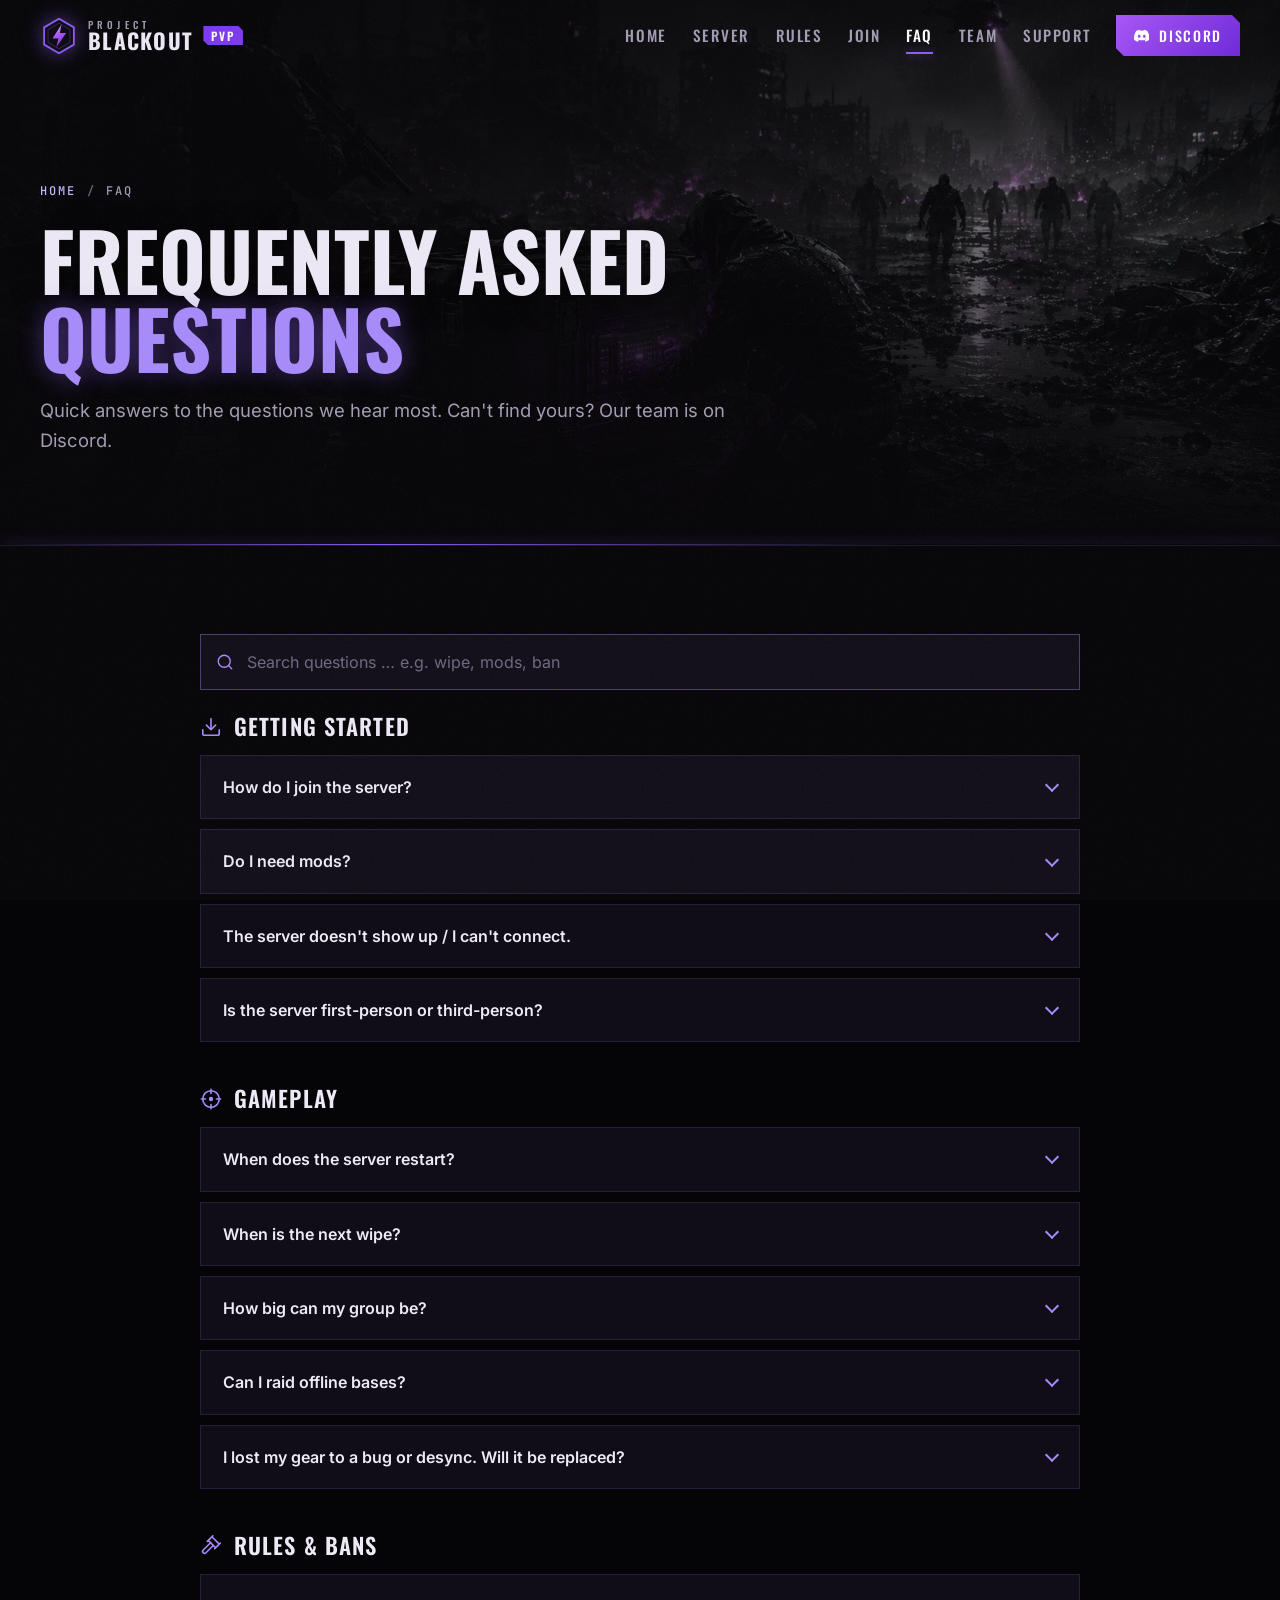
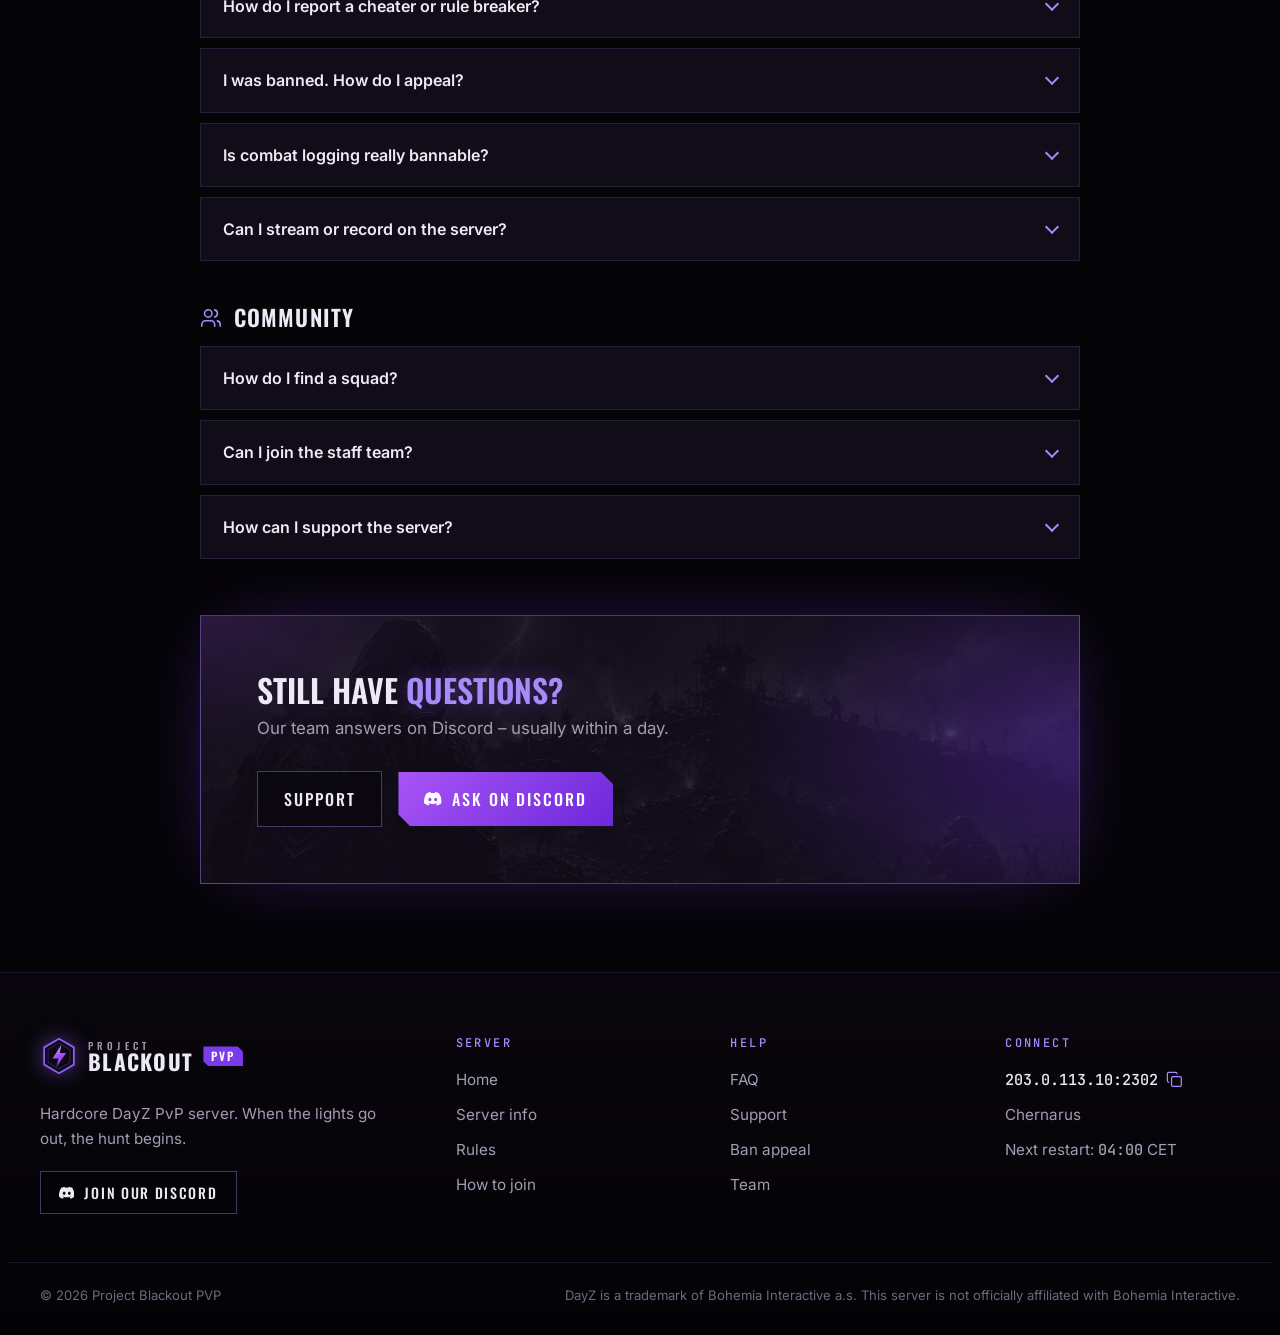
<file: faq.html>
<!doctype html>
<html lang="en">
<head>
  <meta charset="utf-8">
  <meta name="viewport" content="width=device-width, initial-scale=1">
  <title>FAQ – Project Blackout PVP</title>
  <meta name="description" content="Answers to the most common questions about the Project Blackout PVP DayZ server.">
  <meta name="theme-color" content="#050407">

  <meta property="og:type" content="website">
  <meta property="og:title" content="FAQ – Project Blackout PVP">
  <meta property="og:description" content="Answers to the most common questions about the Project Blackout PVP DayZ server.">
  <meta property="og:image" content="assets/img/fortress.webp">
  <meta name="twitter:card" content="summary_large_image">

  <link rel="icon" href="assets/img/logo.svg" type="image/svg+xml">
  <link rel="preload" href="assets/fonts/oswald-latin.woff2" as="font" type="font/woff2" crossorigin>
  <link rel="preload" href="assets/fonts/inter-latin.woff2" as="font" type="font/woff2" crossorigin>
  <link rel="stylesheet" href="assets/css/fonts.css">
  <link rel="stylesheet" href="assets/css/style.css">

  <script>document.documentElement.classList.add('js');</script>
  <script src="assets/js/config.js" defer></script>
  <script src="assets/js/main.js" defer></script>
</head>
<body class="page-faq">
  <a class="skip-link" href="#main">Skip to content</a>

  <!-- ============ NAVIGATION ============ -->
  <header class="nav" id="nav">
    <div class="container nav__inner">
      <a class="brand" href="index.html" aria-label="Project Blackout PVP – home">
        <img class="brand__logo" src="assets/img/logo.svg" alt="" width="38" height="38">
        <span class="brand__text">
          <span class="brand__small">Project</span>
          <span class="brand__big">Blackout</span>
        </span>
        <span class="tag">PVP</span>
      </a>

      <nav class="nav__menu" id="nav-menu" aria-label="Main navigation">
        <a class="nav__link" href="index.html">Home</a>
        <a class="nav__link" href="server.html">Server</a>
        <a class="nav__link" href="rules.html">Rules</a>
        <a class="nav__link" href="join.html">Join</a>
        <a class="nav__link" href="faq.html" aria-current="page">FAQ</a>
        <a class="nav__link" href="team.html">Team</a>
        <a class="nav__link" href="support.html">Support</a>
        <a class="btn btn--primary btn--sm nav__cta" href="#" data-cfg-href="discord" target="_blank" rel="noopener">
          <svg class="icon" viewBox="0 0 24 24" aria-hidden="true"><use href="#i-discord"/></svg>
          Discord
        </a>
      </nav>

      <button class="nav__toggle" type="button" aria-expanded="false" aria-controls="nav-menu" aria-label="Open menu">
        <span></span><span></span><span></span>
      </button>
    </div>
  </header>

  <main id="main">
    <section class="page-hero page-hero--crate">
      <div class="page-hero__bg" aria-hidden="true"></div>
      <div class="container page-hero__content">
        <nav class="breadcrumb" aria-label="Breadcrumb">
          <a href="index.html">Home</a><span aria-hidden="true">/</span><span aria-current="page">FAQ</span>
        </nav>
        <h1 class="page-hero__title">Frequently asked <span class="accent">questions</span></h1>
        <p class="page-hero__intro">Quick answers to the questions we hear most. Can't find yours? Our team is on Discord.</p>
      </div>
    </section>

    <!-- Example answers: adapt them to your server. -->
    <section class="section section--tight">
      <div class="container container--narrow">
        <div class="docs__toolbar">
          <label class="search search--wide">
            <svg viewBox="0 0 24 24" aria-hidden="true"><use href="#i-search"/></svg>
            <span class="sr-only">Search the FAQ</span>
            <input type="search" placeholder="Search questions … e.g. wipe, mods, ban" data-filter="#faq" autocomplete="off">
          </label>
        </div>

        <div id="faq">
          <section class="faq-group" data-filter-group>
            <h2 class="faq-group__title"><svg viewBox="0 0 24 24" aria-hidden="true"><use href="#i-download"/></svg> Getting started</h2>
            <div class="acc-list">
              <details class="acc" data-filter-item>
                <summary>How do I join the server?</summary>
                <div class="acc__body"><p>Search for “Project Blackout” in the DayZ Launcher or the DZSA Launcher, or use Direct connect with <button class="ip ip--inline" type="button" data-copy-ip title="Copy IP"><span class="ip__text" data-cfg="address">–</span><svg class="icon" viewBox="0 0 24 24" aria-hidden="true"><use href="#i-copy"/></svg></button>. The <a href="join.html">join guide</a> walks you through every step.</p></div>
              </details>
              <details class="acc" data-filter-item>
                <summary>Do I need mods?</summary>
                <div class="acc__body"><p>Any required mods are listed on the <a href="server.html">server info</a> page. The DZSA Launcher downloads and loads them automatically, so you don't have to install anything by hand.</p></div>
              </details>
              <details class="acc" data-filter-item>
                <summary>The server doesn't show up / I can't connect.</summary>
                <div class="acc__body"><p>Clear your server browser filters or use Direct connect. For mod, BattlEye and version errors, see <a href="join.html#troubleshooting">troubleshooting</a>.</p></div>
              </details>
              <details class="acc" data-filter-item>
                <summary>Is the server first-person or third-person?</summary>
                <div class="acc__body"><p>See the current settings on the <a href="server.html">server info</a> page.</p></div>
              </details>
            </div>
          </section>

          <section class="faq-group" data-filter-group>
            <h2 class="faq-group__title"><svg viewBox="0 0 24 24" aria-hidden="true"><use href="#i-crosshair"/></svg> Gameplay</h2>
            <div class="acc-list">
              <details class="acc" data-filter-item>
                <summary>When does the server restart?</summary>
                <div class="acc__body"><p>Several times a day on a fixed schedule. The <a href="server.html#restarts">server info</a> page shows the full schedule and a live countdown to the next restart. Log out somewhere safe before it hits.</p></div>
              </details>
              <details class="acc" data-filter-item>
                <summary>When is the next wipe?</summary>
                <div class="acc__body"><p>Wipes are announced on our Discord at least one week in advance. There are no surprise wipes.</p></div>
              </details>
              <details class="acc" data-filter-item>
                <summary>How big can my group be?</summary>
                <div class="acc__body"><p>Groups can have up to 6 players, and teaming with other groups isn't allowed. See <a href="rules.html#groups">rules – section 4</a>.</p></div>
              </details>
              <details class="acc" data-filter-item>
                <summary>Can I raid offline bases?</summary>
                <div class="acc__body"><p>Yes. Raiding is allowed at any time, as long as you use legitimate in-game means. See <a href="rules.html#raiding">rules – section 6</a>.</p></div>
              </details>
              <details class="acc" data-filter-item>
                <summary>I lost my gear to a bug or desync. Will it be replaced?</summary>
                <div class="acc__body"><p>Generally no – DayZ is DayZ. Exceptions are only made for proven server-side issues with video evidence. Open a <a href="support.html#bug">bug ticket</a> if you think that's the case.</p></div>
              </details>
            </div>
          </section>

          <section class="faq-group" data-filter-group>
            <h2 class="faq-group__title"><svg viewBox="0 0 24 24" aria-hidden="true"><use href="#i-gavel"/></svg> Rules &amp; bans</h2>
            <div class="acc-list">
              <details class="acc" data-filter-item>
                <summary>How do I report a cheater or rule breaker?</summary>
                <div class="acc__body"><p>Open a ticket on our Discord and include video evidence. Use the <a href="support.html#report">report template</a> – it has everything staff need.</p></div>
              </details>
              <details class="acc" data-filter-item>
                <summary>I was banned. How do I appeal?</summary>
                <div class="acc__body"><p>Open a ban appeal ticket on Discord using the <a href="support.html#appeal">appeal template</a>. Appeals are reviewed by a staff member who wasn't involved in the ban.</p></div>
              </details>
              <details class="acc" data-filter-item>
                <summary>Is combat logging really bannable?</summary>
                <div class="acc__body"><p>Yes. Logging out during or right after a fight to save your character is one of the most punished offences on the server. See <a href="rules.html#r3-2">rule 3.2</a>.</p></div>
              </details>
              <details class="acc" data-filter-item>
                <summary>Can I stream or record on the server?</summary>
                <div class="acc__body"><p>Absolutely – content creators are welcome. Stream sniping, however, is against the rules.</p></div>
              </details>
            </div>
          </section>

          <section class="faq-group" data-filter-group>
            <h2 class="faq-group__title"><svg viewBox="0 0 24 24" aria-hidden="true"><use href="#i-users"/></svg> Community</h2>
            <div class="acc-list">
              <details class="acc" data-filter-item>
                <summary>How do I find a squad?</summary>
                <div class="acc__body"><p>Join our Discord and introduce yourself – plenty of players are looking for teammates.</p></div>
              </details>
              <details class="acc" data-filter-item>
                <summary>Can I join the staff team?</summary>
                <div class="acc__body"><p>When we're recruiting, applications open on Discord. Check the requirements on the <a href="team.html#apply">team page</a>.</p></div>
              </details>
              <details class="acc" data-filter-item>
                <summary>How can I support the server?</summary>
                <div class="acc__body"><p>Play fair, bring your friends and be active in the community. That's what keeps a server alive.</p></div>
              </details>
            </div>
          </section>

          <p class="empty" data-filter-empty hidden>No questions match your search. <a href="support.html">Ask the team</a> instead.</p>
        </div>

        <div class="cta cta--small">
          <div class="cta__text">
            <h2 class="cta__title">Still have <span class="accent">questions?</span></h2>
            <p>Our team answers on Discord – usually within a day.</p>
          </div>
          <div class="cta__actions">
            <a class="btn btn--ghost" href="support.html">Support</a>
            <a class="btn btn--primary" href="#" data-cfg-href="discord" target="_blank" rel="noopener">
              <svg class="icon" viewBox="0 0 24 24" aria-hidden="true"><use href="#i-discord"/></svg>
              Ask on Discord
            </a>
          </div>
        </div>
      </div>
    </section>
  </main>

  <!-- ============ FOOTER ============ -->
  <footer class="footer">
    <div class="container footer__inner">
      <div class="footer__brand">
        <a class="brand" href="index.html" aria-label="Project Blackout PVP – home">
          <img class="brand__logo" src="assets/img/logo.svg" alt="" width="38" height="38">
          <span class="brand__text">
            <span class="brand__small">Project</span>
            <span class="brand__big">Blackout</span>
          </span>
          <span class="tag">PVP</span>
        </a>
        <p>Hardcore DayZ PvP server. When the lights go out, the hunt begins.</p>
        <a class="btn btn--ghost btn--sm" href="#" data-cfg-href="discord" target="_blank" rel="noopener">
          <svg class="icon" viewBox="0 0 24 24" aria-hidden="true"><use href="#i-discord"/></svg>
          Join our Discord
        </a>
      </div>

      <nav class="footer__col" aria-label="Server pages">
        <h3 class="footer__title">Server</h3>
        <a href="index.html">Home</a>
        <a href="server.html">Server info</a>
        <a href="rules.html">Rules</a>
        <a href="join.html">How to join</a>
      </nav>

      <nav class="footer__col" aria-label="Help pages">
        <h3 class="footer__title">Help</h3>
        <a href="faq.html">FAQ</a>
        <a href="support.html">Support</a>
        <a href="support.html#appeal">Ban appeal</a>
        <a href="team.html">Team</a>
      </nav>

      <div class="footer__col">
        <h3 class="footer__title">Connect</h3>
        <button class="ip ip--sm" type="button" data-copy-ip title="Copy IP">
          <span class="ip__text" data-cfg="address">–</span>
          <svg class="icon" viewBox="0 0 24 24" aria-hidden="true"><use href="#i-copy"/></svg>
          <span class="sr-only">copy</span>
        </button>
        <span data-cfg="map">–</span>
        <span data-requires="restartTimes" hidden>Next restart: <span class="mono" data-restart-next>–</span> <span data-restart-tz></span></span>
      </div>
    </div>

    <div class="container footer__bottom">
      <p>© <span data-year></span> Project Blackout PVP</p>
      <p>DayZ is a trademark of Bohemia Interactive a.s. This server is not officially affiliated with Bohemia Interactive.</p>
    </div>
  </footer>

  <div class="toast" role="status" aria-live="polite"></div>

  <!-- ============ ICONS ============ -->
  <svg width="0" height="0" class="sr-only" aria-hidden="true">
    <symbol id="i-discord" viewBox="0 0 24 24"><path fill="currentColor" d="M20.317 4.37a19.79 19.79 0 0 0-4.885-1.515.074.074 0 0 0-.079.037c-.21.375-.444.865-.608 1.25a18.27 18.27 0 0 0-5.487 0 12.64 12.64 0 0 0-.617-1.25.077.077 0 0 0-.079-.037A19.74 19.74 0 0 0 3.677 4.37a.07.07 0 0 0-.032.027C.533 9.046-.32 13.58.099 18.058a.082.082 0 0 0 .031.056 19.9 19.9 0 0 0 5.993 3.03.078.078 0 0 0 .084-.028c.462-.63.873-1.295 1.226-1.994a.076.076 0 0 0-.041-.106 13.1 13.1 0 0 1-1.872-.892.077.077 0 0 1-.008-.128c.126-.094.252-.192.372-.291a.074.074 0 0 1 .078-.01c3.928 1.793 8.18 1.793 12.062 0a.074.074 0 0 1 .078.009c.12.1.246.198.373.292a.077.077 0 0 1-.006.127 12.3 12.3 0 0 1-1.873.892.077.077 0 0 0-.041.107c.36.698.772 1.363 1.225 1.993a.076.076 0 0 0 .084.028 19.84 19.84 0 0 0 6.002-3.03.077.077 0 0 0 .032-.054c.5-5.177-.838-9.674-3.549-13.66a.061.061 0 0 0-.031-.03ZM8.02 15.33c-1.183 0-2.157-1.085-2.157-2.419 0-1.333.956-2.419 2.157-2.419 1.21 0 2.176 1.096 2.157 2.42 0 1.333-.956 2.418-2.157 2.418Zm7.975 0c-1.183 0-2.157-1.085-2.157-2.419 0-1.333.955-2.419 2.157-2.419 1.21 0 2.176 1.096 2.157 2.42 0 1.333-.946 2.418-2.157 2.418Z"/></symbol>
    <symbol id="i-copy" viewBox="0 0 24 24" fill="none" stroke="currentColor" stroke-width="1.75" stroke-linecap="round" stroke-linejoin="round"><rect width="14" height="14" x="8" y="8" rx="2"/><path d="M4 16c-1.1 0-2-.9-2-2V4c0-1.1.9-2 2-2h10c1.1 0 2 .9 2 2"/></symbol>
    <symbol id="i-crosshair" viewBox="0 0 24 24" fill="none" stroke="currentColor" stroke-width="1.75" stroke-linecap="round" stroke-linejoin="round"><circle cx="12" cy="12" r="9"/><circle cx="12" cy="12" r="1.5" fill="currentColor"/><path d="M12 1.5V6M12 18v4.5M1.5 12H6M18 12h4.5"/></symbol>
    <symbol id="i-users" viewBox="0 0 24 24" fill="none" stroke="currentColor" stroke-width="1.75" stroke-linecap="round" stroke-linejoin="round"><path d="M16 21v-2a4 4 0 0 0-4-4H6a4 4 0 0 0-4 4v2"/><circle cx="9" cy="7" r="4"/><path d="M22 21v-2a4 4 0 0 0-3-3.87"/><path d="M16 3.13a4 4 0 0 1 0 7.75"/></symbol>
    <symbol id="i-search" viewBox="0 0 24 24" fill="none" stroke="currentColor" stroke-width="1.75" stroke-linecap="round" stroke-linejoin="round"><circle cx="11" cy="11" r="8"/><path d="m21 21-4.3-4.3"/></symbol>
    <symbol id="i-gavel" viewBox="0 0 24 24" fill="none" stroke="currentColor" stroke-width="1.75" stroke-linecap="round" stroke-linejoin="round"><path d="m14.5 12.5-8 8a2.12 2.12 0 1 1-3-3l8-8"/><path d="m16 16 6-6M8 8l6-6M9 7l8 8M21 11l-8-8"/></symbol>
    <symbol id="i-download" viewBox="0 0 24 24" fill="none" stroke="currentColor" stroke-width="1.75" stroke-linecap="round" stroke-linejoin="round"><path d="M21 15v4a2 2 0 0 1-2 2H5a2 2 0 0 1-2-2v-4"/><path d="m7 10 5 5 5-5M12 15V3"/></symbol>
  </svg>
</body>
</html>
</file>
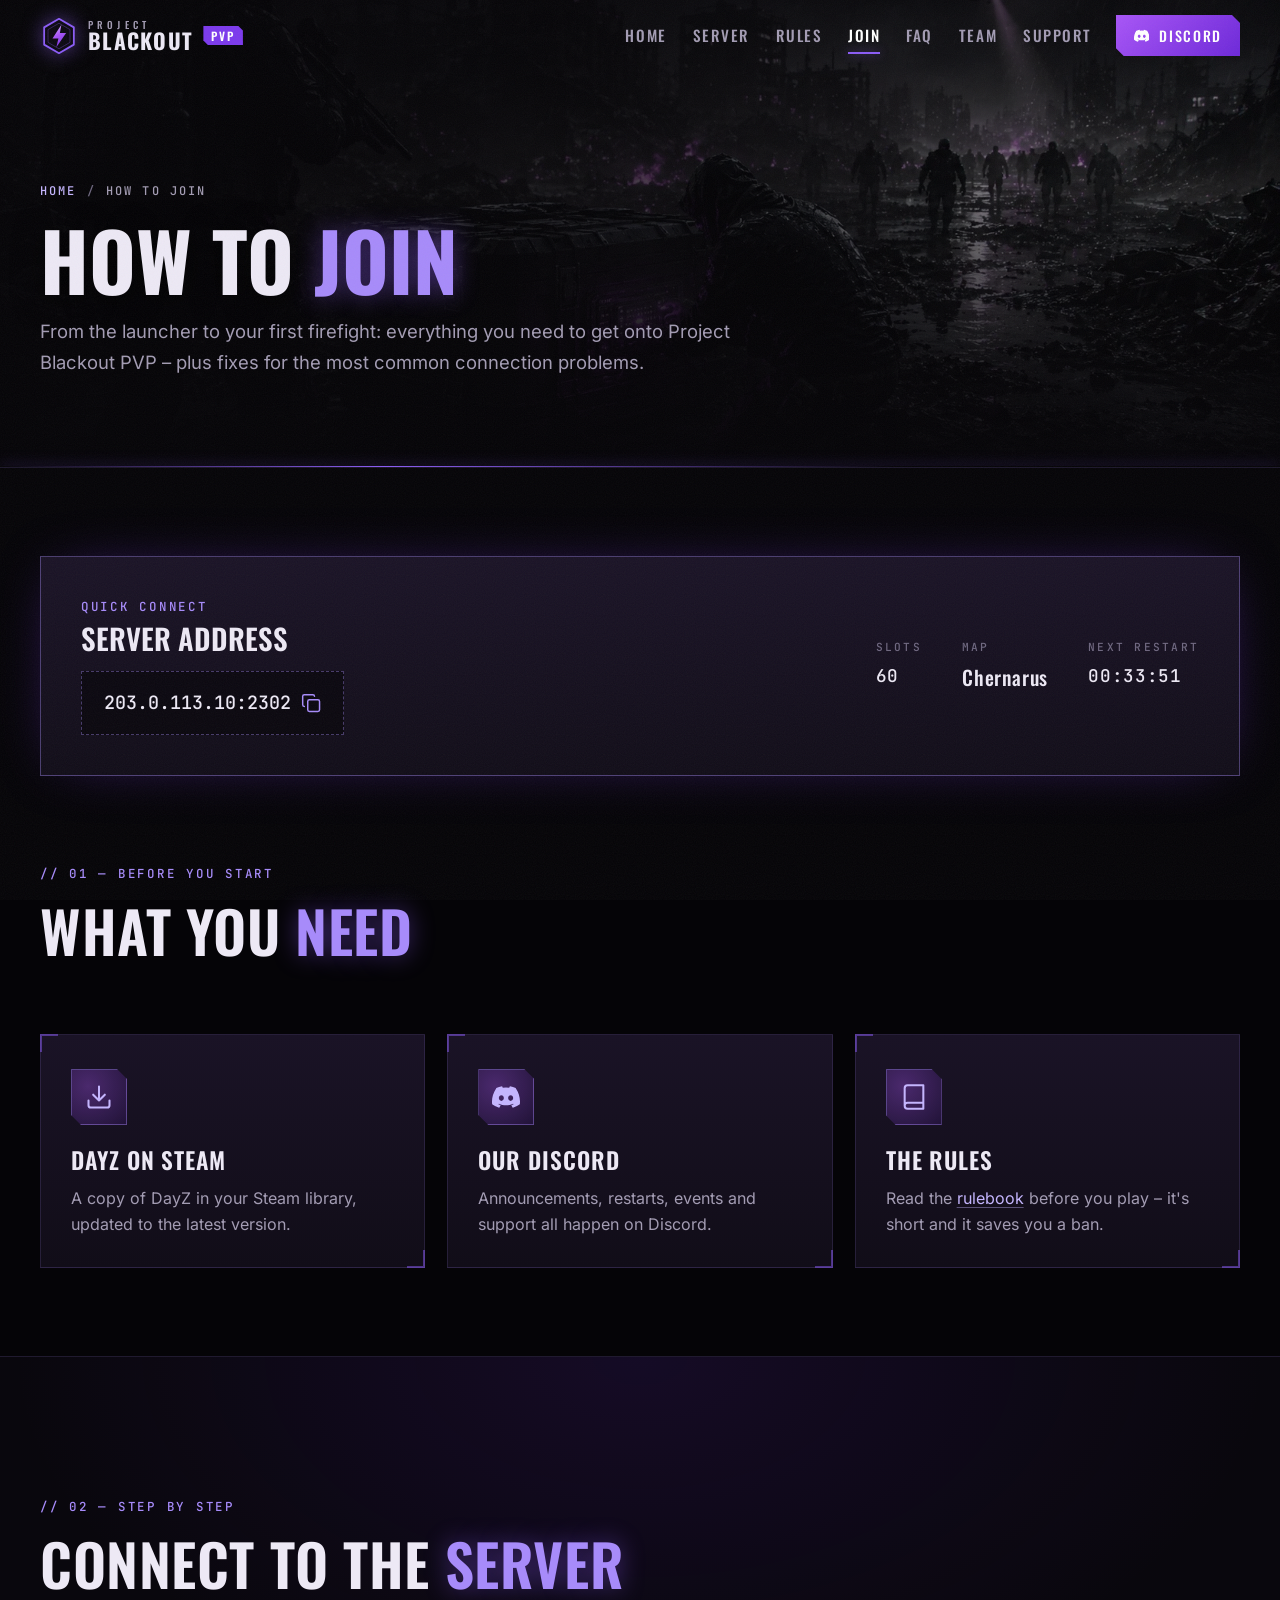
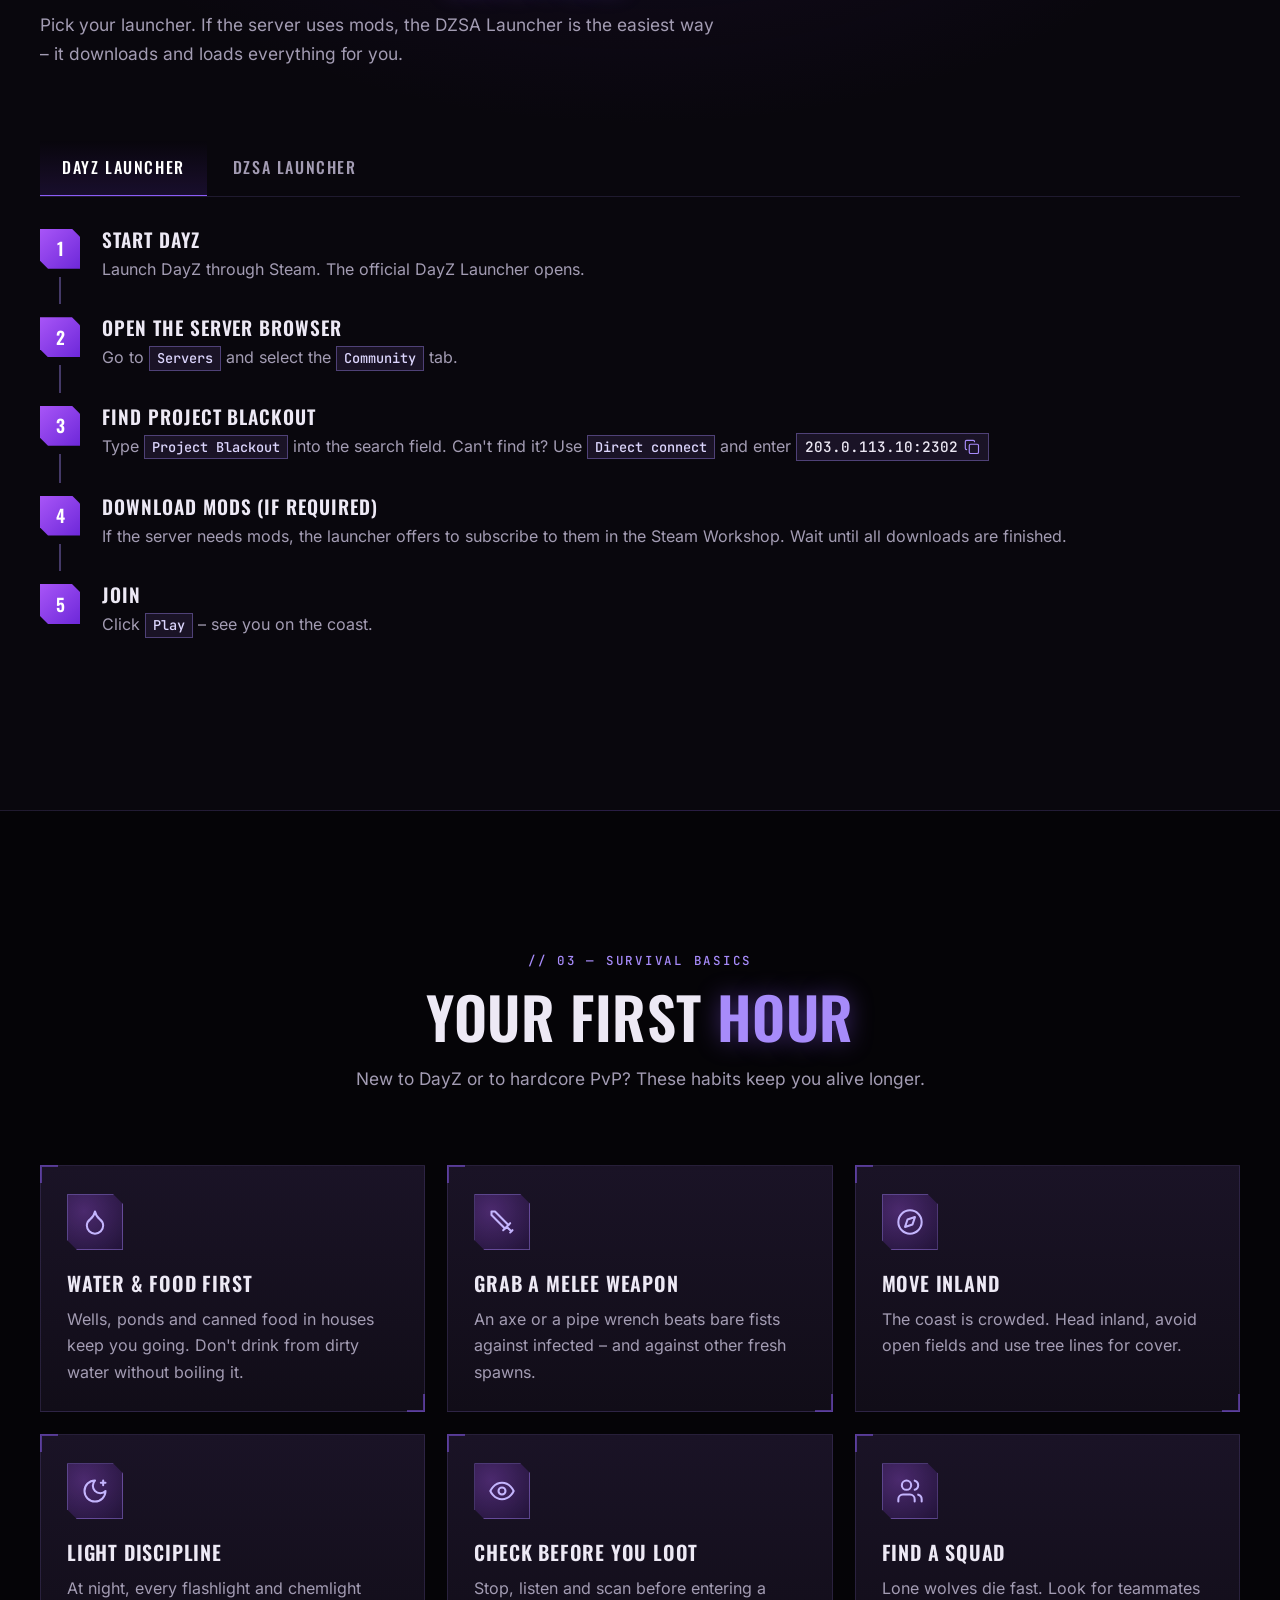
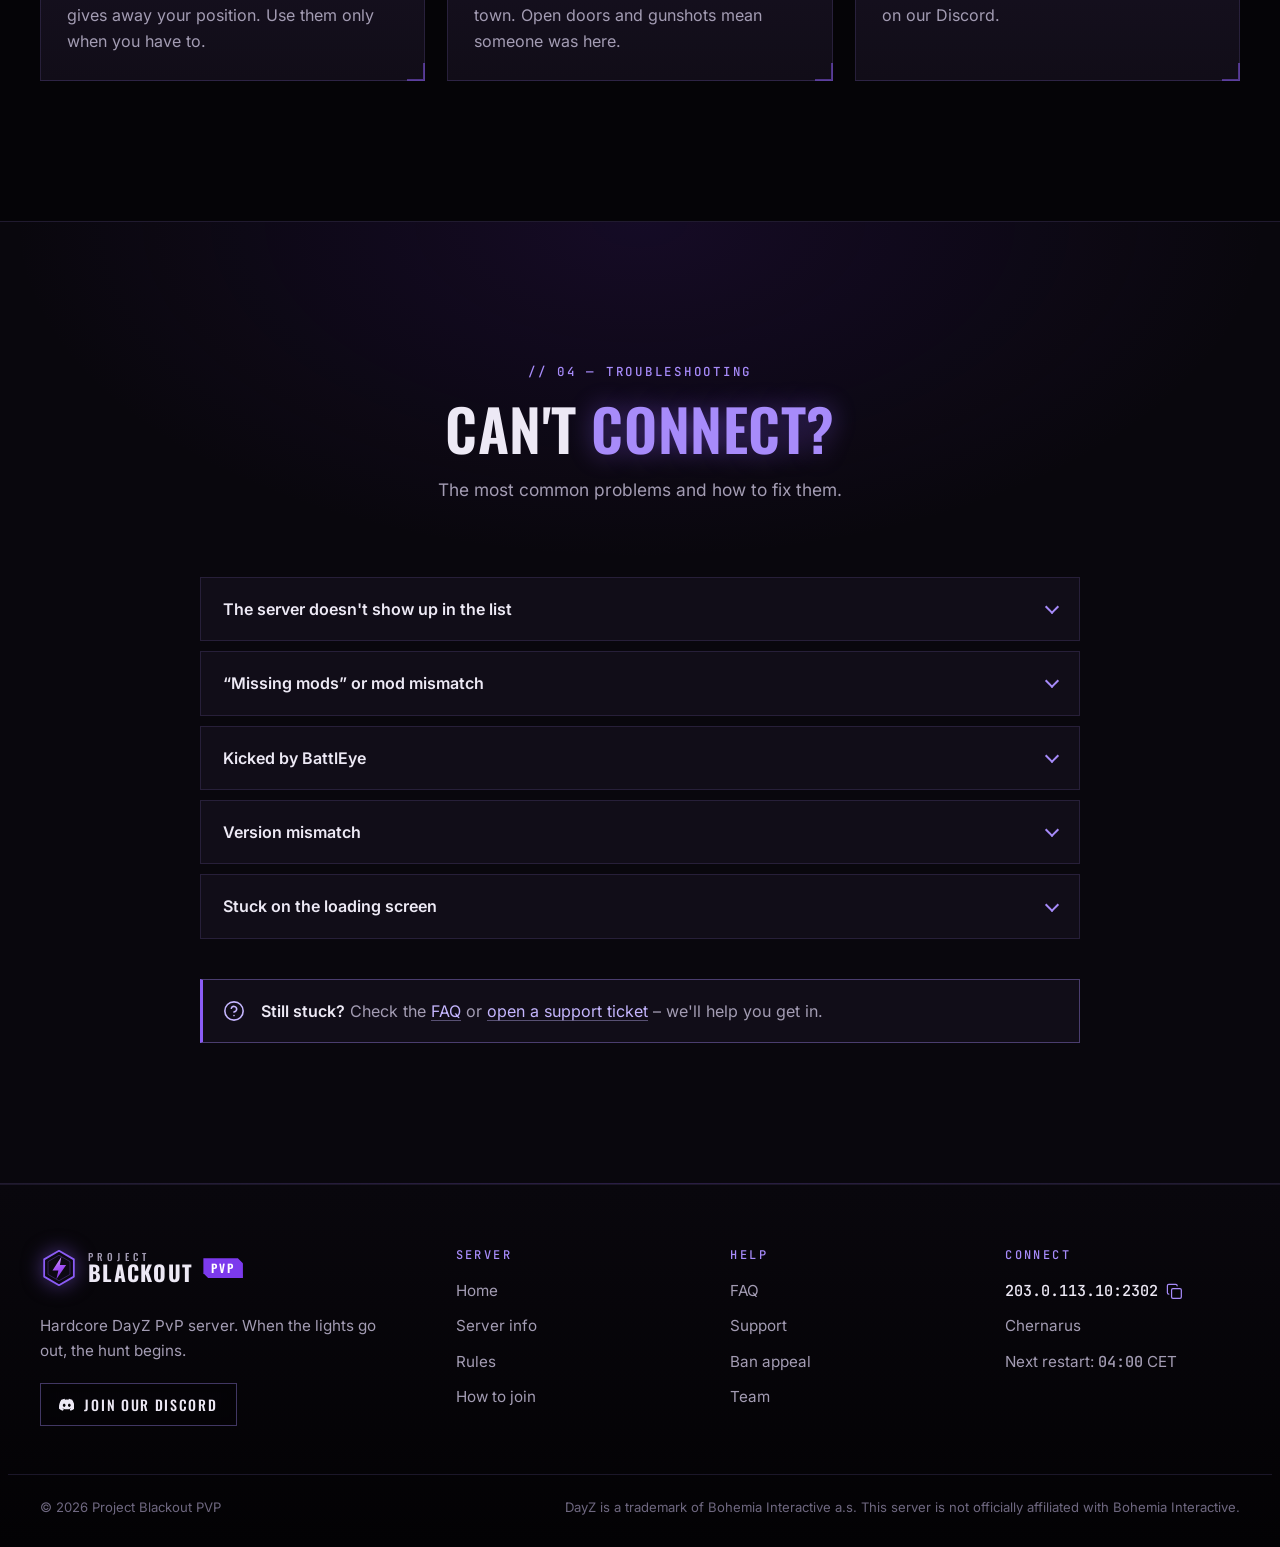
<file: join.html>
<!doctype html>
<html lang="en">
<head>
  <meta charset="utf-8">
  <meta name="viewport" content="width=device-width, initial-scale=1">
  <title>How to Join – Project Blackout PVP</title>
  <meta name="description" content="Step-by-step guide to joining the Project Blackout PVP DayZ server, plus tips for your first hour and troubleshooting.">
  <meta name="theme-color" content="#050407">

  <meta property="og:type" content="website">
  <meta property="og:title" content="How to Join – Project Blackout PVP">
  <meta property="og:description" content="Step-by-step guide to joining the Project Blackout PVP DayZ server, plus tips for your first hour and troubleshooting.">
  <meta property="og:image" content="assets/img/fortress.webp">
  <meta name="twitter:card" content="summary_large_image">

  <link rel="icon" href="assets/img/logo.svg" type="image/svg+xml">
  <link rel="preload" href="assets/fonts/oswald-latin.woff2" as="font" type="font/woff2" crossorigin>
  <link rel="preload" href="assets/fonts/inter-latin.woff2" as="font" type="font/woff2" crossorigin>
  <link rel="stylesheet" href="assets/css/fonts.css">
  <link rel="stylesheet" href="assets/css/style.css">

  <script>document.documentElement.classList.add('js');</script>
  <script src="assets/js/config.js" defer></script>
  <script src="assets/js/main.js" defer></script>
</head>
<body class="page-join">
  <a class="skip-link" href="#main">Skip to content</a>

  <!-- ============ NAVIGATION ============ -->
  <header class="nav" id="nav">
    <div class="container nav__inner">
      <a class="brand" href="index.html" aria-label="Project Blackout PVP – home">
        <img class="brand__logo" src="assets/img/logo.svg" alt="" width="38" height="38">
        <span class="brand__text">
          <span class="brand__small">Project</span>
          <span class="brand__big">Blackout</span>
        </span>
        <span class="tag">PVP</span>
      </a>

      <nav class="nav__menu" id="nav-menu" aria-label="Main navigation">
        <a class="nav__link" href="index.html">Home</a>
        <a class="nav__link" href="server.html">Server</a>
        <a class="nav__link" href="rules.html">Rules</a>
        <a class="nav__link" href="join.html" aria-current="page">Join</a>
        <a class="nav__link" href="faq.html">FAQ</a>
        <a class="nav__link" href="team.html">Team</a>
        <a class="nav__link" href="support.html">Support</a>
        <a class="btn btn--primary btn--sm nav__cta" href="#" data-cfg-href="discord" target="_blank" rel="noopener">
          <svg class="icon" viewBox="0 0 24 24" aria-hidden="true"><use href="#i-discord"/></svg>
          Discord
        </a>
      </nav>

      <button class="nav__toggle" type="button" aria-expanded="false" aria-controls="nav-menu" aria-label="Open menu">
        <span></span><span></span><span></span>
      </button>
    </div>
  </header>

  <main id="main">
    <section class="page-hero page-hero--crate">
      <div class="page-hero__bg" aria-hidden="true"></div>
      <div class="container page-hero__content">
        <nav class="breadcrumb" aria-label="Breadcrumb">
          <a href="index.html">Home</a><span aria-hidden="true">/</span><span aria-current="page">How to join</span>
        </nav>
        <h1 class="page-hero__title">How to <span class="accent">join</span></h1>
        <p class="page-hero__intro">From the launcher to your first firefight: everything you need to get onto Project Blackout PVP – plus fixes for the most common connection problems.</p>
      </div>
    </section>

    <!-- ============ QUICK CONNECT ============ -->
    <section class="section section--tight">
      <div class="container">
        <div class="connect reveal">
          <div class="connect__main">
            <p class="eyebrow">Quick connect</p>
            <h2 class="connect__title">Server address</h2>
            <button class="ip ip--lg" type="button" data-copy-ip title="Copy IP">
              <span class="ip__text" data-cfg="address">–</span>
              <svg class="icon" viewBox="0 0 24 24" aria-hidden="true"><use href="#i-copy"/></svg>
              <span class="sr-only">copy</span>
            </button>
          </div>
          <dl class="connect__facts">
            <div data-requires="battlemetricsId" hidden>
              <dt>Status</dt>
              <dd><span class="dot" data-status-dot></span> <span data-status-text>Checking …</span></dd>
            </div>
            <div><dt data-players-label>Slots</dt><dd class="mono" data-players>–</dd></div>
            <div><dt>Map</dt><dd data-cfg="map">–</dd></div>
            <div data-requires="restartTimes" hidden><dt>Next restart</dt><dd class="mono" data-restart-countdown>--:--:--</dd></div>
          </dl>
        </div>
      </div>
    </section>

    <!-- ============ REQUIREMENTS ============ -->
    <section class="section section--tight section--flush-top">
      <div class="container">
        <header class="section__head section__head--left reveal">
          <p class="eyebrow">// 01 — Before you start</p>
          <h2 class="h2">What you <span class="accent">need</span></h2>
        </header>

        <div class="features">
          <div class="card reveal">
            <div class="card__icon"><svg viewBox="0 0 24 24" aria-hidden="true"><use href="#i-download"/></svg></div>
            <h3 class="card__title">DayZ on Steam</h3>
            <p>A copy of DayZ in your Steam library, updated to the latest version.</p>
          </div>
          <div class="card reveal">
            <div class="card__icon"><svg viewBox="0 0 24 24" aria-hidden="true"><use href="#i-discord"/></svg></div>
            <h3 class="card__title">Our Discord</h3>
            <p>Announcements, restarts, events and support all happen on Discord.</p>
          </div>
          <div class="card reveal">
            <div class="card__icon"><svg viewBox="0 0 24 24" aria-hidden="true"><use href="#i-book"/></svg></div>
            <h3 class="card__title">The rules</h3>
            <p>Read the <a href="rules.html">rulebook</a> before you play – it's short and it saves you a ban.</p>
          </div>
        </div>

        <div class="mods reveal" data-requires="mods" hidden>
          <h3 class="mods__title"><svg class="icon" viewBox="0 0 24 24" aria-hidden="true"><use href="#i-package"/></svg> Required mods</h3>
          <p>The launcher downloads these automatically. If something goes wrong, you can subscribe to them manually in the Steam Workshop.</p>
          <ul class="mods__list" data-mods-list></ul>
        </div>
      </div>
    </section>

    <!-- ============ LAUNCHER GUIDE ============ -->
    <section class="section section--alt">
      <div class="container">
        <header class="section__head section__head--left reveal">
          <p class="eyebrow">// 02 — Step by step</p>
          <h2 class="h2">Connect to the <span class="accent">server</span></h2>
          <p class="section__sub">Pick your launcher. If the server uses mods, the DZSA Launcher is the easiest way – it downloads and loads everything for you.</p>
        </header>

        <div class="tabs reveal" data-tabs>
          <div class="tabs__list" role="tablist" aria-label="Launcher">
            <button class="tabs__tab" type="button" role="tab" id="tab-official" aria-controls="panel-official" aria-selected="true">DayZ Launcher</button>
            <button class="tabs__tab" type="button" role="tab" id="tab-dzsa" aria-controls="panel-dzsa" aria-selected="false">DZSA Launcher</button>
          </div>

          <div class="tabs__panel" role="tabpanel" id="panel-official" aria-labelledby="tab-official" tabindex="0">
            <ol class="guide">
              <li>
                <h3>Start DayZ</h3>
                <p>Launch DayZ through Steam. The official DayZ Launcher opens.</p>
              </li>
              <li>
                <h3>Open the server browser</h3>
                <p>Go to <span class="ui">Servers</span> and select the <span class="ui">Community</span> tab.</p>
              </li>
              <li>
                <h3>Find Project Blackout</h3>
                <p>Type <span class="ui">Project Blackout</span> into the search field. Can't find it? Use <span class="ui">Direct connect</span> and enter <button class="ip ip--inline" type="button" data-copy-ip title="Copy IP"><span class="ip__text" data-cfg="address">–</span><svg class="icon" viewBox="0 0 24 24" aria-hidden="true"><use href="#i-copy"/></svg></button></p>
              </li>
              <li>
                <h3>Download mods (if required)</h3>
                <p>If the server needs mods, the launcher offers to subscribe to them in the Steam Workshop. Wait until all downloads are finished.</p>
              </li>
              <li>
                <h3>Join</h3>
                <p>Click <span class="ui">Play</span> – see you on the coast.</p>
              </li>
            </ol>
          </div>

          <div class="tabs__panel" role="tabpanel" id="panel-dzsa" aria-labelledby="tab-dzsa" tabindex="0">
            <ol class="guide">
              <li>
                <h3>Install the DZSA Launcher</h3>
                <p>Download it for free from <a href="https://dayzsalauncher.com" target="_blank" rel="noopener">dayzsalauncher.com</a> and install it.</p>
              </li>
              <li>
                <h3>Start the launcher</h3>
                <p>It finds your DayZ installation automatically. Make sure Steam is running.</p>
              </li>
              <li>
                <h3>Search for the server</h3>
                <p>Enter <span class="ui">Project Blackout</span> in the search bar of the server list.</p>
              </li>
              <li>
                <h3>Play</h3>
                <p>Click <span class="ui">Play</span>. Missing mods are downloaded and loaded automatically – the first start can take a few minutes.</p>
              </li>
            </ol>
          </div>
        </div>
      </div>
    </section>

    <!-- ============ FIRST HOUR ============ -->
    <section class="section">
      <div class="container">
        <header class="section__head reveal">
          <p class="eyebrow">// 03 — Survival basics</p>
          <h2 class="h2">Your first <span class="accent">hour</span></h2>
          <p class="section__sub">New to DayZ or to hardcore PvP? These habits keep you alive longer.</p>
        </header>

        <div class="features features--compact">
          <article class="card reveal">
            <div class="card__icon"><svg viewBox="0 0 24 24" aria-hidden="true"><use href="#i-droplet"/></svg></div>
            <h3 class="card__title">Water &amp; food first</h3>
            <p>Wells, ponds and canned food in houses keep you going. Don't drink from dirty water without boiling it.</p>
          </article>
          <article class="card reveal">
            <div class="card__icon"><svg viewBox="0 0 24 24" aria-hidden="true"><use href="#i-knife"/></svg></div>
            <h3 class="card__title">Grab a melee weapon</h3>
            <p>An axe or a pipe wrench beats bare fists against infected – and against other fresh spawns.</p>
          </article>
          <article class="card reveal">
            <div class="card__icon"><svg viewBox="0 0 24 24" aria-hidden="true"><use href="#i-compass"/></svg></div>
            <h3 class="card__title">Move inland</h3>
            <p>The coast is crowded. Head inland, avoid open fields and use tree lines for cover.</p>
          </article>
          <article class="card reveal">
            <div class="card__icon"><svg viewBox="0 0 24 24" aria-hidden="true"><use href="#i-moon"/></svg></div>
            <h3 class="card__title">Light discipline</h3>
            <p>At night, every flashlight and chemlight gives away your position. Use them only when you have to.</p>
          </article>
          <article class="card reveal">
            <div class="card__icon"><svg viewBox="0 0 24 24" aria-hidden="true"><use href="#i-eye"/></svg></div>
            <h3 class="card__title">Check before you loot</h3>
            <p>Stop, listen and scan before entering a town. Open doors and gunshots mean someone was here.</p>
          </article>
          <article class="card reveal">
            <div class="card__icon"><svg viewBox="0 0 24 24" aria-hidden="true"><use href="#i-users"/></svg></div>
            <h3 class="card__title">Find a squad</h3>
            <p>Lone wolves die fast. Look for teammates on our Discord.</p>
          </article>
        </div>
      </div>
    </section>

    <!-- ============ TROUBLESHOOTING ============ -->
    <section class="section section--alt" id="troubleshooting">
      <div class="container container--narrow">
        <header class="section__head reveal">
          <p class="eyebrow">// 04 — Troubleshooting</p>
          <h2 class="h2">Can't <span class="accent">connect?</span></h2>
          <p class="section__sub">The most common problems and how to fix them.</p>
        </header>

        <div class="acc-list">
          <details class="acc reveal">
            <summary>The server doesn't show up in the list</summary>
            <div class="acc__body">
              <p>Clear all filters in the server browser (ping, version, “show full servers”) and search again. If it still doesn't appear, use <strong>Direct connect</strong> with the server IP. The server might also be restarting – check the <a href="server.html#restarts">restart schedule</a>.</p>
            </div>
          </details>
          <details class="acc reveal">
            <summary>“Missing mods” or mod mismatch</summary>
            <div class="acc__body">
              <p>Use the DZSA Launcher, or let the official launcher download the mods. If the error persists, unsubscribe from the affected mod in the Steam Workshop, subscribe again and wait until Steam has finished downloading.</p>
            </div>
          </details>
          <details class="acc reveal">
            <summary>Kicked by BattlEye</summary>
            <div class="acc__body">
              <p>Restart Steam and DayZ. If that doesn't help, verify your game files: <span class="ui">Steam → DayZ → Properties → Installed Files → Verify integrity of game files</span>. This also repairs BattlEye. Close overlay or macro software that BattlEye might flag.</p>
            </div>
          </details>
          <details class="acc reveal">
            <summary>Version mismatch</summary>
            <div class="acc__body">
              <p>Update DayZ through Steam. After big game updates the server may need some time to update too – watch Discord for announcements.</p>
            </div>
          </details>
          <details class="acc reveal">
            <summary>Stuck on the loading screen</summary>
            <div class="acc__body">
              <p>Verify your game files and give it a moment – the first join after a restart takes longer. Installing DayZ on an SSD speeds up loading considerably.</p>
            </div>
          </details>
        </div>

        <div class="callout callout--soft reveal">
          <svg viewBox="0 0 24 24" aria-hidden="true"><use href="#i-help"/></svg>
          <div>
            <p><strong>Still stuck?</strong> Check the <a href="faq.html">FAQ</a> or <a href="support.html">open a support ticket</a> – we'll help you get in.</p>
          </div>
        </div>
      </div>
    </section>
  </main>

  <!-- ============ FOOTER ============ -->
  <footer class="footer">
    <div class="container footer__inner">
      <div class="footer__brand">
        <a class="brand" href="index.html" aria-label="Project Blackout PVP – home">
          <img class="brand__logo" src="assets/img/logo.svg" alt="" width="38" height="38">
          <span class="brand__text">
            <span class="brand__small">Project</span>
            <span class="brand__big">Blackout</span>
          </span>
          <span class="tag">PVP</span>
        </a>
        <p>Hardcore DayZ PvP server. When the lights go out, the hunt begins.</p>
        <a class="btn btn--ghost btn--sm" href="#" data-cfg-href="discord" target="_blank" rel="noopener">
          <svg class="icon" viewBox="0 0 24 24" aria-hidden="true"><use href="#i-discord"/></svg>
          Join our Discord
        </a>
      </div>

      <nav class="footer__col" aria-label="Server pages">
        <h3 class="footer__title">Server</h3>
        <a href="index.html">Home</a>
        <a href="server.html">Server info</a>
        <a href="rules.html">Rules</a>
        <a href="join.html">How to join</a>
      </nav>

      <nav class="footer__col" aria-label="Help pages">
        <h3 class="footer__title">Help</h3>
        <a href="faq.html">FAQ</a>
        <a href="support.html">Support</a>
        <a href="support.html#appeal">Ban appeal</a>
        <a href="team.html">Team</a>
      </nav>

      <div class="footer__col">
        <h3 class="footer__title">Connect</h3>
        <button class="ip ip--sm" type="button" data-copy-ip title="Copy IP">
          <span class="ip__text" data-cfg="address">–</span>
          <svg class="icon" viewBox="0 0 24 24" aria-hidden="true"><use href="#i-copy"/></svg>
          <span class="sr-only">copy</span>
        </button>
        <span data-cfg="map">–</span>
        <span data-requires="restartTimes" hidden>Next restart: <span class="mono" data-restart-next>–</span> <span data-restart-tz></span></span>
      </div>
    </div>

    <div class="container footer__bottom">
      <p>© <span data-year></span> Project Blackout PVP</p>
      <p>DayZ is a trademark of Bohemia Interactive a.s. This server is not officially affiliated with Bohemia Interactive.</p>
    </div>
  </footer>

  <div class="toast" role="status" aria-live="polite"></div>

  <!-- ============ ICONS ============ -->
  <svg width="0" height="0" class="sr-only" aria-hidden="true">
    <symbol id="i-discord" viewBox="0 0 24 24"><path fill="currentColor" d="M20.317 4.37a19.79 19.79 0 0 0-4.885-1.515.074.074 0 0 0-.079.037c-.21.375-.444.865-.608 1.25a18.27 18.27 0 0 0-5.487 0 12.64 12.64 0 0 0-.617-1.25.077.077 0 0 0-.079-.037A19.74 19.74 0 0 0 3.677 4.37a.07.07 0 0 0-.032.027C.533 9.046-.32 13.58.099 18.058a.082.082 0 0 0 .031.056 19.9 19.9 0 0 0 5.993 3.03.078.078 0 0 0 .084-.028c.462-.63.873-1.295 1.226-1.994a.076.076 0 0 0-.041-.106 13.1 13.1 0 0 1-1.872-.892.077.077 0 0 1-.008-.128c.126-.094.252-.192.372-.291a.074.074 0 0 1 .078-.01c3.928 1.793 8.18 1.793 12.062 0a.074.074 0 0 1 .078.009c.12.1.246.198.373.292a.077.077 0 0 1-.006.127 12.3 12.3 0 0 1-1.873.892.077.077 0 0 0-.041.107c.36.698.772 1.363 1.225 1.993a.076.076 0 0 0 .084.028 19.84 19.84 0 0 0 6.002-3.03.077.077 0 0 0 .032-.054c.5-5.177-.838-9.674-3.549-13.66a.061.061 0 0 0-.031-.03ZM8.02 15.33c-1.183 0-2.157-1.085-2.157-2.419 0-1.333.956-2.419 2.157-2.419 1.21 0 2.176 1.096 2.157 2.42 0 1.333-.956 2.418-2.157 2.418Zm7.975 0c-1.183 0-2.157-1.085-2.157-2.419 0-1.333.955-2.419 2.157-2.419 1.21 0 2.176 1.096 2.157 2.42 0 1.333-.946 2.418-2.157 2.418Z"/></symbol>
    <symbol id="i-copy" viewBox="0 0 24 24" fill="none" stroke="currentColor" stroke-width="1.75" stroke-linecap="round" stroke-linejoin="round"><rect width="14" height="14" x="8" y="8" rx="2"/><path d="M4 16c-1.1 0-2-.9-2-2V4c0-1.1.9-2 2-2h10c1.1 0 2 .9 2 2"/></symbol>
    <symbol id="i-package" viewBox="0 0 24 24" fill="none" stroke="currentColor" stroke-width="1.75" stroke-linecap="round" stroke-linejoin="round"><path d="m7.5 4.27 9 5.15"/><path d="M21 8a2 2 0 0 0-1-1.73l-7-4a2 2 0 0 0-2 0l-7 4A2 2 0 0 0 3 8v8a2 2 0 0 0 1 1.73l7 4a2 2 0 0 0 2 0l7-4A2 2 0 0 0 21 16Z"/><path d="m3.3 7 8.7 5 8.7-5"/><path d="M12 22V12"/></symbol>
    <symbol id="i-moon" viewBox="0 0 24 24" fill="none" stroke="currentColor" stroke-width="1.75" stroke-linecap="round" stroke-linejoin="round"><path d="M12 3a6 6 0 0 0 9 9 9 9 0 1 1-9-9Z"/><path d="M19 3v4M21 5h-4"/></symbol>
    <symbol id="i-users" viewBox="0 0 24 24" fill="none" stroke="currentColor" stroke-width="1.75" stroke-linecap="round" stroke-linejoin="round"><path d="M16 21v-2a4 4 0 0 0-4-4H6a4 4 0 0 0-4 4v2"/><circle cx="9" cy="7" r="4"/><path d="M22 21v-2a4 4 0 0 0-3-3.87"/><path d="M16 3.13a4 4 0 0 1 0 7.75"/></symbol>
    <symbol id="i-help" viewBox="0 0 24 24" fill="none" stroke="currentColor" stroke-width="1.75" stroke-linecap="round" stroke-linejoin="round"><circle cx="12" cy="12" r="10"/><path d="M9.09 9a3 3 0 0 1 5.83 1c0 2-3 3-3 3M12 17h.01"/></symbol>
    <symbol id="i-download" viewBox="0 0 24 24" fill="none" stroke="currentColor" stroke-width="1.75" stroke-linecap="round" stroke-linejoin="round"><path d="M21 15v4a2 2 0 0 1-2 2H5a2 2 0 0 1-2-2v-4"/><path d="m7 10 5 5 5-5M12 15V3"/></symbol>
    <symbol id="i-book" viewBox="0 0 24 24" fill="none" stroke="currentColor" stroke-width="1.75" stroke-linecap="round" stroke-linejoin="round"><path d="M4 19.5v-15A2.5 2.5 0 0 1 6.5 2H20v20H6.5a2.5 2.5 0 0 1 0-5H20"/></symbol>
    <symbol id="i-droplet" viewBox="0 0 24 24" fill="none" stroke="currentColor" stroke-width="1.75" stroke-linecap="round" stroke-linejoin="round"><path d="M12 22a7 7 0 0 0 7-7c0-2-1-3.9-3-5.5s-3.5-4-4-6.5c-.5 2.5-2 4.9-4 6.5C6 11.1 5 13 5 15a7 7 0 0 0 7 7z"/></symbol>
    <symbol id="i-knife" viewBox="0 0 24 24" fill="none" stroke="currentColor" stroke-width="1.75" stroke-linecap="round" stroke-linejoin="round"><path d="M14.5 17.5 3 6V3h3l11.5 11.5"/><path d="m13 19 6-6M16 16l4 4M19 21l2-2"/></symbol>
    <symbol id="i-eye" viewBox="0 0 24 24" fill="none" stroke="currentColor" stroke-width="1.75" stroke-linecap="round" stroke-linejoin="round"><path d="M2 12s3-7 10-7 10 7 10 7-3 7-10 7-10-7-10-7Z"/><circle cx="12" cy="12" r="3"/></symbol>
    <symbol id="i-compass" viewBox="0 0 24 24" fill="none" stroke="currentColor" stroke-width="1.75" stroke-linecap="round" stroke-linejoin="round"><circle cx="12" cy="12" r="10"/><path d="m16.24 7.76-2.12 6.36-6.36 2.12 2.12-6.36 6.36-2.12z"/></symbol>
  </svg>
</body>
</html>
</file>
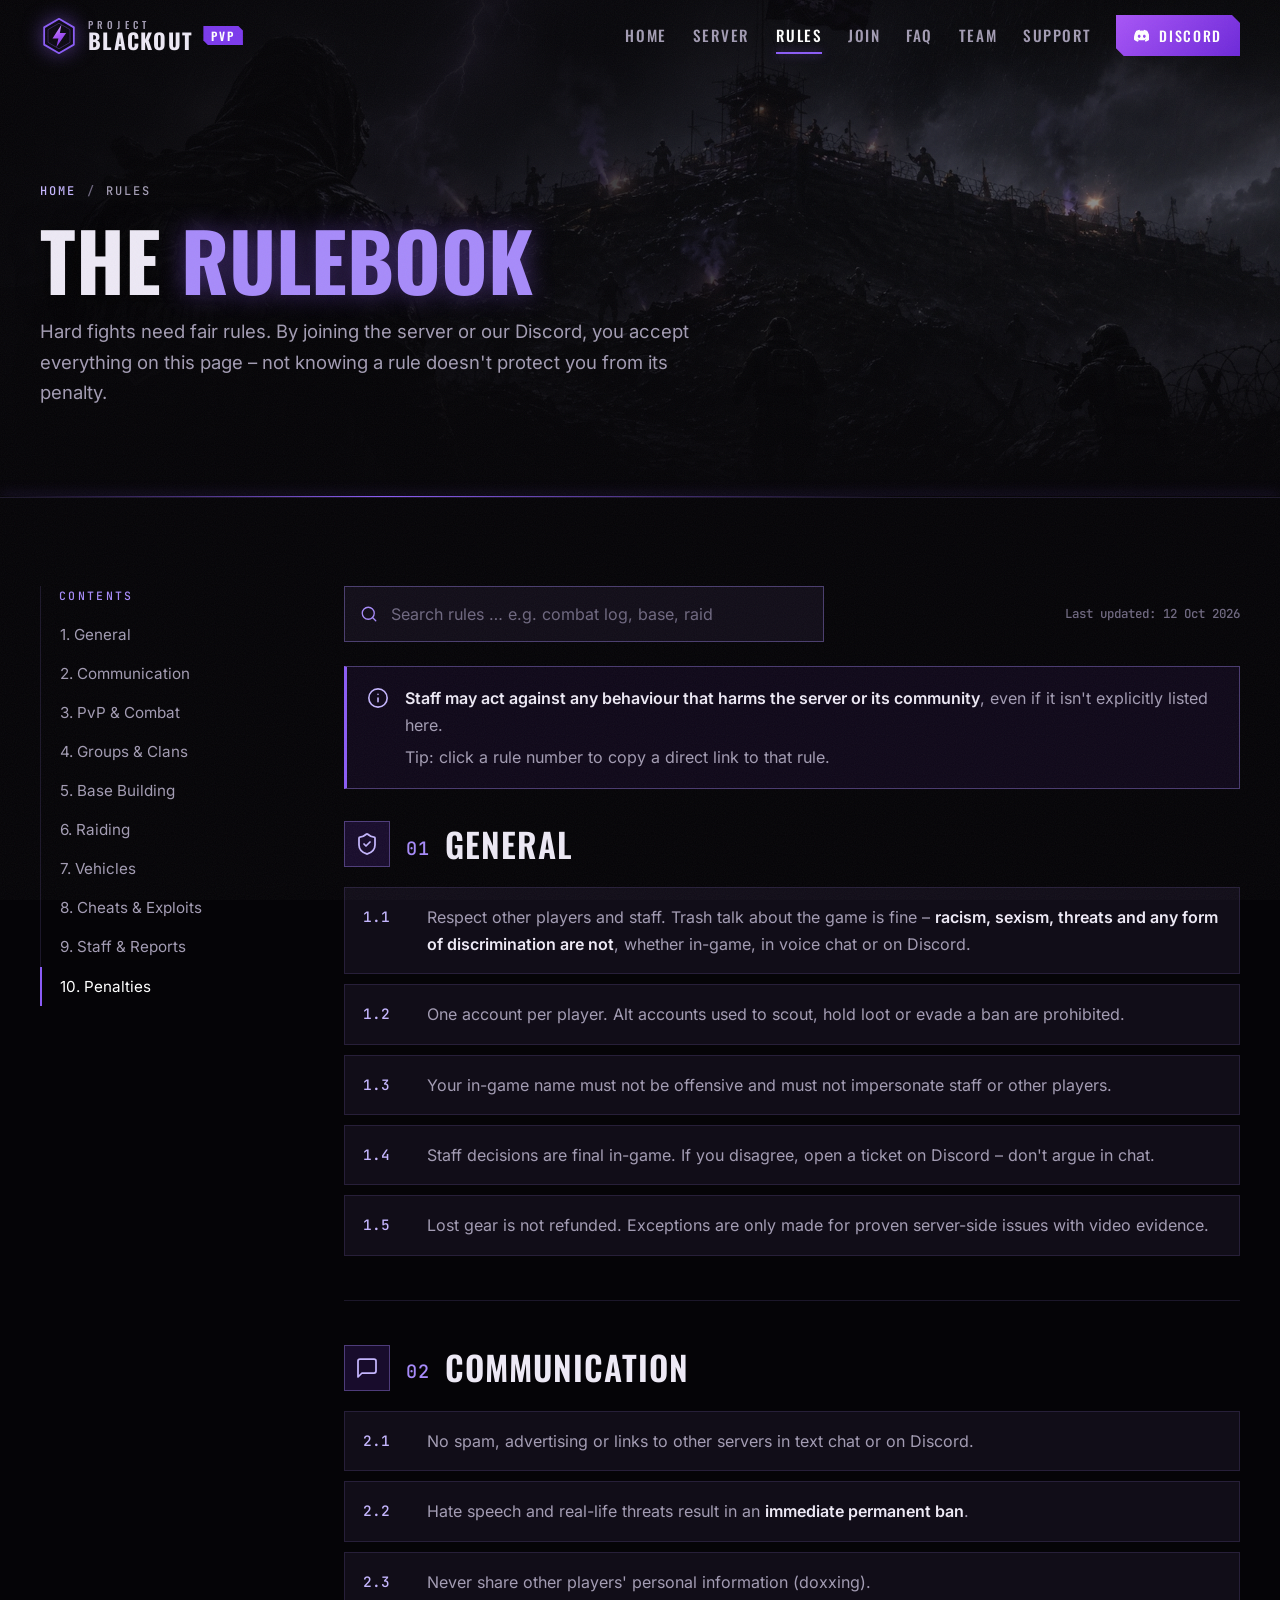
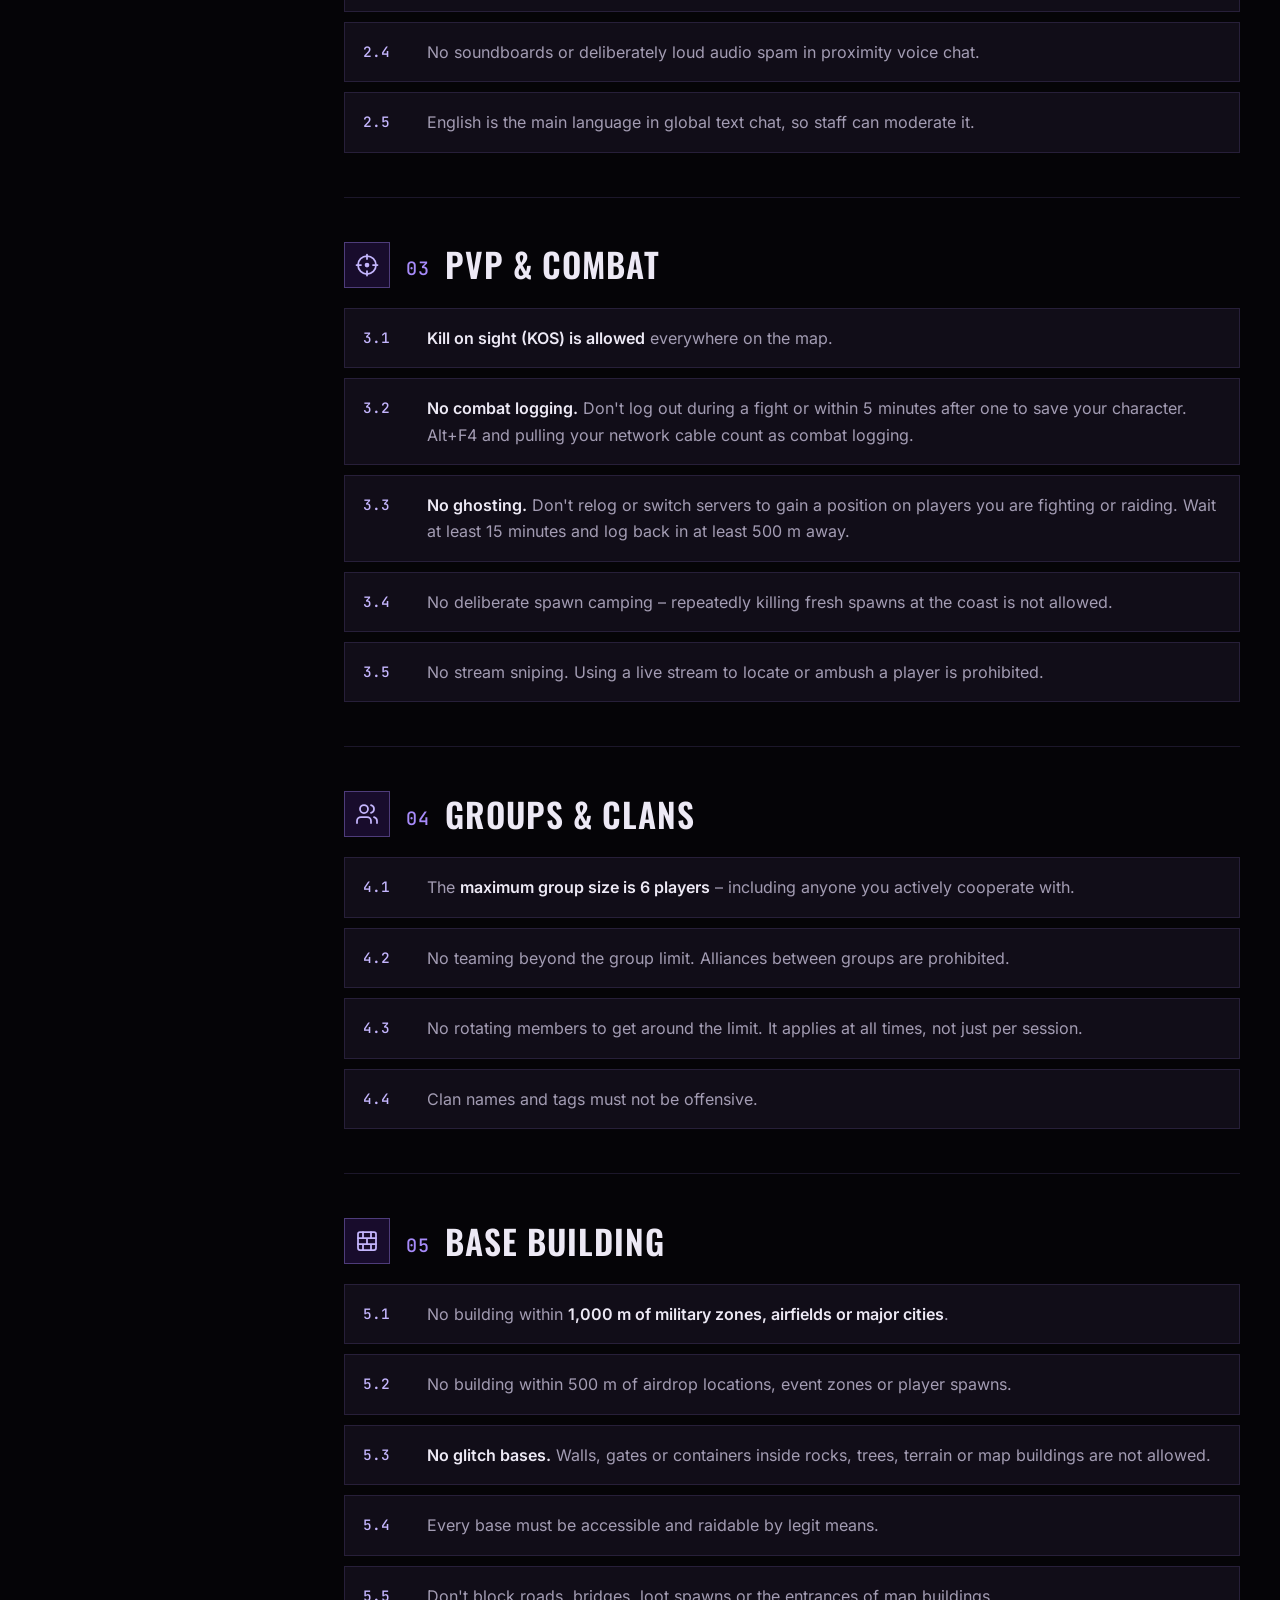
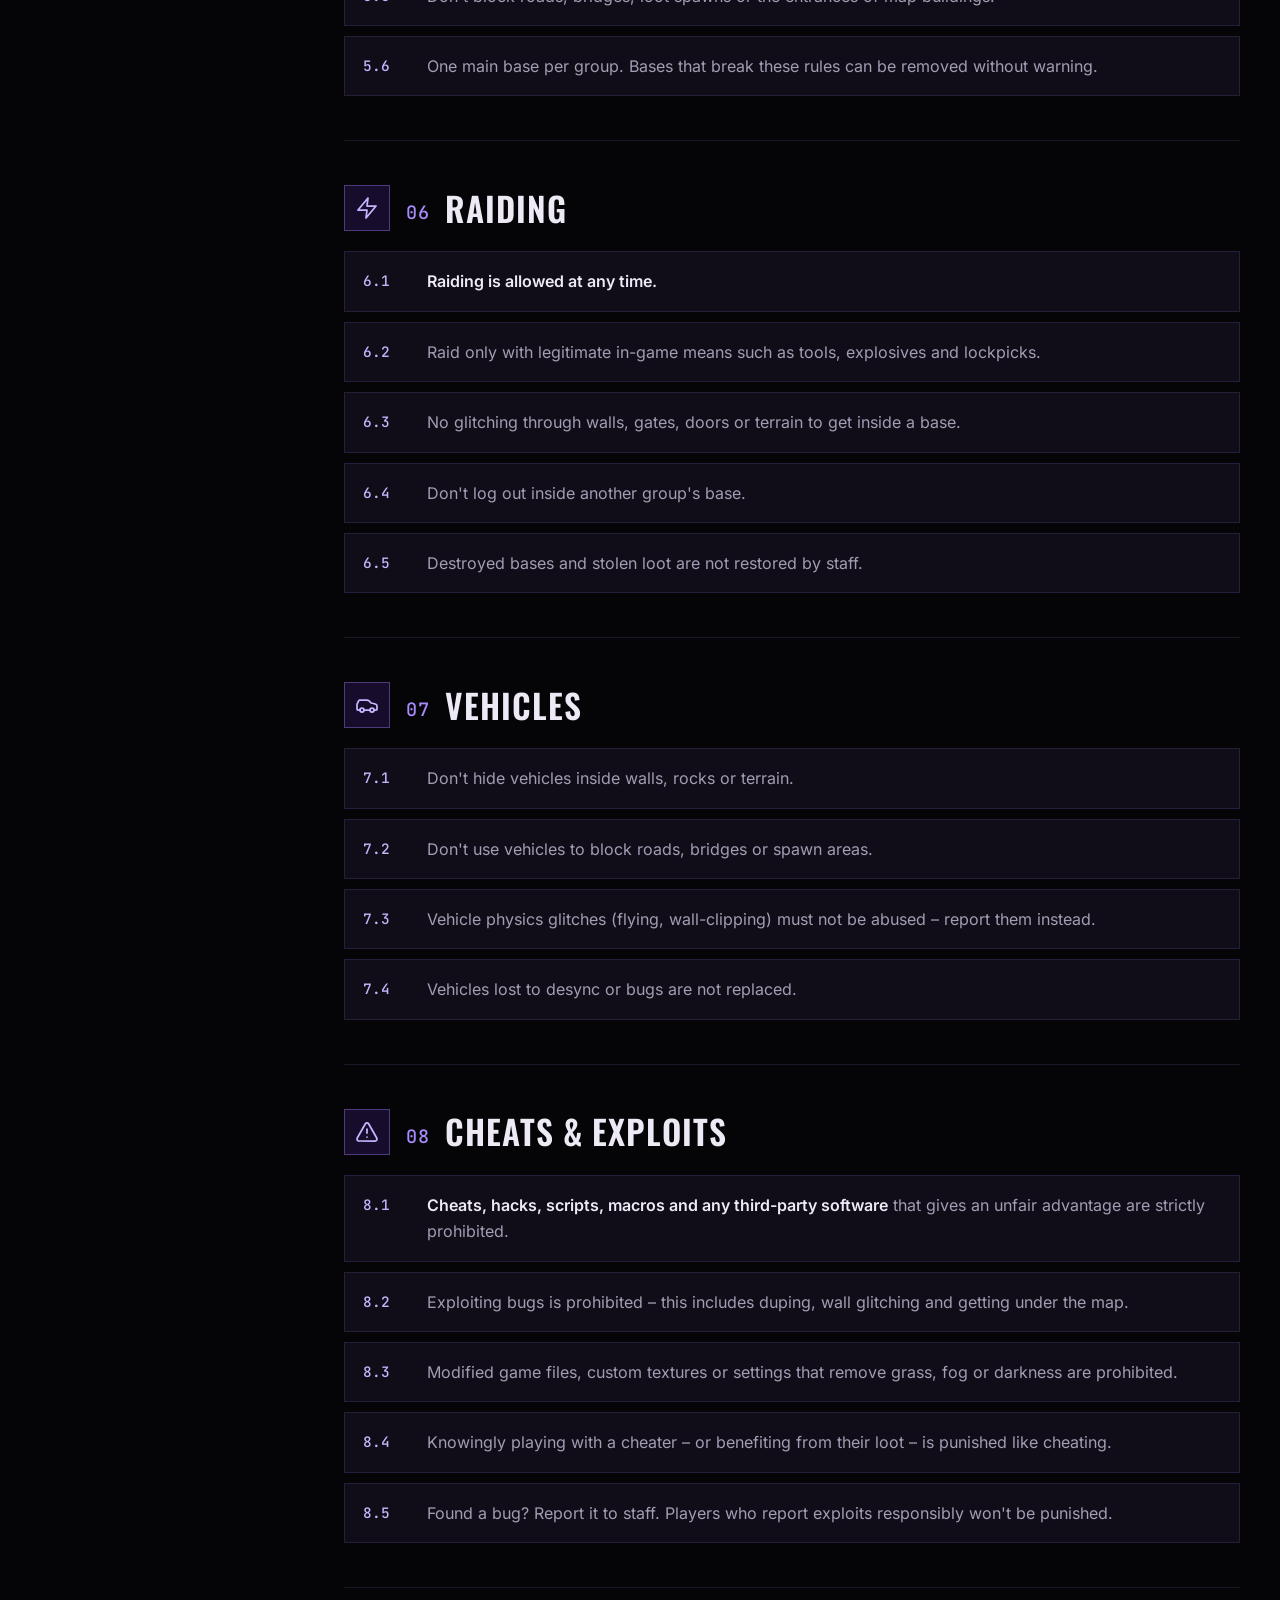
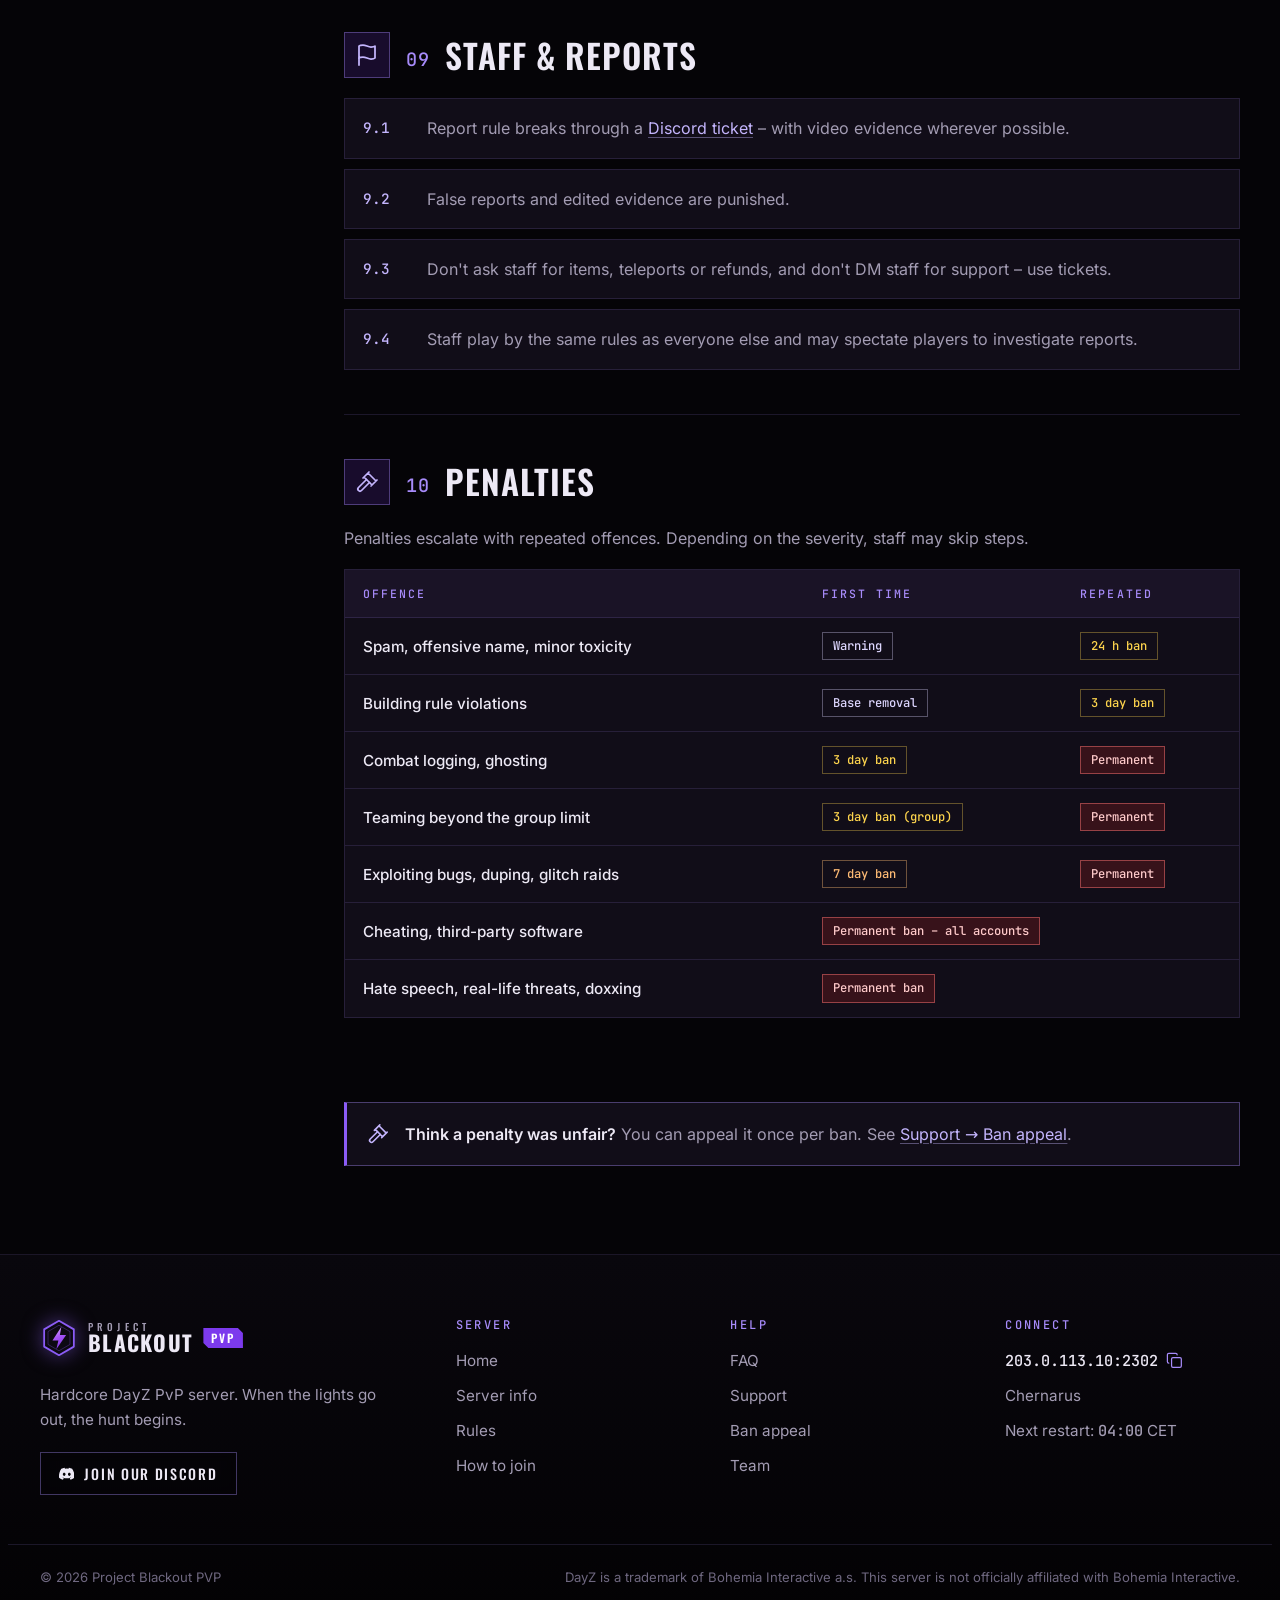
<file: rules.html>
<!doctype html>
<html lang="en">
<head>
  <meta charset="utf-8">
  <meta name="viewport" content="width=device-width, initial-scale=1">
  <title>Rules – Project Blackout PVP</title>
  <meta name="description" content="The complete rulebook of the Project Blackout PVP DayZ server: PvP, groups, base building, raiding, vehicles and penalties.">
  <meta name="theme-color" content="#050407">

  <meta property="og:type" content="website">
  <meta property="og:title" content="Rules – Project Blackout PVP">
  <meta property="og:description" content="The complete rulebook of the Project Blackout PVP DayZ server: PvP, groups, base building, raiding, vehicles and penalties.">
  <meta property="og:image" content="assets/img/fortress.webp">
  <meta name="twitter:card" content="summary_large_image">

  <link rel="icon" href="assets/img/logo.svg" type="image/svg+xml">
  <link rel="preload" href="assets/fonts/oswald-latin.woff2" as="font" type="font/woff2" crossorigin>
  <link rel="preload" href="assets/fonts/inter-latin.woff2" as="font" type="font/woff2" crossorigin>
  <link rel="stylesheet" href="assets/css/fonts.css">
  <link rel="stylesheet" href="assets/css/style.css">

  <script>document.documentElement.classList.add('js');</script>
  <script src="assets/js/config.js" defer></script>
  <script src="assets/js/main.js" defer></script>
</head>
<body class="page-rules">
  <a class="skip-link" href="#main">Skip to content</a>

  <!-- ============ NAVIGATION ============ -->
  <header class="nav" id="nav">
    <div class="container nav__inner">
      <a class="brand" href="index.html" aria-label="Project Blackout PVP – home">
        <img class="brand__logo" src="assets/img/logo.svg" alt="" width="38" height="38">
        <span class="brand__text">
          <span class="brand__small">Project</span>
          <span class="brand__big">Blackout</span>
        </span>
        <span class="tag">PVP</span>
      </a>

      <nav class="nav__menu" id="nav-menu" aria-label="Main navigation">
        <a class="nav__link" href="index.html">Home</a>
        <a class="nav__link" href="server.html">Server</a>
        <a class="nav__link" href="rules.html" aria-current="page">Rules</a>
        <a class="nav__link" href="join.html">Join</a>
        <a class="nav__link" href="faq.html">FAQ</a>
        <a class="nav__link" href="team.html">Team</a>
        <a class="nav__link" href="support.html">Support</a>
        <a class="btn btn--primary btn--sm nav__cta" href="#" data-cfg-href="discord" target="_blank" rel="noopener">
          <svg class="icon" viewBox="0 0 24 24" aria-hidden="true"><use href="#i-discord"/></svg>
          Discord
        </a>
      </nav>

      <button class="nav__toggle" type="button" aria-expanded="false" aria-controls="nav-menu" aria-label="Open menu">
        <span></span><span></span><span></span>
      </button>
    </div>
  </header>

  <main id="main">
    <section class="page-hero page-hero--fortress">
      <div class="page-hero__bg" aria-hidden="true"></div>
      <div class="container page-hero__content">
        <nav class="breadcrumb" aria-label="Breadcrumb">
          <a href="index.html">Home</a><span aria-hidden="true">/</span><span aria-current="page">Rules</span>
        </nav>
        <h1 class="page-hero__title">The <span class="accent">Rulebook</span></h1>
        <p class="page-hero__intro">Hard fights need fair rules. By joining the server or our Discord, you accept everything on this page – not knowing a rule doesn't protect you from its penalty.</p>
      </div>
    </section>

    <!-- Example rules: adapt the content, numbers and penalties to your server. -->
    <section class="section section--tight">
      <div class="container docs">
        <aside class="docs__side">
          <nav class="toc" data-toc aria-label="Rule sections">
            <p class="toc__title">Contents</p>
            <ol>
              <li><a href="#general">1. General</a></li>
              <li><a href="#communication">2. Communication</a></li>
              <li><a href="#pvp">3. PvP &amp; Combat</a></li>
              <li><a href="#groups">4. Groups &amp; Clans</a></li>
              <li><a href="#building">5. Base Building</a></li>
              <li><a href="#raiding">6. Raiding</a></li>
              <li><a href="#vehicles">7. Vehicles</a></li>
              <li><a href="#exploits">8. Cheats &amp; Exploits</a></li>
              <li><a href="#staff">9. Staff &amp; Reports</a></li>
              <li><a href="#penalties">10. Penalties</a></li>
            </ol>
          </nav>
        </aside>

        <div class="docs__main">
          <div class="docs__toolbar">
            <label class="search">
              <svg viewBox="0 0 24 24" aria-hidden="true"><use href="#i-search"/></svg>
              <span class="sr-only">Search the rules</span>
              <input type="search" placeholder="Search rules … e.g. combat log, base, raid" data-filter="#rulebook" autocomplete="off">
            </label>
            <p class="docs__meta">Last updated: <time datetime="2026-10-12">12 Oct 2026</time></p>
          </div>

          <div class="callout">
            <svg viewBox="0 0 24 24" aria-hidden="true"><use href="#i-info"/></svg>
            <div>
              <p><strong>Staff may act against any behaviour that harms the server or its community</strong>, even if it isn't explicitly listed here.</p>
              <p>Tip: click a rule number to copy a direct link to that rule.</p>
            </div>
          </div>

          <div id="rulebook">
            <!-- 1. GENERAL -->
            <section class="rule-sec" id="general" data-filter-group>
              <header class="rule-sec__head">
                <span class="rule-sec__icon"><svg viewBox="0 0 24 24" aria-hidden="true"><use href="#i-shield"/></svg></span>
                <h2><span class="rule-sec__num">01</span> General</h2>
              </header>
              <ol class="rule-items">
                <li class="rule-item" id="r1-1" data-filter-item><a class="rule-item__num" href="#r1-1">1.1</a><p>Respect other players and staff. Trash talk about the game is fine – <strong>racism, sexism, threats and any form of discrimination are not</strong>, whether in-game, in voice chat or on Discord.</p></li>
                <li class="rule-item" id="r1-2" data-filter-item><a class="rule-item__num" href="#r1-2">1.2</a><p>One account per player. Alt accounts used to scout, hold loot or evade a ban are prohibited.</p></li>
                <li class="rule-item" id="r1-3" data-filter-item><a class="rule-item__num" href="#r1-3">1.3</a><p>Your in-game name must not be offensive and must not impersonate staff or other players.</p></li>
                <li class="rule-item" id="r1-4" data-filter-item><a class="rule-item__num" href="#r1-4">1.4</a><p>Staff decisions are final in-game. If you disagree, open a ticket on Discord – don't argue in chat.</p></li>
                <li class="rule-item" id="r1-5" data-filter-item><a class="rule-item__num" href="#r1-5">1.5</a><p>Lost gear is not refunded. Exceptions are only made for proven server-side issues with video evidence.</p></li>
              </ol>
            </section>

            <!-- 2. COMMUNICATION -->
            <section class="rule-sec" id="communication" data-filter-group>
              <header class="rule-sec__head">
                <span class="rule-sec__icon"><svg viewBox="0 0 24 24" aria-hidden="true"><use href="#i-chat"/></svg></span>
                <h2><span class="rule-sec__num">02</span> Communication</h2>
              </header>
              <ol class="rule-items">
                <li class="rule-item" id="r2-1" data-filter-item><a class="rule-item__num" href="#r2-1">2.1</a><p>No spam, advertising or links to other servers in text chat or on Discord.</p></li>
                <li class="rule-item" id="r2-2" data-filter-item><a class="rule-item__num" href="#r2-2">2.2</a><p>Hate speech and real-life threats result in an <strong>immediate permanent ban</strong>.</p></li>
                <li class="rule-item" id="r2-3" data-filter-item><a class="rule-item__num" href="#r2-3">2.3</a><p>Never share other players' personal information (doxxing).</p></li>
                <li class="rule-item" id="r2-4" data-filter-item><a class="rule-item__num" href="#r2-4">2.4</a><p>No soundboards or deliberately loud audio spam in proximity voice chat.</p></li>
                <li class="rule-item" id="r2-5" data-filter-item><a class="rule-item__num" href="#r2-5">2.5</a><p>English is the main language in global text chat, so staff can moderate it.</p></li>
              </ol>
            </section>

            <!-- 3. PVP -->
            <section class="rule-sec" id="pvp" data-filter-group>
              <header class="rule-sec__head">
                <span class="rule-sec__icon"><svg viewBox="0 0 24 24" aria-hidden="true"><use href="#i-crosshair"/></svg></span>
                <h2><span class="rule-sec__num">03</span> PvP &amp; Combat</h2>
              </header>
              <ol class="rule-items">
                <li class="rule-item" id="r3-1" data-filter-item><a class="rule-item__num" href="#r3-1">3.1</a><p><strong>Kill on sight (KOS) is allowed</strong> everywhere on the map.</p></li>
                <li class="rule-item" id="r3-2" data-filter-item><a class="rule-item__num" href="#r3-2">3.2</a><p><strong>No combat logging.</strong> Don't log out during a fight or within 5 minutes after one to save your character. Alt+F4 and pulling your network cable count as combat logging.</p></li>
                <li class="rule-item" id="r3-3" data-filter-item><a class="rule-item__num" href="#r3-3">3.3</a><p><strong>No ghosting.</strong> Don't relog or switch servers to gain a position on players you are fighting or raiding. Wait at least 15 minutes and log back in at least 500 m away.</p></li>
                <li class="rule-item" id="r3-4" data-filter-item><a class="rule-item__num" href="#r3-4">3.4</a><p>No deliberate spawn camping – repeatedly killing fresh spawns at the coast is not allowed.</p></li>
                <li class="rule-item" id="r3-5" data-filter-item><a class="rule-item__num" href="#r3-5">3.5</a><p>No stream sniping. Using a live stream to locate or ambush a player is prohibited.</p></li>
              </ol>
            </section>

            <!-- 4. GROUPS -->
            <section class="rule-sec" id="groups" data-filter-group>
              <header class="rule-sec__head">
                <span class="rule-sec__icon"><svg viewBox="0 0 24 24" aria-hidden="true"><use href="#i-users"/></svg></span>
                <h2><span class="rule-sec__num">04</span> Groups &amp; Clans</h2>
              </header>
              <ol class="rule-items">
                <li class="rule-item" id="r4-1" data-filter-item><a class="rule-item__num" href="#r4-1">4.1</a><p>The <strong>maximum group size is 6 players</strong> – including anyone you actively cooperate with.</p></li>
                <li class="rule-item" id="r4-2" data-filter-item><a class="rule-item__num" href="#r4-2">4.2</a><p>No teaming beyond the group limit. Alliances between groups are prohibited.</p></li>
                <li class="rule-item" id="r4-3" data-filter-item><a class="rule-item__num" href="#r4-3">4.3</a><p>No rotating members to get around the limit. It applies at all times, not just per session.</p></li>
                <li class="rule-item" id="r4-4" data-filter-item><a class="rule-item__num" href="#r4-4">4.4</a><p>Clan names and tags must not be offensive.</p></li>
              </ol>
            </section>

            <!-- 5. BASE BUILDING -->
            <section class="rule-sec" id="building" data-filter-group>
              <header class="rule-sec__head">
                <span class="rule-sec__icon"><svg viewBox="0 0 24 24" aria-hidden="true"><use href="#i-wall"/></svg></span>
                <h2><span class="rule-sec__num">05</span> Base Building</h2>
              </header>
              <ol class="rule-items">
                <li class="rule-item" id="r5-1" data-filter-item><a class="rule-item__num" href="#r5-1">5.1</a><p>No building within <strong>1,000 m of military zones, airfields or major cities</strong>.</p></li>
                <li class="rule-item" id="r5-2" data-filter-item><a class="rule-item__num" href="#r5-2">5.2</a><p>No building within 500 m of airdrop locations, event zones or player spawns.</p></li>
                <li class="rule-item" id="r5-3" data-filter-item><a class="rule-item__num" href="#r5-3">5.3</a><p><strong>No glitch bases.</strong> Walls, gates or containers inside rocks, trees, terrain or map buildings are not allowed.</p></li>
                <li class="rule-item" id="r5-4" data-filter-item><a class="rule-item__num" href="#r5-4">5.4</a><p>Every base must be accessible and raidable by legit means.</p></li>
                <li class="rule-item" id="r5-5" data-filter-item><a class="rule-item__num" href="#r5-5">5.5</a><p>Don't block roads, bridges, loot spawns or the entrances of map buildings.</p></li>
                <li class="rule-item" id="r5-6" data-filter-item><a class="rule-item__num" href="#r5-6">5.6</a><p>One main base per group. Bases that break these rules can be removed without warning.</p></li>
              </ol>
            </section>

            <!-- 6. RAIDING -->
            <section class="rule-sec" id="raiding" data-filter-group>
              <header class="rule-sec__head">
                <span class="rule-sec__icon"><svg viewBox="0 0 24 24" aria-hidden="true"><use href="#i-bolt"/></svg></span>
                <h2><span class="rule-sec__num">06</span> Raiding</h2>
              </header>
              <ol class="rule-items">
                <li class="rule-item" id="r6-1" data-filter-item><a class="rule-item__num" href="#r6-1">6.1</a><p><strong>Raiding is allowed at any time.</strong></p></li>
                <li class="rule-item" id="r6-2" data-filter-item><a class="rule-item__num" href="#r6-2">6.2</a><p>Raid only with legitimate in-game means such as tools, explosives and lockpicks.</p></li>
                <li class="rule-item" id="r6-3" data-filter-item><a class="rule-item__num" href="#r6-3">6.3</a><p>No glitching through walls, gates, doors or terrain to get inside a base.</p></li>
                <li class="rule-item" id="r6-4" data-filter-item><a class="rule-item__num" href="#r6-4">6.4</a><p>Don't log out inside another group's base.</p></li>
                <li class="rule-item" id="r6-5" data-filter-item><a class="rule-item__num" href="#r6-5">6.5</a><p>Destroyed bases and stolen loot are not restored by staff.</p></li>
              </ol>
            </section>

            <!-- 7. VEHICLES -->
            <section class="rule-sec" id="vehicles" data-filter-group>
              <header class="rule-sec__head">
                <span class="rule-sec__icon"><svg viewBox="0 0 24 24" aria-hidden="true"><use href="#i-car"/></svg></span>
                <h2><span class="rule-sec__num">07</span> Vehicles</h2>
              </header>
              <ol class="rule-items">
                <li class="rule-item" id="r7-1" data-filter-item><a class="rule-item__num" href="#r7-1">7.1</a><p>Don't hide vehicles inside walls, rocks or terrain.</p></li>
                <li class="rule-item" id="r7-2" data-filter-item><a class="rule-item__num" href="#r7-2">7.2</a><p>Don't use vehicles to block roads, bridges or spawn areas.</p></li>
                <li class="rule-item" id="r7-3" data-filter-item><a class="rule-item__num" href="#r7-3">7.3</a><p>Vehicle physics glitches (flying, wall-clipping) must not be abused – report them instead.</p></li>
                <li class="rule-item" id="r7-4" data-filter-item><a class="rule-item__num" href="#r7-4">7.4</a><p>Vehicles lost to desync or bugs are not replaced.</p></li>
              </ol>
            </section>

            <!-- 8. CHEATS & EXPLOITS -->
            <section class="rule-sec" id="exploits" data-filter-group>
              <header class="rule-sec__head">
                <span class="rule-sec__icon"><svg viewBox="0 0 24 24" aria-hidden="true"><use href="#i-alert"/></svg></span>
                <h2><span class="rule-sec__num">08</span> Cheats &amp; Exploits</h2>
              </header>
              <ol class="rule-items">
                <li class="rule-item" id="r8-1" data-filter-item><a class="rule-item__num" href="#r8-1">8.1</a><p><strong>Cheats, hacks, scripts, macros and any third-party software</strong> that gives an unfair advantage are strictly prohibited.</p></li>
                <li class="rule-item" id="r8-2" data-filter-item><a class="rule-item__num" href="#r8-2">8.2</a><p>Exploiting bugs is prohibited – this includes duping, wall glitching and getting under the map.</p></li>
                <li class="rule-item" id="r8-3" data-filter-item><a class="rule-item__num" href="#r8-3">8.3</a><p>Modified game files, custom textures or settings that remove grass, fog or darkness are prohibited.</p></li>
                <li class="rule-item" id="r8-4" data-filter-item><a class="rule-item__num" href="#r8-4">8.4</a><p>Knowingly playing with a cheater – or benefiting from their loot – is punished like cheating.</p></li>
                <li class="rule-item" id="r8-5" data-filter-item><a class="rule-item__num" href="#r8-5">8.5</a><p>Found a bug? Report it to staff. Players who report exploits responsibly won't be punished.</p></li>
              </ol>
            </section>

            <!-- 9. STAFF & REPORTS -->
            <section class="rule-sec" id="staff" data-filter-group>
              <header class="rule-sec__head">
                <span class="rule-sec__icon"><svg viewBox="0 0 24 24" aria-hidden="true"><use href="#i-flag"/></svg></span>
                <h2><span class="rule-sec__num">09</span> Staff &amp; Reports</h2>
              </header>
              <ol class="rule-items">
                <li class="rule-item" id="r9-1" data-filter-item><a class="rule-item__num" href="#r9-1">9.1</a><p>Report rule breaks through a <a href="support.html#report">Discord ticket</a> – with video evidence wherever possible.</p></li>
                <li class="rule-item" id="r9-2" data-filter-item><a class="rule-item__num" href="#r9-2">9.2</a><p>False reports and edited evidence are punished.</p></li>
                <li class="rule-item" id="r9-3" data-filter-item><a class="rule-item__num" href="#r9-3">9.3</a><p>Don't ask staff for items, teleports or refunds, and don't DM staff for support – use tickets.</p></li>
                <li class="rule-item" id="r9-4" data-filter-item><a class="rule-item__num" href="#r9-4">9.4</a><p>Staff play by the same rules as everyone else and may spectate players to investigate reports.</p></li>
              </ol>
            </section>

            <!-- 10. PENALTIES -->
            <section class="rule-sec" id="penalties" data-filter-group>
              <header class="rule-sec__head">
                <span class="rule-sec__icon"><svg viewBox="0 0 24 24" aria-hidden="true"><use href="#i-gavel"/></svg></span>
                <h2><span class="rule-sec__num">10</span> Penalties</h2>
              </header>
              <p class="rule-sec__intro" data-filter-item>Penalties escalate with repeated offences. Depending on the severity, staff may skip steps.</p>
              <div class="table-wrap" data-filter-item>
                <table class="table">
                  <thead>
                    <tr><th scope="col">Offence</th><th scope="col">First time</th><th scope="col">Repeated</th></tr>
                  </thead>
                  <tbody>
                    <tr><td>Spam, offensive name, minor toxicity</td><td><span class="pill pill--low">Warning</span></td><td><span class="pill pill--mid">24 h ban</span></td></tr>
                    <tr><td>Building rule violations</td><td><span class="pill pill--low">Base removal</span></td><td><span class="pill pill--mid">3 day ban</span></td></tr>
                    <tr><td>Combat logging, ghosting</td><td><span class="pill pill--mid">3 day ban</span></td><td><span class="pill pill--perm">Permanent</span></td></tr>
                    <tr><td>Teaming beyond the group limit</td><td><span class="pill pill--mid">3 day ban (group)</span></td><td><span class="pill pill--perm">Permanent</span></td></tr>
                    <tr><td>Exploiting bugs, duping, glitch raids</td><td><span class="pill pill--high">7 day ban</span></td><td><span class="pill pill--perm">Permanent</span></td></tr>
                    <tr><td>Cheating, third-party software</td><td colspan="2"><span class="pill pill--perm">Permanent ban – all accounts</span></td></tr>
                    <tr><td>Hate speech, real-life threats, doxxing</td><td colspan="2"><span class="pill pill--perm">Permanent ban</span></td></tr>
                  </tbody>
                </table>
              </div>
            </section>

            <p class="empty" data-filter-empty hidden>No rules match your search. Try another word or <a href="support.html">ask the team</a>.</p>
          </div>

          <div class="callout callout--soft">
            <svg viewBox="0 0 24 24" aria-hidden="true"><use href="#i-gavel"/></svg>
            <div>
              <p><strong>Think a penalty was unfair?</strong> You can appeal it once per ban. See <a href="support.html#appeal">Support → Ban appeal</a>.</p>
            </div>
          </div>
        </div>
      </div>
    </section>
  </main>

  <!-- ============ FOOTER ============ -->
  <footer class="footer">
    <div class="container footer__inner">
      <div class="footer__brand">
        <a class="brand" href="index.html" aria-label="Project Blackout PVP – home">
          <img class="brand__logo" src="assets/img/logo.svg" alt="" width="38" height="38">
          <span class="brand__text">
            <span class="brand__small">Project</span>
            <span class="brand__big">Blackout</span>
          </span>
          <span class="tag">PVP</span>
        </a>
        <p>Hardcore DayZ PvP server. When the lights go out, the hunt begins.</p>
        <a class="btn btn--ghost btn--sm" href="#" data-cfg-href="discord" target="_blank" rel="noopener">
          <svg class="icon" viewBox="0 0 24 24" aria-hidden="true"><use href="#i-discord"/></svg>
          Join our Discord
        </a>
      </div>

      <nav class="footer__col" aria-label="Server pages">
        <h3 class="footer__title">Server</h3>
        <a href="index.html">Home</a>
        <a href="server.html">Server info</a>
        <a href="rules.html">Rules</a>
        <a href="join.html">How to join</a>
      </nav>

      <nav class="footer__col" aria-label="Help pages">
        <h3 class="footer__title">Help</h3>
        <a href="faq.html">FAQ</a>
        <a href="support.html">Support</a>
        <a href="support.html#appeal">Ban appeal</a>
        <a href="team.html">Team</a>
      </nav>

      <div class="footer__col">
        <h3 class="footer__title">Connect</h3>
        <button class="ip ip--sm" type="button" data-copy-ip title="Copy IP">
          <span class="ip__text" data-cfg="address">–</span>
          <svg class="icon" viewBox="0 0 24 24" aria-hidden="true"><use href="#i-copy"/></svg>
          <span class="sr-only">copy</span>
        </button>
        <span data-cfg="map">–</span>
        <span data-requires="restartTimes" hidden>Next restart: <span class="mono" data-restart-next>–</span> <span data-restart-tz></span></span>
      </div>
    </div>

    <div class="container footer__bottom">
      <p>© <span data-year></span> Project Blackout PVP</p>
      <p>DayZ is a trademark of Bohemia Interactive a.s. This server is not officially affiliated with Bohemia Interactive.</p>
    </div>
  </footer>

  <div class="toast" role="status" aria-live="polite"></div>

  <!-- ============ ICONS ============ -->
  <svg width="0" height="0" class="sr-only" aria-hidden="true">
    <symbol id="i-discord" viewBox="0 0 24 24"><path fill="currentColor" d="M20.317 4.37a19.79 19.79 0 0 0-4.885-1.515.074.074 0 0 0-.079.037c-.21.375-.444.865-.608 1.25a18.27 18.27 0 0 0-5.487 0 12.64 12.64 0 0 0-.617-1.25.077.077 0 0 0-.079-.037A19.74 19.74 0 0 0 3.677 4.37a.07.07 0 0 0-.032.027C.533 9.046-.32 13.58.099 18.058a.082.082 0 0 0 .031.056 19.9 19.9 0 0 0 5.993 3.03.078.078 0 0 0 .084-.028c.462-.63.873-1.295 1.226-1.994a.076.076 0 0 0-.041-.106 13.1 13.1 0 0 1-1.872-.892.077.077 0 0 1-.008-.128c.126-.094.252-.192.372-.291a.074.074 0 0 1 .078-.01c3.928 1.793 8.18 1.793 12.062 0a.074.074 0 0 1 .078.009c.12.1.246.198.373.292a.077.077 0 0 1-.006.127 12.3 12.3 0 0 1-1.873.892.077.077 0 0 0-.041.107c.36.698.772 1.363 1.225 1.993a.076.076 0 0 0 .084.028 19.84 19.84 0 0 0 6.002-3.03.077.077 0 0 0 .032-.054c.5-5.177-.838-9.674-3.549-13.66a.061.061 0 0 0-.031-.03ZM8.02 15.33c-1.183 0-2.157-1.085-2.157-2.419 0-1.333.956-2.419 2.157-2.419 1.21 0 2.176 1.096 2.157 2.42 0 1.333-.956 2.418-2.157 2.418Zm7.975 0c-1.183 0-2.157-1.085-2.157-2.419 0-1.333.955-2.419 2.157-2.419 1.21 0 2.176 1.096 2.157 2.42 0 1.333-.946 2.418-2.157 2.418Z"/></symbol>
    <symbol id="i-copy" viewBox="0 0 24 24" fill="none" stroke="currentColor" stroke-width="1.75" stroke-linecap="round" stroke-linejoin="round"><rect width="14" height="14" x="8" y="8" rx="2"/><path d="M4 16c-1.1 0-2-.9-2-2V4c0-1.1.9-2 2-2h10c1.1 0 2 .9 2 2"/></symbol>
    <symbol id="i-crosshair" viewBox="0 0 24 24" fill="none" stroke="currentColor" stroke-width="1.75" stroke-linecap="round" stroke-linejoin="round"><circle cx="12" cy="12" r="9"/><circle cx="12" cy="12" r="1.5" fill="currentColor"/><path d="M12 1.5V6M12 18v4.5M1.5 12H6M18 12h4.5"/></symbol>
    <symbol id="i-wall" viewBox="0 0 24 24" fill="none" stroke="currentColor" stroke-width="1.75" stroke-linecap="round" stroke-linejoin="round"><rect width="18" height="18" x="3" y="3" rx="2"/><path d="M3 9h18M3 15h18M12 9v6M8 3v6M16 3v6M8 15v6M16 15v6"/></symbol>
    <symbol id="i-shield" viewBox="0 0 24 24" fill="none" stroke="currentColor" stroke-width="1.75" stroke-linecap="round" stroke-linejoin="round"><path d="M20 13c0 5-3.5 7.5-7.66 8.95a1 1 0 0 1-.67-.01C7.5 20.5 4 18 4 13V6a1 1 0 0 1 1-1c2 0 4.5-1.2 6.24-2.72a1.17 1.17 0 0 1 1.52 0C14.51 3.81 17 5 19 5a1 1 0 0 1 1 1z"/><path d="m9 12 2 2 4-4"/></symbol>
    <symbol id="i-users" viewBox="0 0 24 24" fill="none" stroke="currentColor" stroke-width="1.75" stroke-linecap="round" stroke-linejoin="round"><path d="M16 21v-2a4 4 0 0 0-4-4H6a4 4 0 0 0-4 4v2"/><circle cx="9" cy="7" r="4"/><path d="M22 21v-2a4 4 0 0 0-3-3.87"/><path d="M16 3.13a4 4 0 0 1 0 7.75"/></symbol>
    <symbol id="i-bolt" viewBox="0 0 24 24" fill="none" stroke="currentColor" stroke-width="1.75" stroke-linecap="round" stroke-linejoin="round"><path d="M13 2 3 14h9l-1 8 10-12h-9l1-8Z"/></symbol>
    <symbol id="i-search" viewBox="0 0 24 24" fill="none" stroke="currentColor" stroke-width="1.75" stroke-linecap="round" stroke-linejoin="round"><circle cx="11" cy="11" r="8"/><path d="m21 21-4.3-4.3"/></symbol>
    <symbol id="i-info" viewBox="0 0 24 24" fill="none" stroke="currentColor" stroke-width="1.75" stroke-linecap="round" stroke-linejoin="round"><circle cx="12" cy="12" r="10"/><path d="M12 16v-4M12 8h.01"/></symbol>
    <symbol id="i-alert" viewBox="0 0 24 24" fill="none" stroke="currentColor" stroke-width="1.75" stroke-linecap="round" stroke-linejoin="round"><path d="m21.73 18-8-14a2 2 0 0 0-3.48 0l-8 14A2 2 0 0 0 4 21h16a2 2 0 0 0 1.73-3"/><path d="M12 9v4M12 17h.01"/></symbol>
    <symbol id="i-chat" viewBox="0 0 24 24" fill="none" stroke="currentColor" stroke-width="1.75" stroke-linecap="round" stroke-linejoin="round"><path d="M21 15a2 2 0 0 1-2 2H7l-4 4V5a2 2 0 0 1 2-2h14a2 2 0 0 1 2 2z"/></symbol>
    <symbol id="i-flag" viewBox="0 0 24 24" fill="none" stroke="currentColor" stroke-width="1.75" stroke-linecap="round" stroke-linejoin="round"><path d="M4 15s1-1 4-1 5 2 8 2 4-1 4-1V3s-1 1-4 1-5-2-8-2-4 1-4 1z"/><path d="M4 22v-7"/></symbol>
    <symbol id="i-gavel" viewBox="0 0 24 24" fill="none" stroke="currentColor" stroke-width="1.75" stroke-linecap="round" stroke-linejoin="round"><path d="m14.5 12.5-8 8a2.12 2.12 0 1 1-3-3l8-8"/><path d="m16 16 6-6M8 8l6-6M9 7l8 8M21 11l-8-8"/></symbol>
    <symbol id="i-car" viewBox="0 0 24 24" fill="none" stroke="currentColor" stroke-width="1.75" stroke-linecap="round" stroke-linejoin="round"><path d="M19 17h2c.6 0 1-.4 1-1v-3c0-.9-.7-1.7-1.5-1.9C18.7 10.6 16 10 16 10s-1.3-1.4-2.2-2.3c-.5-.4-1.1-.7-1.8-.7H5c-.6 0-1.1.4-1.4.9l-1.4 2.9A3.7 3.7 0 0 0 2 12v4c0 .6.4 1 1 1h2"/><circle cx="7" cy="17" r="2"/><path d="M9 17h6"/><circle cx="17" cy="17" r="2"/></symbol>
  </svg>
</body>
</html>
</file>
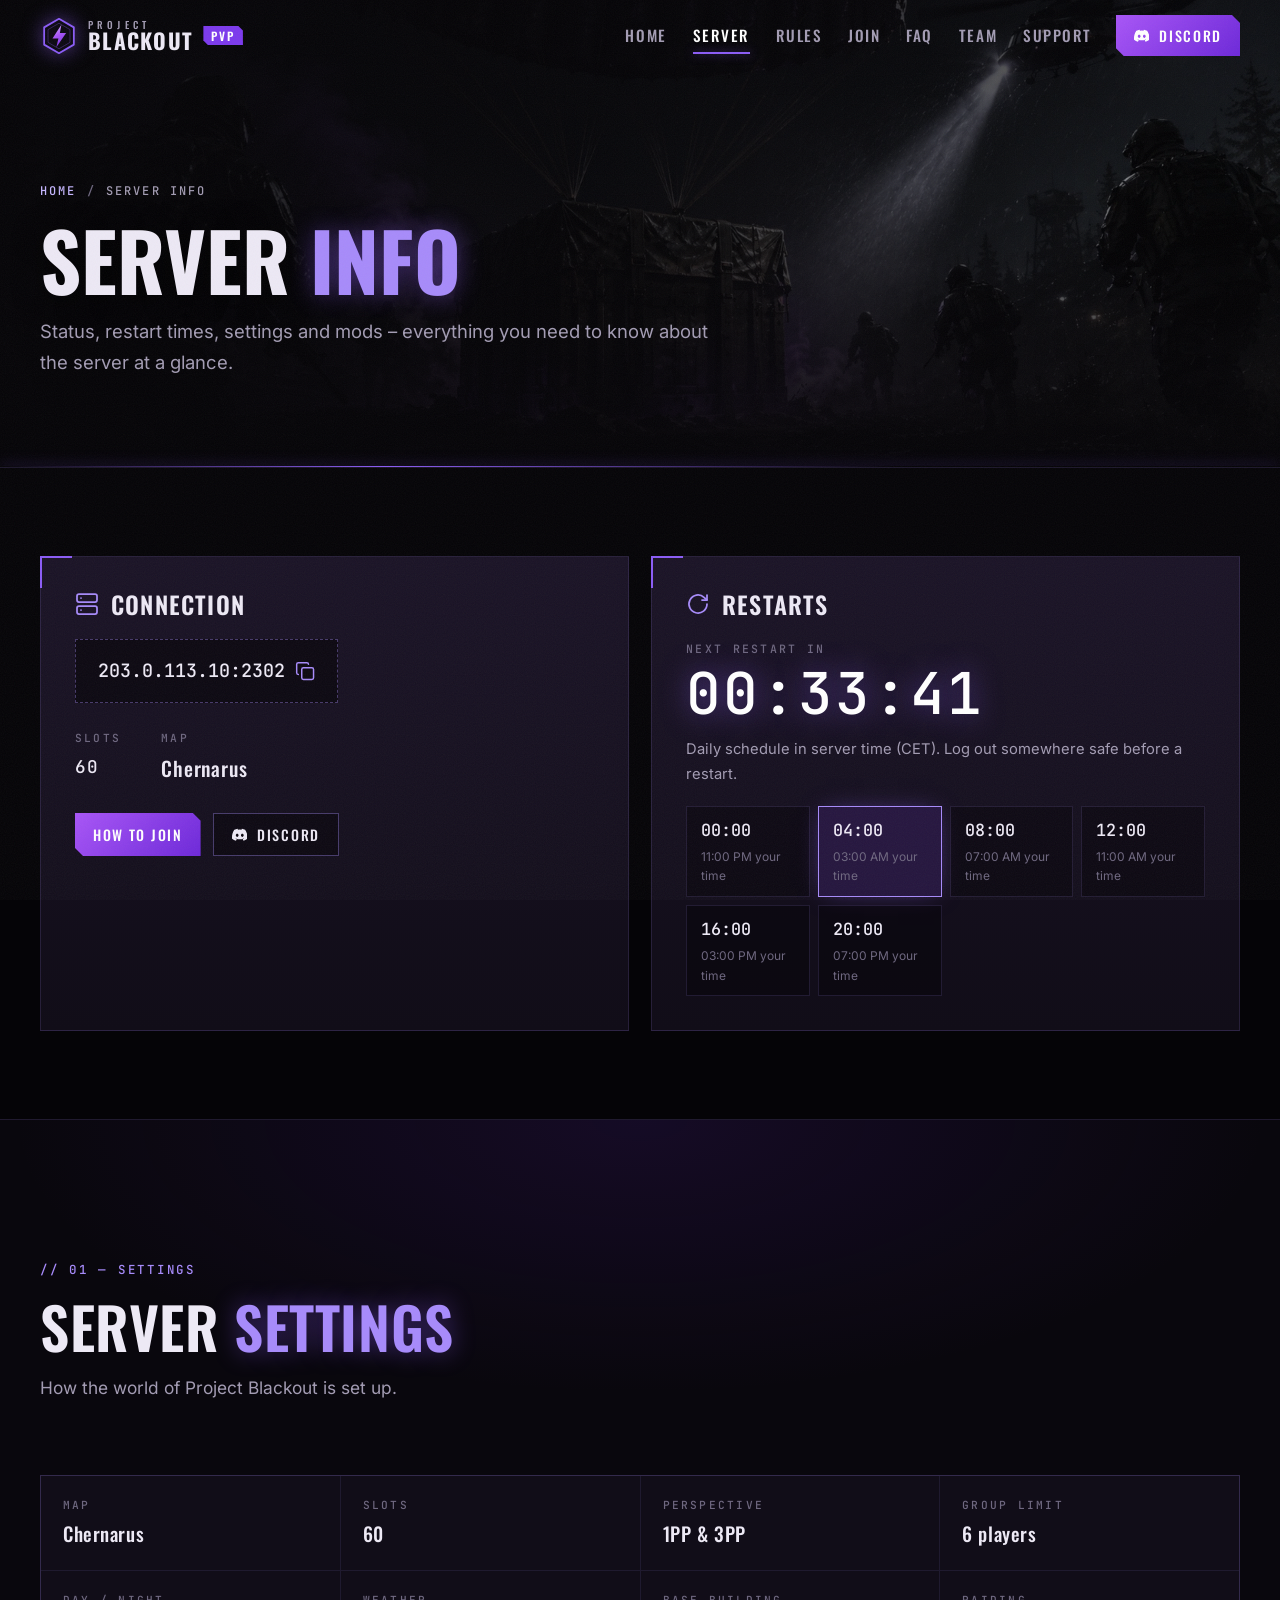
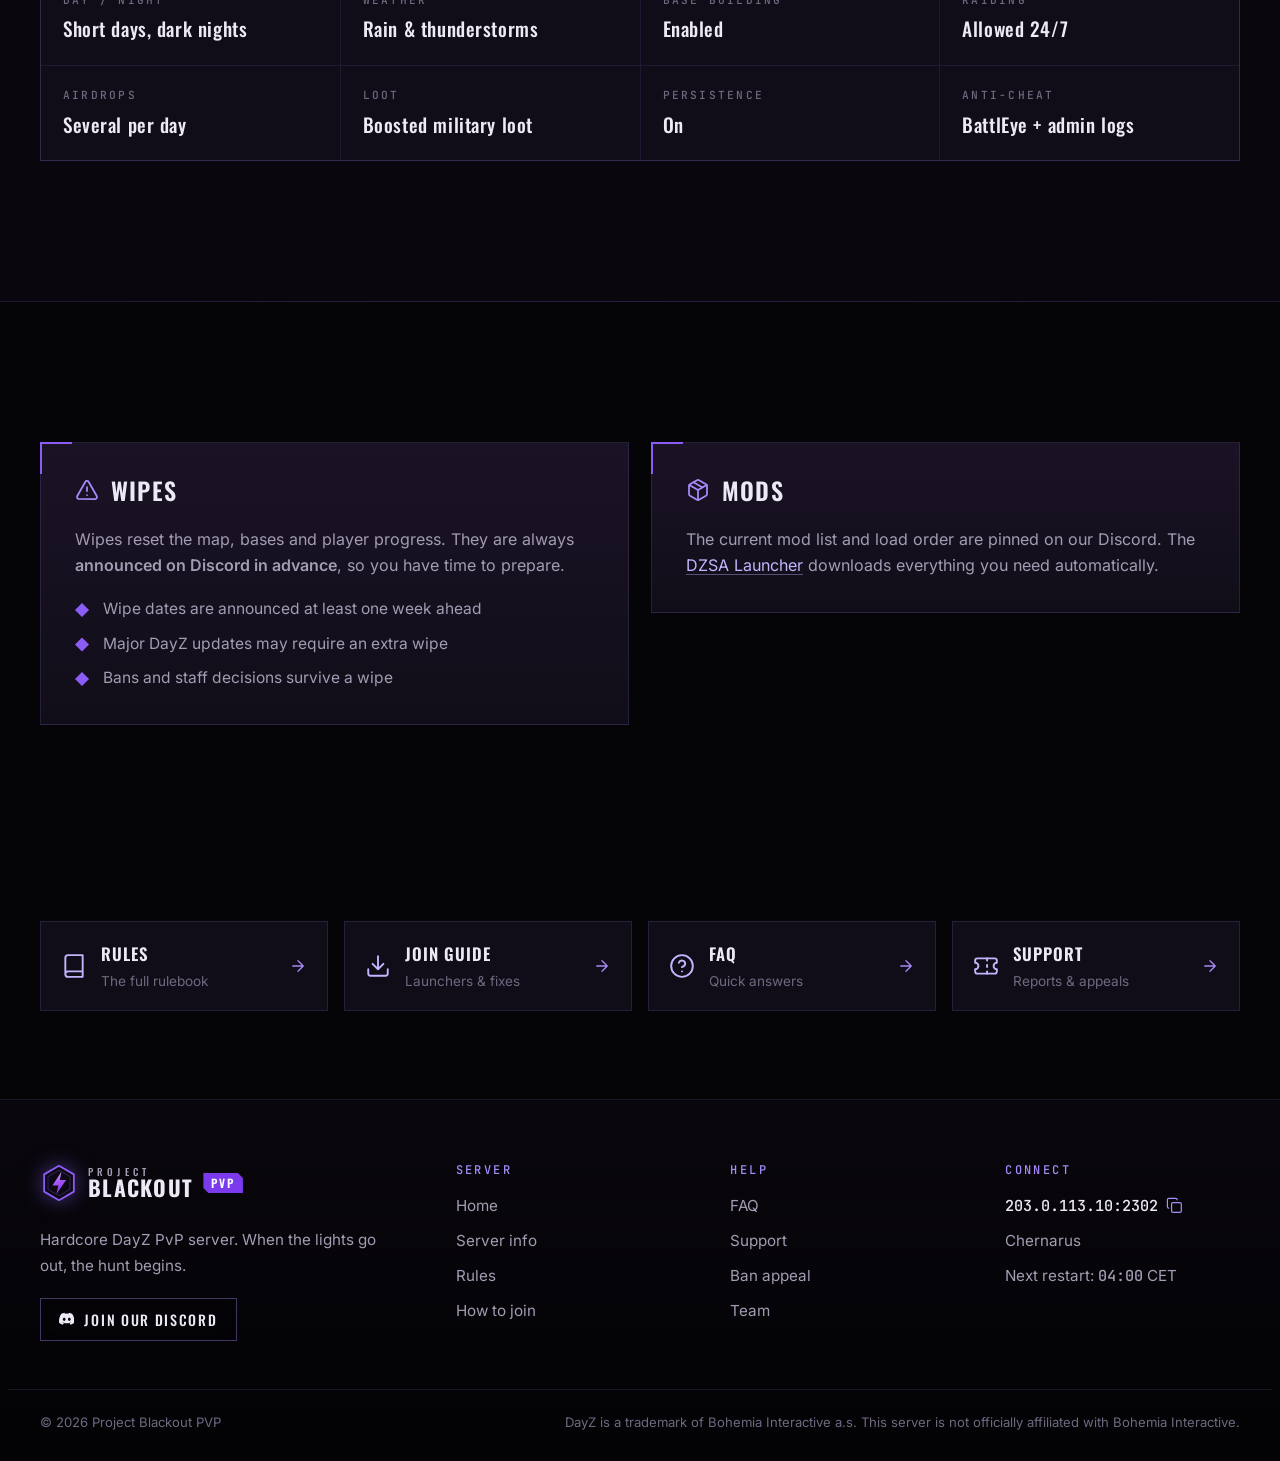
<file: server.html>
<!doctype html>
<html lang="en">
<head>
  <meta charset="utf-8">
  <meta name="viewport" content="width=device-width, initial-scale=1">
  <title>Server Info – Project Blackout PVP</title>
  <meta name="description" content="Live status, restart schedule, server settings and mods of the Project Blackout PVP DayZ server.">
  <meta name="theme-color" content="#050407">

  <meta property="og:type" content="website">
  <meta property="og:title" content="Server Info – Project Blackout PVP">
  <meta property="og:description" content="Live status, restart schedule, server settings and mods of the Project Blackout PVP DayZ server.">
  <meta property="og:image" content="assets/img/fortress.webp">
  <meta name="twitter:card" content="summary_large_image">

  <link rel="icon" href="assets/img/logo.svg" type="image/svg+xml">
  <link rel="preload" href="assets/fonts/oswald-latin.woff2" as="font" type="font/woff2" crossorigin>
  <link rel="preload" href="assets/fonts/inter-latin.woff2" as="font" type="font/woff2" crossorigin>
  <link rel="stylesheet" href="assets/css/fonts.css">
  <link rel="stylesheet" href="assets/css/style.css">

  <script>document.documentElement.classList.add('js');</script>
  <script src="assets/js/config.js" defer></script>
  <script src="assets/js/main.js" defer></script>
</head>
<body class="page-server">
  <a class="skip-link" href="#main">Skip to content</a>

  <!-- ============ NAVIGATION ============ -->
  <header class="nav" id="nav">
    <div class="container nav__inner">
      <a class="brand" href="index.html" aria-label="Project Blackout PVP – home">
        <img class="brand__logo" src="assets/img/logo.svg" alt="" width="38" height="38">
        <span class="brand__text">
          <span class="brand__small">Project</span>
          <span class="brand__big">Blackout</span>
        </span>
        <span class="tag">PVP</span>
      </a>

      <nav class="nav__menu" id="nav-menu" aria-label="Main navigation">
        <a class="nav__link" href="index.html">Home</a>
        <a class="nav__link" href="server.html" aria-current="page">Server</a>
        <a class="nav__link" href="rules.html">Rules</a>
        <a class="nav__link" href="join.html">Join</a>
        <a class="nav__link" href="faq.html">FAQ</a>
        <a class="nav__link" href="team.html">Team</a>
        <a class="nav__link" href="support.html">Support</a>
        <a class="btn btn--primary btn--sm nav__cta" href="#" data-cfg-href="discord" target="_blank" rel="noopener">
          <svg class="icon" viewBox="0 0 24 24" aria-hidden="true"><use href="#i-discord"/></svg>
          Discord
        </a>
      </nav>

      <button class="nav__toggle" type="button" aria-expanded="false" aria-controls="nav-menu" aria-label="Open menu">
        <span></span><span></span><span></span>
      </button>
    </div>
  </header>

  <main id="main">
    <section class="page-hero page-hero--airdrop">
      <div class="page-hero__bg" aria-hidden="true"></div>
      <div class="container page-hero__content">
        <nav class="breadcrumb" aria-label="Breadcrumb">
          <a href="index.html">Home</a><span aria-hidden="true">/</span><span aria-current="page">Server info</span>
        </nav>
        <h1 class="page-hero__title">Server <span class="accent">info</span></h1>
        <p class="page-hero__intro">Status, restart times, settings and mods – everything you need to know about the server at a glance.</p>
      </div>
    </section>

    <!-- ============ STATUS & RESTARTS ============ -->
    <section class="section section--tight">
      <div class="container dash">
        <article class="panel reveal">
          <header class="panel__head">
            <svg viewBox="0 0 24 24" aria-hidden="true"><use href="#i-server"/></svg>
            <h2>Connection</h2>
          </header>
          <button class="ip ip--lg" type="button" data-copy-ip title="Copy IP">
            <span class="ip__text" data-cfg="address">–</span>
            <svg class="icon" viewBox="0 0 24 24" aria-hidden="true"><use href="#i-copy"/></svg>
            <span class="sr-only">copy</span>
          </button>
          <dl class="facts">
            <div data-requires="battlemetricsId" hidden>
              <dt>Status</dt>
              <dd><span class="dot" data-status-dot></span> <span data-status-text>Checking …</span></dd>
            </div>
            <div><dt data-players-label>Slots</dt><dd class="mono" data-players>–</dd></div>
            <div><dt>Map</dt><dd data-cfg="map">–</dd></div>
          </dl>
          <div class="panel__actions">
            <a class="btn btn--primary btn--sm" href="join.html">How to join</a>
            <a class="btn btn--ghost btn--sm" href="#" data-cfg-href="discord" target="_blank" rel="noopener">
              <svg class="icon" viewBox="0 0 24 24" aria-hidden="true"><use href="#i-discord"/></svg>
              Discord
            </a>
          </div>
        </article>

        <article class="panel reveal" id="restarts" data-requires="restartTimes" hidden>
          <header class="panel__head">
            <svg viewBox="0 0 24 24" aria-hidden="true"><use href="#i-restart"/></svg>
            <h2>Restarts</h2>
          </header>
          <p class="panel__label">Next restart in</p>
          <p class="countdown" data-restart-countdown>--:--:--</p>
          <p class="panel__note">Daily schedule in server time (<span data-restart-tz></span>). Log out somewhere safe before a restart.</p>
          <ul class="schedule" data-restart-list></ul>
        </article>
      </div>
    </section>

    <!-- ============ SETTINGS ============ -->
    <!-- Example values: adapt them to your server. -->
    <section class="section section--alt">
      <div class="container">
        <header class="section__head section__head--left reveal">
          <p class="eyebrow">// 01 — Settings</p>
          <h2 class="h2">Server <span class="accent">settings</span></h2>
          <p class="section__sub">How the world of Project Blackout is set up.</p>
        </header>

        <dl class="kv reveal">
          <div class="kv__item"><dt>Map</dt><dd data-cfg="map">–</dd></div>
          <div class="kv__item"><dt>Slots</dt><dd data-cfg="maxPlayers">–</dd></div>
          <div class="kv__item"><dt>Perspective</dt><dd>1PP &amp; 3PP</dd></div>
          <div class="kv__item"><dt>Group limit</dt><dd>6 players</dd></div>
          <div class="kv__item"><dt>Day / night</dt><dd>Short days, dark nights</dd></div>
          <div class="kv__item"><dt>Weather</dt><dd>Rain &amp; thunderstorms</dd></div>
          <div class="kv__item"><dt>Base building</dt><dd>Enabled</dd></div>
          <div class="kv__item"><dt>Raiding</dt><dd>Allowed 24/7</dd></div>
          <div class="kv__item"><dt>Airdrops</dt><dd>Several per day</dd></div>
          <div class="kv__item"><dt>Loot</dt><dd>Boosted military loot</dd></div>
          <div class="kv__item"><dt>Persistence</dt><dd>On</dd></div>
          <div class="kv__item"><dt>Anti-cheat</dt><dd>BattlEye + admin logs</dd></div>
        </dl>
      </div>
    </section>

    <!-- ============ WIPES & MODS ============ -->
    <section class="section">
      <div class="container grid-2">
        <article class="panel reveal">
          <header class="panel__head">
            <svg viewBox="0 0 24 24" aria-hidden="true"><use href="#i-alert"/></svg>
            <h2>Wipes</h2>
          </header>
          <p>Wipes reset the map, bases and player progress. They are always <strong>announced on Discord in advance</strong>, so you have time to prepare.</p>
          <ul class="checklist checklist--single">
            <li>Wipe dates are announced at least one week ahead</li>
            <li>Major DayZ updates may require an extra wipe</li>
            <li>Bans and staff decisions survive a wipe</li>
          </ul>
        </article>

        <article class="panel reveal">
          <header class="panel__head">
            <svg viewBox="0 0 24 24" aria-hidden="true"><use href="#i-package"/></svg>
            <h2>Mods</h2>
          </header>
          <div data-requires="mods" hidden>
            <p>The server runs the following mods. The <a href="join.html">launchers</a> download them automatically.</p>
            <ul class="mods__list" data-mods-list></ul>
          </div>
          <p class="mods__fallback" data-unless="mods">The current mod list and load order are pinned on our Discord. The <a href="join.html">DZSA Launcher</a> downloads everything you need automatically.</p>
        </article>
      </div>
    </section>

    <!-- ============ NEXT STEPS ============ -->
    <section class="section section--tight section--flush-top">
      <div class="container">
        <div class="links">
          <a class="link-card" href="rules.html">
            <svg class="link-card__icon" viewBox="0 0 24 24" aria-hidden="true"><use href="#i-book"/></svg>
            <span class="link-card__text"><strong>Rules</strong><small>The full rulebook</small></span>
            <svg class="link-card__arrow" viewBox="0 0 24 24" aria-hidden="true"><use href="#i-arrow"/></svg>
          </a>
          <a class="link-card" href="join.html">
            <svg class="link-card__icon" viewBox="0 0 24 24" aria-hidden="true"><use href="#i-download"/></svg>
            <span class="link-card__text"><strong>Join guide</strong><small>Launchers &amp; fixes</small></span>
            <svg class="link-card__arrow" viewBox="0 0 24 24" aria-hidden="true"><use href="#i-arrow"/></svg>
          </a>
          <a class="link-card" href="faq.html">
            <svg class="link-card__icon" viewBox="0 0 24 24" aria-hidden="true"><use href="#i-help"/></svg>
            <span class="link-card__text"><strong>FAQ</strong><small>Quick answers</small></span>
            <svg class="link-card__arrow" viewBox="0 0 24 24" aria-hidden="true"><use href="#i-arrow"/></svg>
          </a>
          <a class="link-card" href="support.html">
            <svg class="link-card__icon" viewBox="0 0 24 24" aria-hidden="true"><use href="#i-ticket"/></svg>
            <span class="link-card__text"><strong>Support</strong><small>Reports &amp; appeals</small></span>
            <svg class="link-card__arrow" viewBox="0 0 24 24" aria-hidden="true"><use href="#i-arrow"/></svg>
          </a>
        </div>
      </div>
    </section>
  </main>

  <!-- ============ FOOTER ============ -->
  <footer class="footer">
    <div class="container footer__inner">
      <div class="footer__brand">
        <a class="brand" href="index.html" aria-label="Project Blackout PVP – home">
          <img class="brand__logo" src="assets/img/logo.svg" alt="" width="38" height="38">
          <span class="brand__text">
            <span class="brand__small">Project</span>
            <span class="brand__big">Blackout</span>
          </span>
          <span class="tag">PVP</span>
        </a>
        <p>Hardcore DayZ PvP server. When the lights go out, the hunt begins.</p>
        <a class="btn btn--ghost btn--sm" href="#" data-cfg-href="discord" target="_blank" rel="noopener">
          <svg class="icon" viewBox="0 0 24 24" aria-hidden="true"><use href="#i-discord"/></svg>
          Join our Discord
        </a>
      </div>

      <nav class="footer__col" aria-label="Server pages">
        <h3 class="footer__title">Server</h3>
        <a href="index.html">Home</a>
        <a href="server.html">Server info</a>
        <a href="rules.html">Rules</a>
        <a href="join.html">How to join</a>
      </nav>

      <nav class="footer__col" aria-label="Help pages">
        <h3 class="footer__title">Help</h3>
        <a href="faq.html">FAQ</a>
        <a href="support.html">Support</a>
        <a href="support.html#appeal">Ban appeal</a>
        <a href="team.html">Team</a>
      </nav>

      <div class="footer__col">
        <h3 class="footer__title">Connect</h3>
        <button class="ip ip--sm" type="button" data-copy-ip title="Copy IP">
          <span class="ip__text" data-cfg="address">–</span>
          <svg class="icon" viewBox="0 0 24 24" aria-hidden="true"><use href="#i-copy"/></svg>
          <span class="sr-only">copy</span>
        </button>
        <span data-cfg="map">–</span>
        <span data-requires="restartTimes" hidden>Next restart: <span class="mono" data-restart-next>–</span> <span data-restart-tz></span></span>
      </div>
    </div>

    <div class="container footer__bottom">
      <p>© <span data-year></span> Project Blackout PVP</p>
      <p>DayZ is a trademark of Bohemia Interactive a.s. This server is not officially affiliated with Bohemia Interactive.</p>
    </div>
  </footer>

  <div class="toast" role="status" aria-live="polite"></div>

  <!-- ============ ICONS ============ -->
  <svg width="0" height="0" class="sr-only" aria-hidden="true">
    <symbol id="i-discord" viewBox="0 0 24 24"><path fill="currentColor" d="M20.317 4.37a19.79 19.79 0 0 0-4.885-1.515.074.074 0 0 0-.079.037c-.21.375-.444.865-.608 1.25a18.27 18.27 0 0 0-5.487 0 12.64 12.64 0 0 0-.617-1.25.077.077 0 0 0-.079-.037A19.74 19.74 0 0 0 3.677 4.37a.07.07 0 0 0-.032.027C.533 9.046-.32 13.58.099 18.058a.082.082 0 0 0 .031.056 19.9 19.9 0 0 0 5.993 3.03.078.078 0 0 0 .084-.028c.462-.63.873-1.295 1.226-1.994a.076.076 0 0 0-.041-.106 13.1 13.1 0 0 1-1.872-.892.077.077 0 0 1-.008-.128c.126-.094.252-.192.372-.291a.074.074 0 0 1 .078-.01c3.928 1.793 8.18 1.793 12.062 0a.074.074 0 0 1 .078.009c.12.1.246.198.373.292a.077.077 0 0 1-.006.127 12.3 12.3 0 0 1-1.873.892.077.077 0 0 0-.041.107c.36.698.772 1.363 1.225 1.993a.076.076 0 0 0 .084.028 19.84 19.84 0 0 0 6.002-3.03.077.077 0 0 0 .032-.054c.5-5.177-.838-9.674-3.549-13.66a.061.061 0 0 0-.031-.03ZM8.02 15.33c-1.183 0-2.157-1.085-2.157-2.419 0-1.333.956-2.419 2.157-2.419 1.21 0 2.176 1.096 2.157 2.42 0 1.333-.956 2.418-2.157 2.418Zm7.975 0c-1.183 0-2.157-1.085-2.157-2.419 0-1.333.955-2.419 2.157-2.419 1.21 0 2.176 1.096 2.157 2.42 0 1.333-.946 2.418-2.157 2.418Z"/></symbol>
    <symbol id="i-copy" viewBox="0 0 24 24" fill="none" stroke="currentColor" stroke-width="1.75" stroke-linecap="round" stroke-linejoin="round"><rect width="14" height="14" x="8" y="8" rx="2"/><path d="M4 16c-1.1 0-2-.9-2-2V4c0-1.1.9-2 2-2h10c1.1 0 2 .9 2 2"/></symbol>
    <symbol id="i-package" viewBox="0 0 24 24" fill="none" stroke="currentColor" stroke-width="1.75" stroke-linecap="round" stroke-linejoin="round"><path d="m7.5 4.27 9 5.15"/><path d="M21 8a2 2 0 0 0-1-1.73l-7-4a2 2 0 0 0-2 0l-7 4A2 2 0 0 0 3 8v8a2 2 0 0 0 1 1.73l7 4a2 2 0 0 0 2 0l7-4A2 2 0 0 0 21 16Z"/><path d="m3.3 7 8.7 5 8.7-5"/><path d="M12 22V12"/></symbol>
    <symbol id="i-alert" viewBox="0 0 24 24" fill="none" stroke="currentColor" stroke-width="1.75" stroke-linecap="round" stroke-linejoin="round"><path d="m21.73 18-8-14a2 2 0 0 0-3.48 0l-8 14A2 2 0 0 0 4 21h16a2 2 0 0 0 1.73-3"/><path d="M12 9v4M12 17h.01"/></symbol>
    <symbol id="i-help" viewBox="0 0 24 24" fill="none" stroke="currentColor" stroke-width="1.75" stroke-linecap="round" stroke-linejoin="round"><circle cx="12" cy="12" r="10"/><path d="M9.09 9a3 3 0 0 1 5.83 1c0 2-3 3-3 3M12 17h.01"/></symbol>
    <symbol id="i-download" viewBox="0 0 24 24" fill="none" stroke="currentColor" stroke-width="1.75" stroke-linecap="round" stroke-linejoin="round"><path d="M21 15v4a2 2 0 0 1-2 2H5a2 2 0 0 1-2-2v-4"/><path d="m7 10 5 5 5-5M12 15V3"/></symbol>
    <symbol id="i-restart" viewBox="0 0 24 24" fill="none" stroke="currentColor" stroke-width="1.75" stroke-linecap="round" stroke-linejoin="round"><path d="M21 12a9 9 0 1 1-3-6.7L21 8"/><path d="M21 3v5h-5"/></symbol>
    <symbol id="i-server" viewBox="0 0 24 24" fill="none" stroke="currentColor" stroke-width="1.75" stroke-linecap="round" stroke-linejoin="round"><rect width="20" height="8" x="2" y="2" rx="2"/><rect width="20" height="8" x="2" y="14" rx="2"/><path d="M6 6h.01M6 18h.01"/></symbol>
    <symbol id="i-book" viewBox="0 0 24 24" fill="none" stroke="currentColor" stroke-width="1.75" stroke-linecap="round" stroke-linejoin="round"><path d="M4 19.5v-15A2.5 2.5 0 0 1 6.5 2H20v20H6.5a2.5 2.5 0 0 1 0-5H20"/></symbol>
    <symbol id="i-arrow" viewBox="0 0 24 24" fill="none" stroke="currentColor" stroke-width="1.75" stroke-linecap="round" stroke-linejoin="round"><path d="M5 12h14M12 5l7 7-7 7"/></symbol>
    <symbol id="i-ticket" viewBox="0 0 24 24" fill="none" stroke="currentColor" stroke-width="1.75" stroke-linecap="round" stroke-linejoin="round"><path d="M2 9a3 3 0 0 1 0 6v2a2 2 0 0 0 2 2h16a2 2 0 0 0 2-2v-2a3 3 0 0 1 0-6V7a2 2 0 0 0-2-2H4a2 2 0 0 0-2 2Z"/><path d="M13 5v2M13 17v2M13 11v2"/></symbol>
  </svg>
</body>
</html>
</file>
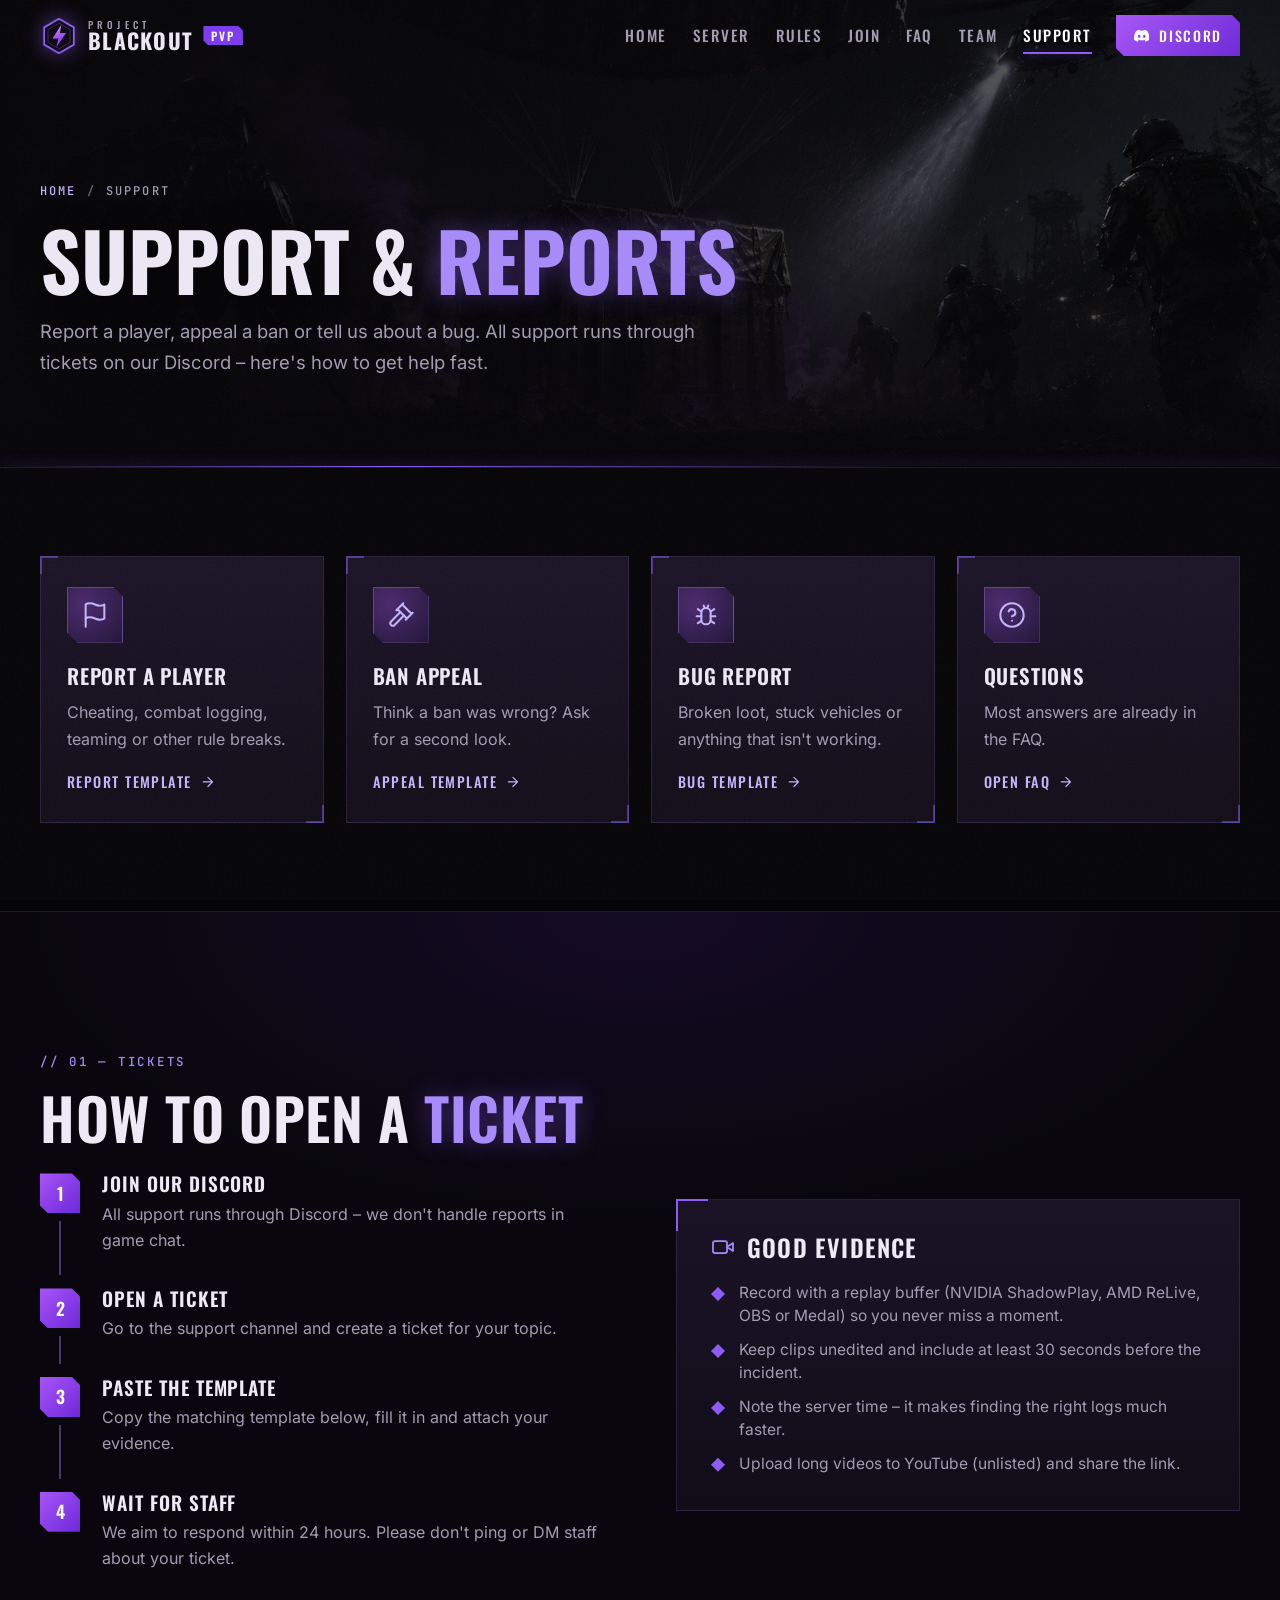
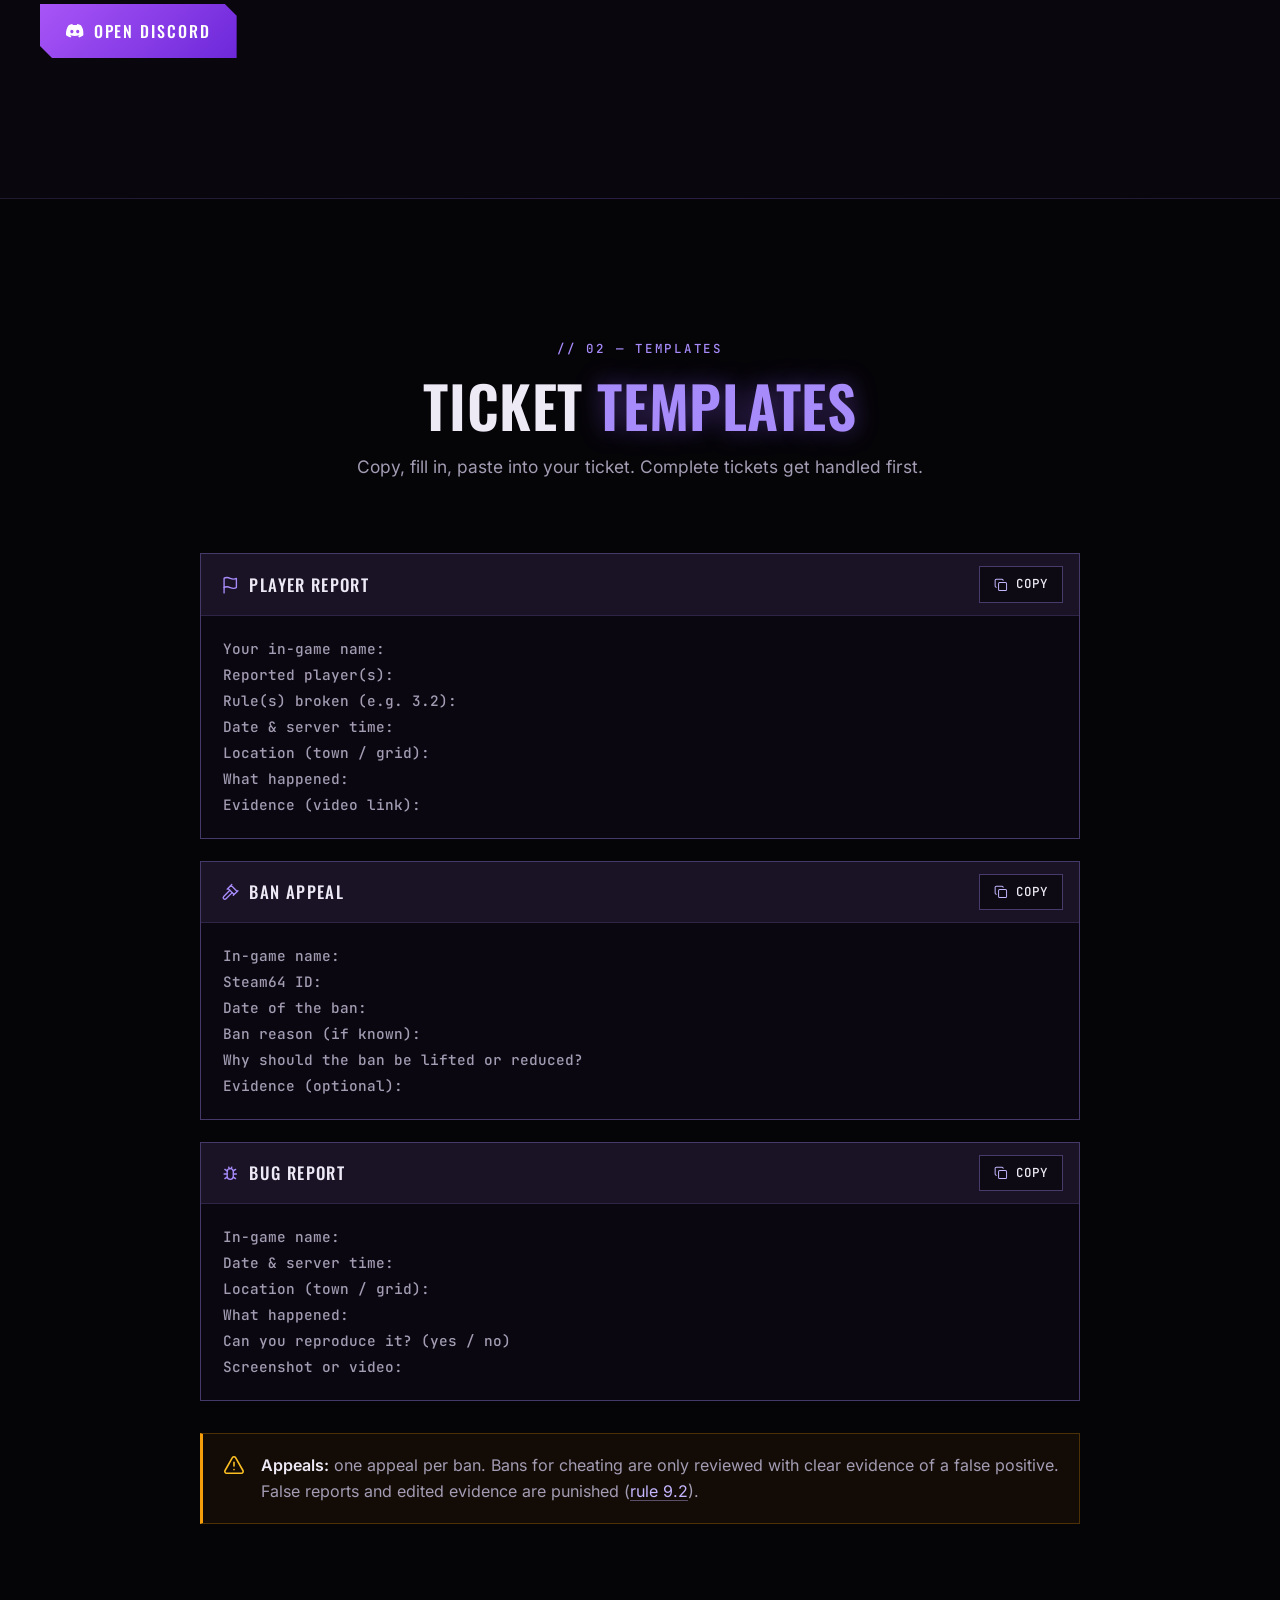
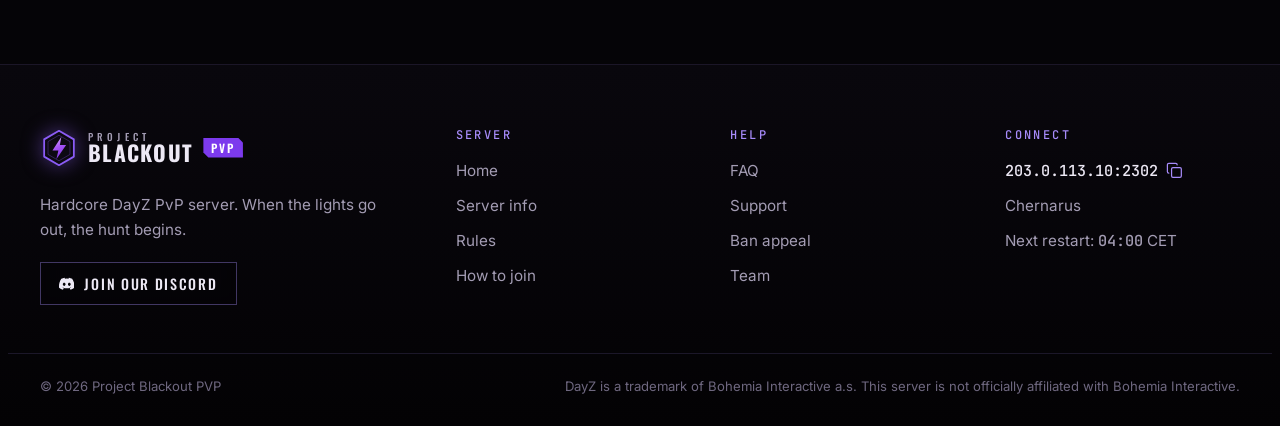
<file: support.html>
<!doctype html>
<html lang="en">
<head>
  <meta charset="utf-8">
  <meta name="viewport" content="width=device-width, initial-scale=1">
  <title>Support – Project Blackout PVP</title>
  <meta name="description" content="Report players, appeal a ban or report bugs on the Project Blackout PVP DayZ server.">
  <meta name="theme-color" content="#050407">

  <meta property="og:type" content="website">
  <meta property="og:title" content="Support – Project Blackout PVP">
  <meta property="og:description" content="Report players, appeal a ban or report bugs on the Project Blackout PVP DayZ server.">
  <meta property="og:image" content="assets/img/fortress.webp">
  <meta name="twitter:card" content="summary_large_image">

  <link rel="icon" href="assets/img/logo.svg" type="image/svg+xml">
  <link rel="preload" href="assets/fonts/oswald-latin.woff2" as="font" type="font/woff2" crossorigin>
  <link rel="preload" href="assets/fonts/inter-latin.woff2" as="font" type="font/woff2" crossorigin>
  <link rel="stylesheet" href="assets/css/fonts.css">
  <link rel="stylesheet" href="assets/css/style.css">

  <script>document.documentElement.classList.add('js');</script>
  <script src="assets/js/config.js" defer></script>
  <script src="assets/js/main.js" defer></script>
</head>
<body class="page-support">
  <a class="skip-link" href="#main">Skip to content</a>

  <!-- ============ NAVIGATION ============ -->
  <header class="nav" id="nav">
    <div class="container nav__inner">
      <a class="brand" href="index.html" aria-label="Project Blackout PVP – home">
        <img class="brand__logo" src="assets/img/logo.svg" alt="" width="38" height="38">
        <span class="brand__text">
          <span class="brand__small">Project</span>
          <span class="brand__big">Blackout</span>
        </span>
        <span class="tag">PVP</span>
      </a>

      <nav class="nav__menu" id="nav-menu" aria-label="Main navigation">
        <a class="nav__link" href="index.html">Home</a>
        <a class="nav__link" href="server.html">Server</a>
        <a class="nav__link" href="rules.html">Rules</a>
        <a class="nav__link" href="join.html">Join</a>
        <a class="nav__link" href="faq.html">FAQ</a>
        <a class="nav__link" href="team.html">Team</a>
        <a class="nav__link" href="support.html" aria-current="page">Support</a>
        <a class="btn btn--primary btn--sm nav__cta" href="#" data-cfg-href="discord" target="_blank" rel="noopener">
          <svg class="icon" viewBox="0 0 24 24" aria-hidden="true"><use href="#i-discord"/></svg>
          Discord
        </a>
      </nav>

      <button class="nav__toggle" type="button" aria-expanded="false" aria-controls="nav-menu" aria-label="Open menu">
        <span></span><span></span><span></span>
      </button>
    </div>
  </header>

  <main id="main">
    <section class="page-hero page-hero--airdrop">
      <div class="page-hero__bg" aria-hidden="true"></div>
      <div class="container page-hero__content">
        <nav class="breadcrumb" aria-label="Breadcrumb">
          <a href="index.html">Home</a><span aria-hidden="true">/</span><span aria-current="page">Support</span>
        </nav>
        <h1 class="page-hero__title">Support &amp; <span class="accent">reports</span></h1>
        <p class="page-hero__intro">Report a player, appeal a ban or tell us about a bug. All support runs through tickets on our Discord – here's how to get help fast.</p>
      </div>
    </section>

    <!-- ============ TOPICS ============ -->
    <section class="section section--tight">
      <div class="container">
        <div class="help-grid">
          <a class="card card--link reveal" href="#report">
            <div class="card__icon"><svg viewBox="0 0 24 24" aria-hidden="true"><use href="#i-flag"/></svg></div>
            <h3 class="card__title">Report a player</h3>
            <p>Cheating, combat logging, teaming or other rule breaks.</p>
            <span class="card__more">Report template <svg class="icon" viewBox="0 0 24 24" aria-hidden="true"><use href="#i-arrow"/></svg></span>
          </a>
          <a class="card card--link reveal" href="#appeal">
            <div class="card__icon"><svg viewBox="0 0 24 24" aria-hidden="true"><use href="#i-gavel"/></svg></div>
            <h3 class="card__title">Ban appeal</h3>
            <p>Think a ban was wrong? Ask for a second look.</p>
            <span class="card__more">Appeal template <svg class="icon" viewBox="0 0 24 24" aria-hidden="true"><use href="#i-arrow"/></svg></span>
          </a>
          <a class="card card--link reveal" href="#bug">
            <div class="card__icon"><svg viewBox="0 0 24 24" aria-hidden="true"><use href="#i-bug"/></svg></div>
            <h3 class="card__title">Bug report</h3>
            <p>Broken loot, stuck vehicles or anything that isn't working.</p>
            <span class="card__more">Bug template <svg class="icon" viewBox="0 0 24 24" aria-hidden="true"><use href="#i-arrow"/></svg></span>
          </a>
          <a class="card card--link reveal" href="faq.html">
            <div class="card__icon"><svg viewBox="0 0 24 24" aria-hidden="true"><use href="#i-help"/></svg></div>
            <h3 class="card__title">Questions</h3>
            <p>Most answers are already in the FAQ.</p>
            <span class="card__more">Open FAQ <svg class="icon" viewBox="0 0 24 24" aria-hidden="true"><use href="#i-arrow"/></svg></span>
          </a>
        </div>
      </div>
    </section>

    <!-- ============ HOW TICKETS WORK ============ -->
    <section class="section section--alt">
      <div class="container grid-2 grid-2--center">
        <div class="reveal">
          <p class="eyebrow">// 01 — Tickets</p>
          <h2 class="h2">How to open a <span class="accent">ticket</span></h2>
          <ol class="guide">
            <li>
              <h3>Join our Discord</h3>
              <p>All support runs through Discord – we don't handle reports in game chat.</p>
            </li>
            <li>
              <h3>Open a ticket</h3>
              <p>Go to the support channel and create a ticket for your topic.</p>
            </li>
            <li>
              <h3>Paste the template</h3>
              <p>Copy the matching template below, fill it in and attach your evidence.</p>
            </li>
            <li>
              <h3>Wait for staff</h3>
              <p>We aim to respond within 24 hours. Please don't ping or DM staff about your ticket.</p>
            </li>
          </ol>
          <a class="btn btn--primary" href="#" data-cfg-href="discord" target="_blank" rel="noopener">
            <svg class="icon" viewBox="0 0 24 24" aria-hidden="true"><use href="#i-discord"/></svg>
            Open Discord
          </a>
        </div>

        <aside class="panel reveal">
          <header class="panel__head">
            <svg viewBox="0 0 24 24" aria-hidden="true"><use href="#i-video"/></svg>
            <h2>Good evidence</h2>
          </header>
          <ul class="checklist checklist--single">
            <li>Record with a replay buffer (NVIDIA ShadowPlay, AMD ReLive, OBS or Medal) so you never miss a moment.</li>
            <li>Keep clips unedited and include at least 30 seconds before the incident.</li>
            <li>Note the server time – it makes finding the right logs much faster.</li>
            <li>Upload long videos to YouTube (unlisted) and share the link.</li>
          </ul>
        </aside>
      </div>
    </section>

    <!-- ============ TEMPLATES ============ -->
    <section class="section">
      <div class="container container--narrow">
        <header class="section__head reveal">
          <p class="eyebrow">// 02 — Templates</p>
          <h2 class="h2">Ticket <span class="accent">templates</span></h2>
          <p class="section__sub">Copy, fill in, paste into your ticket. Complete tickets get handled first.</p>
        </header>

        <div class="templates">
          <article class="template reveal" id="report">
            <header class="template__head">
              <span><svg class="icon" viewBox="0 0 24 24" aria-hidden="true"><use href="#i-flag"/></svg> Player report</span>
              <button class="btn-copy" type="button" data-copy-target="#tpl-report"><svg class="icon" viewBox="0 0 24 24" aria-hidden="true"><use href="#i-copy"/></svg> Copy</button>
            </header>
<pre id="tpl-report">Your in-game name:
Reported player(s):
Rule(s) broken (e.g. 3.2):
Date &amp; server time:
Location (town / grid):
What happened:
Evidence (video link):</pre>
          </article>

          <article class="template reveal" id="appeal">
            <header class="template__head">
              <span><svg class="icon" viewBox="0 0 24 24" aria-hidden="true"><use href="#i-gavel"/></svg> Ban appeal</span>
              <button class="btn-copy" type="button" data-copy-target="#tpl-appeal"><svg class="icon" viewBox="0 0 24 24" aria-hidden="true"><use href="#i-copy"/></svg> Copy</button>
            </header>
<pre id="tpl-appeal">In-game name:
Steam64 ID:
Date of the ban:
Ban reason (if known):
Why should the ban be lifted or reduced?
Evidence (optional):</pre>
          </article>

          <article class="template reveal" id="bug">
            <header class="template__head">
              <span><svg class="icon" viewBox="0 0 24 24" aria-hidden="true"><use href="#i-bug"/></svg> Bug report</span>
              <button class="btn-copy" type="button" data-copy-target="#tpl-bug"><svg class="icon" viewBox="0 0 24 24" aria-hidden="true"><use href="#i-copy"/></svg> Copy</button>
            </header>
<pre id="tpl-bug">In-game name:
Date &amp; server time:
Location (town / grid):
What happened:
Can you reproduce it? (yes / no)
Screenshot or video:</pre>
          </article>
        </div>

        <div class="callout callout--warn reveal">
          <svg viewBox="0 0 24 24" aria-hidden="true"><use href="#i-alert"/></svg>
          <div>
            <p><strong>Appeals:</strong> one appeal per ban. Bans for cheating are only reviewed with clear evidence of a false positive. False reports and edited evidence are punished (<a href="rules.html#r9-2">rule 9.2</a>).</p>
          </div>
        </div>
      </div>
    </section>
  </main>

  <!-- ============ FOOTER ============ -->
  <footer class="footer">
    <div class="container footer__inner">
      <div class="footer__brand">
        <a class="brand" href="index.html" aria-label="Project Blackout PVP – home">
          <img class="brand__logo" src="assets/img/logo.svg" alt="" width="38" height="38">
          <span class="brand__text">
            <span class="brand__small">Project</span>
            <span class="brand__big">Blackout</span>
          </span>
          <span class="tag">PVP</span>
        </a>
        <p>Hardcore DayZ PvP server. When the lights go out, the hunt begins.</p>
        <a class="btn btn--ghost btn--sm" href="#" data-cfg-href="discord" target="_blank" rel="noopener">
          <svg class="icon" viewBox="0 0 24 24" aria-hidden="true"><use href="#i-discord"/></svg>
          Join our Discord
        </a>
      </div>

      <nav class="footer__col" aria-label="Server pages">
        <h3 class="footer__title">Server</h3>
        <a href="index.html">Home</a>
        <a href="server.html">Server info</a>
        <a href="rules.html">Rules</a>
        <a href="join.html">How to join</a>
      </nav>

      <nav class="footer__col" aria-label="Help pages">
        <h3 class="footer__title">Help</h3>
        <a href="faq.html">FAQ</a>
        <a href="support.html">Support</a>
        <a href="support.html#appeal">Ban appeal</a>
        <a href="team.html">Team</a>
      </nav>

      <div class="footer__col">
        <h3 class="footer__title">Connect</h3>
        <button class="ip ip--sm" type="button" data-copy-ip title="Copy IP">
          <span class="ip__text" data-cfg="address">–</span>
          <svg class="icon" viewBox="0 0 24 24" aria-hidden="true"><use href="#i-copy"/></svg>
          <span class="sr-only">copy</span>
        </button>
        <span data-cfg="map">–</span>
        <span data-requires="restartTimes" hidden>Next restart: <span class="mono" data-restart-next>–</span> <span data-restart-tz></span></span>
      </div>
    </div>

    <div class="container footer__bottom">
      <p>© <span data-year></span> Project Blackout PVP</p>
      <p>DayZ is a trademark of Bohemia Interactive a.s. This server is not officially affiliated with Bohemia Interactive.</p>
    </div>
  </footer>

  <div class="toast" role="status" aria-live="polite"></div>

  <!-- ============ ICONS ============ -->
  <svg width="0" height="0" class="sr-only" aria-hidden="true">
    <symbol id="i-discord" viewBox="0 0 24 24"><path fill="currentColor" d="M20.317 4.37a19.79 19.79 0 0 0-4.885-1.515.074.074 0 0 0-.079.037c-.21.375-.444.865-.608 1.25a18.27 18.27 0 0 0-5.487 0 12.64 12.64 0 0 0-.617-1.25.077.077 0 0 0-.079-.037A19.74 19.74 0 0 0 3.677 4.37a.07.07 0 0 0-.032.027C.533 9.046-.32 13.58.099 18.058a.082.082 0 0 0 .031.056 19.9 19.9 0 0 0 5.993 3.03.078.078 0 0 0 .084-.028c.462-.63.873-1.295 1.226-1.994a.076.076 0 0 0-.041-.106 13.1 13.1 0 0 1-1.872-.892.077.077 0 0 1-.008-.128c.126-.094.252-.192.372-.291a.074.074 0 0 1 .078-.01c3.928 1.793 8.18 1.793 12.062 0a.074.074 0 0 1 .078.009c.12.1.246.198.373.292a.077.077 0 0 1-.006.127 12.3 12.3 0 0 1-1.873.892.077.077 0 0 0-.041.107c.36.698.772 1.363 1.225 1.993a.076.076 0 0 0 .084.028 19.84 19.84 0 0 0 6.002-3.03.077.077 0 0 0 .032-.054c.5-5.177-.838-9.674-3.549-13.66a.061.061 0 0 0-.031-.03ZM8.02 15.33c-1.183 0-2.157-1.085-2.157-2.419 0-1.333.956-2.419 2.157-2.419 1.21 0 2.176 1.096 2.157 2.42 0 1.333-.956 2.418-2.157 2.418Zm7.975 0c-1.183 0-2.157-1.085-2.157-2.419 0-1.333.955-2.419 2.157-2.419 1.21 0 2.176 1.096 2.157 2.42 0 1.333-.946 2.418-2.157 2.418Z"/></symbol>
    <symbol id="i-copy" viewBox="0 0 24 24" fill="none" stroke="currentColor" stroke-width="1.75" stroke-linecap="round" stroke-linejoin="round"><rect width="14" height="14" x="8" y="8" rx="2"/><path d="M4 16c-1.1 0-2-.9-2-2V4c0-1.1.9-2 2-2h10c1.1 0 2 .9 2 2"/></symbol>
    <symbol id="i-alert" viewBox="0 0 24 24" fill="none" stroke="currentColor" stroke-width="1.75" stroke-linecap="round" stroke-linejoin="round"><path d="m21.73 18-8-14a2 2 0 0 0-3.48 0l-8 14A2 2 0 0 0 4 21h16a2 2 0 0 0 1.73-3"/><path d="M12 9v4M12 17h.01"/></symbol>
    <symbol id="i-flag" viewBox="0 0 24 24" fill="none" stroke="currentColor" stroke-width="1.75" stroke-linecap="round" stroke-linejoin="round"><path d="M4 15s1-1 4-1 5 2 8 2 4-1 4-1V3s-1 1-4 1-5-2-8-2-4 1-4 1z"/><path d="M4 22v-7"/></symbol>
    <symbol id="i-gavel" viewBox="0 0 24 24" fill="none" stroke="currentColor" stroke-width="1.75" stroke-linecap="round" stroke-linejoin="round"><path d="m14.5 12.5-8 8a2.12 2.12 0 1 1-3-3l8-8"/><path d="m16 16 6-6M8 8l6-6M9 7l8 8M21 11l-8-8"/></symbol>
    <symbol id="i-bug" viewBox="0 0 24 24" fill="none" stroke="currentColor" stroke-width="1.75" stroke-linecap="round" stroke-linejoin="round"><rect width="8" height="14" x="8" y="6" rx="4"/><path d="m19 7-3 2M5 7l3 2M19 19l-3-2M5 19l3-2M20 13h-4M4 13h4M10 4l1 2M14 4l-1 2"/></symbol>
    <symbol id="i-help" viewBox="0 0 24 24" fill="none" stroke="currentColor" stroke-width="1.75" stroke-linecap="round" stroke-linejoin="round"><circle cx="12" cy="12" r="10"/><path d="M9.09 9a3 3 0 0 1 5.83 1c0 2-3 3-3 3M12 17h.01"/></symbol>
    <symbol id="i-arrow" viewBox="0 0 24 24" fill="none" stroke="currentColor" stroke-width="1.75" stroke-linecap="round" stroke-linejoin="round"><path d="M5 12h14M12 5l7 7-7 7"/></symbol>
    <symbol id="i-video" viewBox="0 0 24 24" fill="none" stroke="currentColor" stroke-width="1.75" stroke-linecap="round" stroke-linejoin="round"><path d="m22 8-6 4 6 4V8Z"/><rect width="14" height="12" x="2" y="6" rx="2"/></symbol>
  </svg>
</body>
</html>
</file>
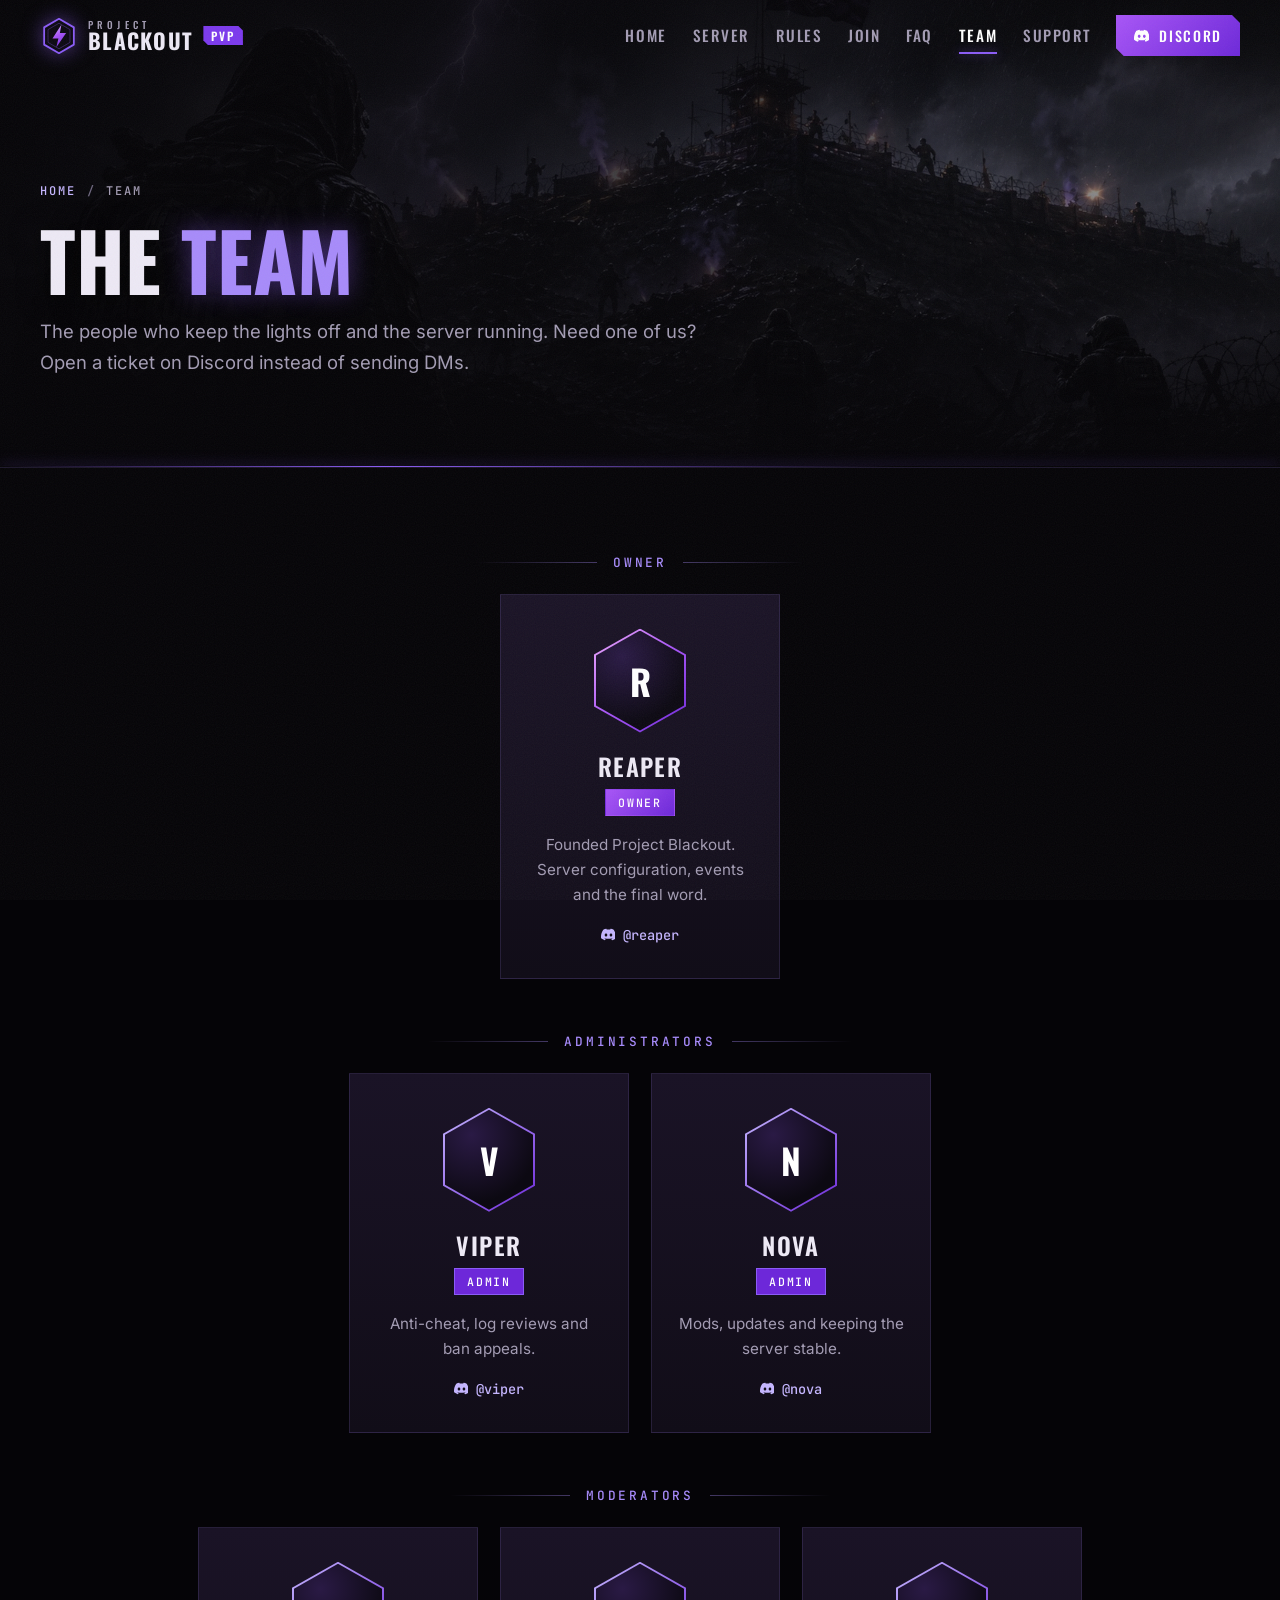
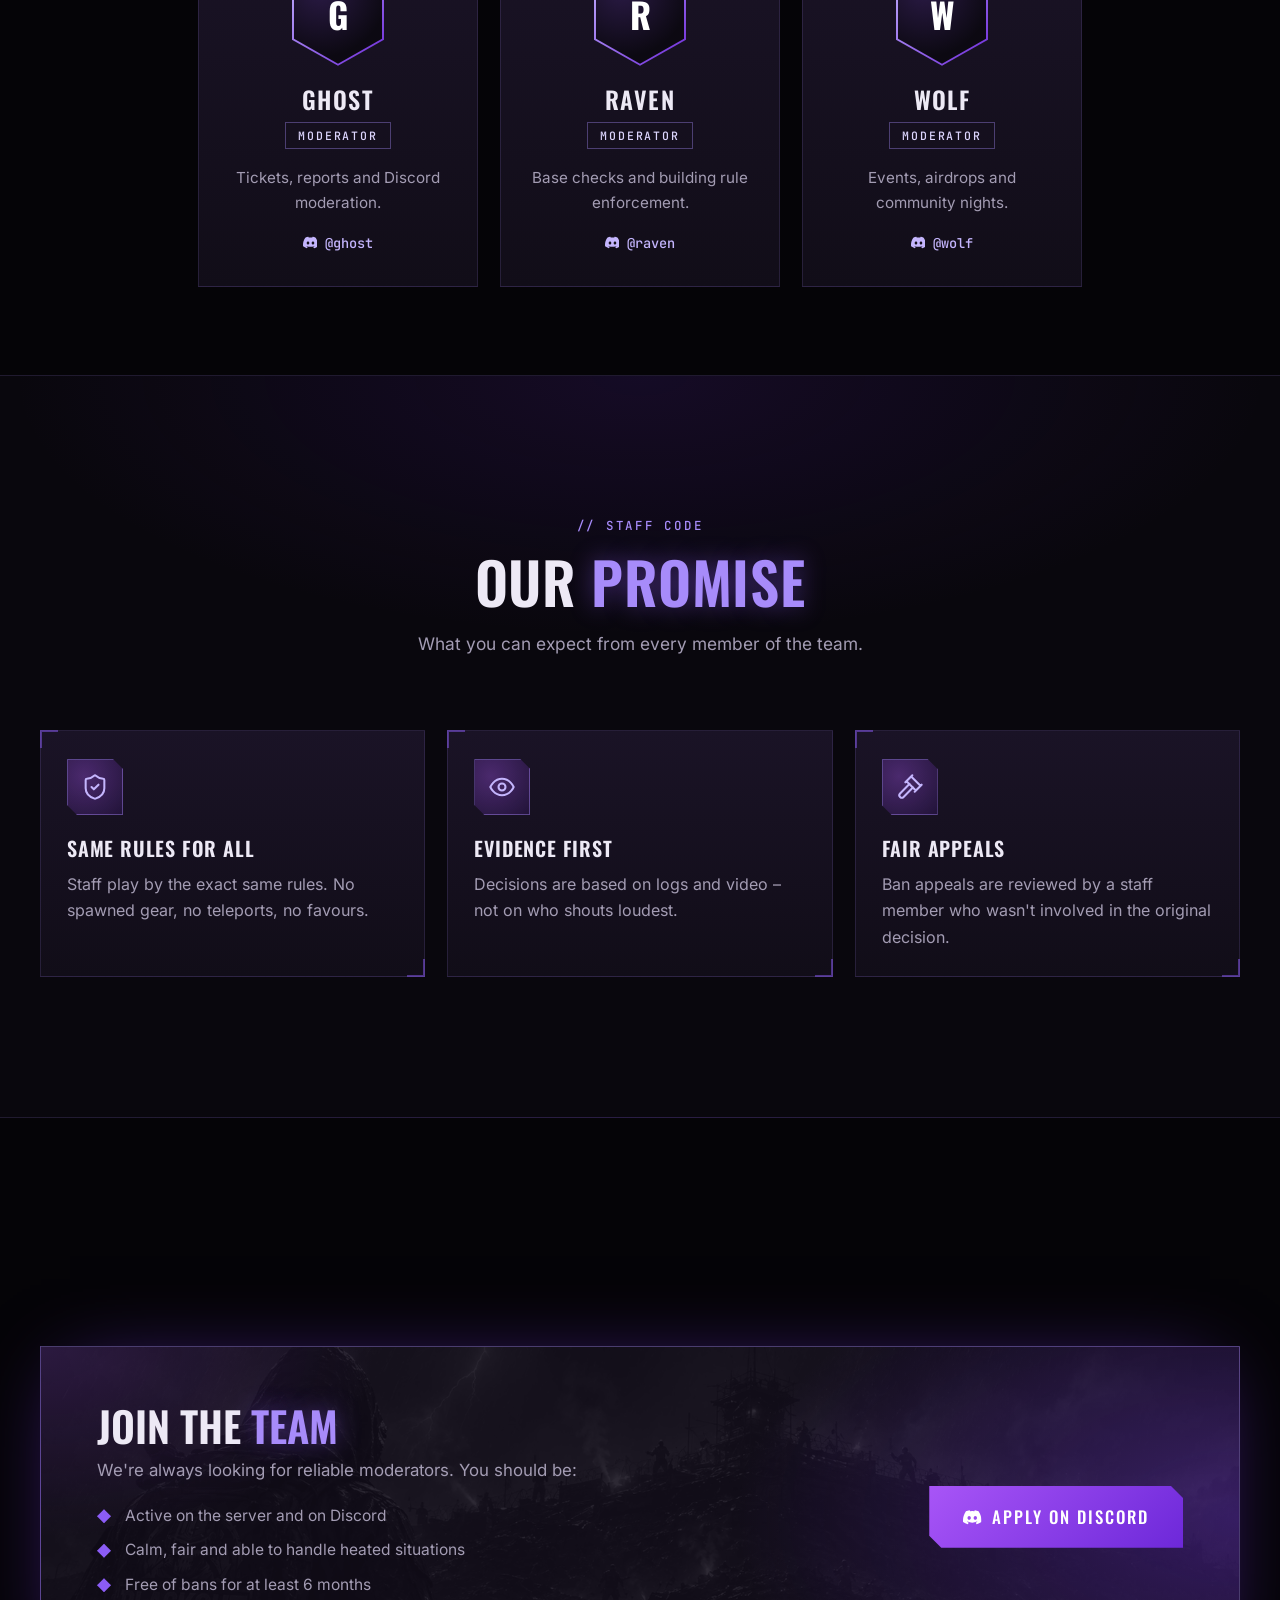
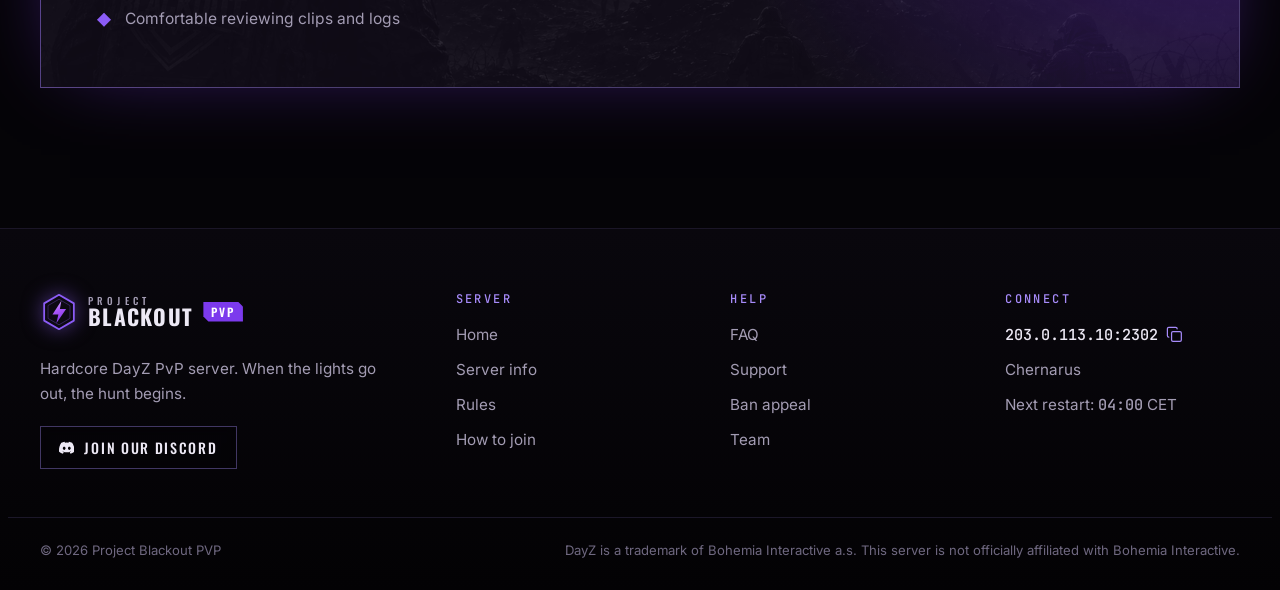
<file: team.html>
<!doctype html>
<html lang="en">
<head>
  <meta charset="utf-8">
  <meta name="viewport" content="width=device-width, initial-scale=1">
  <title>Team – Project Blackout PVP</title>
  <meta name="description" content="Meet the team behind the Project Blackout PVP DayZ server.">
  <meta name="theme-color" content="#050407">

  <meta property="og:type" content="website">
  <meta property="og:title" content="Team – Project Blackout PVP">
  <meta property="og:description" content="Meet the team behind the Project Blackout PVP DayZ server.">
  <meta property="og:image" content="assets/img/fortress.webp">
  <meta name="twitter:card" content="summary_large_image">

  <link rel="icon" href="assets/img/logo.svg" type="image/svg+xml">
  <link rel="preload" href="assets/fonts/oswald-latin.woff2" as="font" type="font/woff2" crossorigin>
  <link rel="preload" href="assets/fonts/inter-latin.woff2" as="font" type="font/woff2" crossorigin>
  <link rel="stylesheet" href="assets/css/fonts.css">
  <link rel="stylesheet" href="assets/css/style.css">

  <script>document.documentElement.classList.add('js');</script>
  <script src="assets/js/config.js" defer></script>
  <script src="assets/js/main.js" defer></script>
</head>
<body class="page-team">
  <a class="skip-link" href="#main">Skip to content</a>

  <!-- ============ NAVIGATION ============ -->
  <header class="nav" id="nav">
    <div class="container nav__inner">
      <a class="brand" href="index.html" aria-label="Project Blackout PVP – home">
        <img class="brand__logo" src="assets/img/logo.svg" alt="" width="38" height="38">
        <span class="brand__text">
          <span class="brand__small">Project</span>
          <span class="brand__big">Blackout</span>
        </span>
        <span class="tag">PVP</span>
      </a>

      <nav class="nav__menu" id="nav-menu" aria-label="Main navigation">
        <a class="nav__link" href="index.html">Home</a>
        <a class="nav__link" href="server.html">Server</a>
        <a class="nav__link" href="rules.html">Rules</a>
        <a class="nav__link" href="join.html">Join</a>
        <a class="nav__link" href="faq.html">FAQ</a>
        <a class="nav__link" href="team.html" aria-current="page">Team</a>
        <a class="nav__link" href="support.html">Support</a>
        <a class="btn btn--primary btn--sm nav__cta" href="#" data-cfg-href="discord" target="_blank" rel="noopener">
          <svg class="icon" viewBox="0 0 24 24" aria-hidden="true"><use href="#i-discord"/></svg>
          Discord
        </a>
      </nav>

      <button class="nav__toggle" type="button" aria-expanded="false" aria-controls="nav-menu" aria-label="Open menu">
        <span></span><span></span><span></span>
      </button>
    </div>
  </header>

  <main id="main">
    <section class="page-hero page-hero--fortress">
      <div class="page-hero__bg" aria-hidden="true"></div>
      <div class="container page-hero__content">
        <nav class="breadcrumb" aria-label="Breadcrumb">
          <a href="index.html">Home</a><span aria-hidden="true">/</span><span aria-current="page">Team</span>
        </nav>
        <h1 class="page-hero__title">The <span class="accent">team</span></h1>
        <p class="page-hero__intro">The people who keep the lights off and the server running. Need one of us? Open a ticket on Discord instead of sending DMs.</p>
      </div>
    </section>

    <!-- Placeholder team: replace names, roles and Discord handles with your own staff. -->
    <section class="section section--tight">
      <div class="container">
        <section class="team-group">
          <h2 class="team-group__title">Owner</h2>
          <div class="team">
            <article class="member member--owner reveal">
              <div class="member__avatar" aria-hidden="true"><span>R</span></div>
              <h3 class="member__name">Reaper</h3>
              <span class="member__role">Owner</span>
              <p>Founded Project Blackout. Server configuration, events and the final word.</p>
              <span class="member__discord"><svg class="icon" viewBox="0 0 24 24" aria-hidden="true"><use href="#i-discord"/></svg>@reaper</span>
            </article>
          </div>
        </section>

        <section class="team-group">
          <h2 class="team-group__title">Administrators</h2>
          <div class="team">
            <article class="member member--admin reveal">
              <div class="member__avatar" aria-hidden="true"><span>V</span></div>
              <h3 class="member__name">Viper</h3>
              <span class="member__role">Admin</span>
              <p>Anti-cheat, log reviews and ban appeals.</p>
              <span class="member__discord"><svg class="icon" viewBox="0 0 24 24" aria-hidden="true"><use href="#i-discord"/></svg>@viper</span>
            </article>
            <article class="member member--admin reveal">
              <div class="member__avatar" aria-hidden="true"><span>N</span></div>
              <h3 class="member__name">Nova</h3>
              <span class="member__role">Admin</span>
              <p>Mods, updates and keeping the server stable.</p>
              <span class="member__discord"><svg class="icon" viewBox="0 0 24 24" aria-hidden="true"><use href="#i-discord"/></svg>@nova</span>
            </article>
          </div>
        </section>

        <section class="team-group">
          <h2 class="team-group__title">Moderators</h2>
          <div class="team">
            <article class="member reveal">
              <div class="member__avatar" aria-hidden="true"><span>G</span></div>
              <h3 class="member__name">Ghost</h3>
              <span class="member__role">Moderator</span>
              <p>Tickets, reports and Discord moderation.</p>
              <span class="member__discord"><svg class="icon" viewBox="0 0 24 24" aria-hidden="true"><use href="#i-discord"/></svg>@ghost</span>
            </article>
            <article class="member reveal">
              <div class="member__avatar" aria-hidden="true"><span>R</span></div>
              <h3 class="member__name">Raven</h3>
              <span class="member__role">Moderator</span>
              <p>Base checks and building rule enforcement.</p>
              <span class="member__discord"><svg class="icon" viewBox="0 0 24 24" aria-hidden="true"><use href="#i-discord"/></svg>@raven</span>
            </article>
            <article class="member reveal">
              <div class="member__avatar" aria-hidden="true"><span>W</span></div>
              <h3 class="member__name">Wolf</h3>
              <span class="member__role">Moderator</span>
              <p>Events, airdrops and community nights.</p>
              <span class="member__discord"><svg class="icon" viewBox="0 0 24 24" aria-hidden="true"><use href="#i-discord"/></svg>@wolf</span>
            </article>
          </div>
        </section>
      </div>
    </section>

    <!-- ============ STAFF CODE ============ -->
    <section class="section section--alt">
      <div class="container">
        <header class="section__head reveal">
          <p class="eyebrow">// Staff code</p>
          <h2 class="h2">Our <span class="accent">promise</span></h2>
          <p class="section__sub">What you can expect from every member of the team.</p>
        </header>

        <div class="features features--compact">
          <article class="card reveal">
            <div class="card__icon"><svg viewBox="0 0 24 24" aria-hidden="true"><use href="#i-shield"/></svg></div>
            <h3 class="card__title">Same rules for all</h3>
            <p>Staff play by the exact same rules. No spawned gear, no teleports, no favours.</p>
          </article>
          <article class="card reveal">
            <div class="card__icon"><svg viewBox="0 0 24 24" aria-hidden="true"><use href="#i-eye"/></svg></div>
            <h3 class="card__title">Evidence first</h3>
            <p>Decisions are based on logs and video – not on who shouts loudest.</p>
          </article>
          <article class="card reveal">
            <div class="card__icon"><svg viewBox="0 0 24 24" aria-hidden="true"><use href="#i-gavel"/></svg></div>
            <h3 class="card__title">Fair appeals</h3>
            <p>Ban appeals are reviewed by a staff member who wasn't involved in the original decision.</p>
          </article>
        </div>
      </div>
    </section>

    <!-- ============ APPLY ============ -->
    <section class="section" id="apply">
      <div class="container">
        <div class="cta">
          <div class="cta__text">
            <h2 class="cta__title">Join the <span class="accent">team</span></h2>
            <p>We're always looking for reliable moderators. You should be:</p>
            <ul class="checklist checklist--single">
              <li>Active on the server and on Discord</li>
              <li>Calm, fair and able to handle heated situations</li>
              <li>Free of bans for at least 6 months</li>
              <li>Comfortable reviewing clips and logs</li>
            </ul>
          </div>
          <div class="cta__actions">
            <a class="btn btn--primary btn--lg" href="#" data-cfg-href="discord" target="_blank" rel="noopener">
              <svg class="icon" viewBox="0 0 24 24" aria-hidden="true"><use href="#i-discord"/></svg>
              Apply on Discord
            </a>
          </div>
        </div>
      </div>
    </section>
  </main>

  <!-- ============ FOOTER ============ -->
  <footer class="footer">
    <div class="container footer__inner">
      <div class="footer__brand">
        <a class="brand" href="index.html" aria-label="Project Blackout PVP – home">
          <img class="brand__logo" src="assets/img/logo.svg" alt="" width="38" height="38">
          <span class="brand__text">
            <span class="brand__small">Project</span>
            <span class="brand__big">Blackout</span>
          </span>
          <span class="tag">PVP</span>
        </a>
        <p>Hardcore DayZ PvP server. When the lights go out, the hunt begins.</p>
        <a class="btn btn--ghost btn--sm" href="#" data-cfg-href="discord" target="_blank" rel="noopener">
          <svg class="icon" viewBox="0 0 24 24" aria-hidden="true"><use href="#i-discord"/></svg>
          Join our Discord
        </a>
      </div>

      <nav class="footer__col" aria-label="Server pages">
        <h3 class="footer__title">Server</h3>
        <a href="index.html">Home</a>
        <a href="server.html">Server info</a>
        <a href="rules.html">Rules</a>
        <a href="join.html">How to join</a>
      </nav>

      <nav class="footer__col" aria-label="Help pages">
        <h3 class="footer__title">Help</h3>
        <a href="faq.html">FAQ</a>
        <a href="support.html">Support</a>
        <a href="support.html#appeal">Ban appeal</a>
        <a href="team.html">Team</a>
      </nav>

      <div class="footer__col">
        <h3 class="footer__title">Connect</h3>
        <button class="ip ip--sm" type="button" data-copy-ip title="Copy IP">
          <span class="ip__text" data-cfg="address">–</span>
          <svg class="icon" viewBox="0 0 24 24" aria-hidden="true"><use href="#i-copy"/></svg>
          <span class="sr-only">copy</span>
        </button>
        <span data-cfg="map">–</span>
        <span data-requires="restartTimes" hidden>Next restart: <span class="mono" data-restart-next>–</span> <span data-restart-tz></span></span>
      </div>
    </div>

    <div class="container footer__bottom">
      <p>© <span data-year></span> Project Blackout PVP</p>
      <p>DayZ is a trademark of Bohemia Interactive a.s. This server is not officially affiliated with Bohemia Interactive.</p>
    </div>
  </footer>

  <div class="toast" role="status" aria-live="polite"></div>

  <!-- ============ ICONS ============ -->
  <svg width="0" height="0" class="sr-only" aria-hidden="true">
    <symbol id="i-discord" viewBox="0 0 24 24"><path fill="currentColor" d="M20.317 4.37a19.79 19.79 0 0 0-4.885-1.515.074.074 0 0 0-.079.037c-.21.375-.444.865-.608 1.25a18.27 18.27 0 0 0-5.487 0 12.64 12.64 0 0 0-.617-1.25.077.077 0 0 0-.079-.037A19.74 19.74 0 0 0 3.677 4.37a.07.07 0 0 0-.032.027C.533 9.046-.32 13.58.099 18.058a.082.082 0 0 0 .031.056 19.9 19.9 0 0 0 5.993 3.03.078.078 0 0 0 .084-.028c.462-.63.873-1.295 1.226-1.994a.076.076 0 0 0-.041-.106 13.1 13.1 0 0 1-1.872-.892.077.077 0 0 1-.008-.128c.126-.094.252-.192.372-.291a.074.074 0 0 1 .078-.01c3.928 1.793 8.18 1.793 12.062 0a.074.074 0 0 1 .078.009c.12.1.246.198.373.292a.077.077 0 0 1-.006.127 12.3 12.3 0 0 1-1.873.892.077.077 0 0 0-.041.107c.36.698.772 1.363 1.225 1.993a.076.076 0 0 0 .084.028 19.84 19.84 0 0 0 6.002-3.03.077.077 0 0 0 .032-.054c.5-5.177-.838-9.674-3.549-13.66a.061.061 0 0 0-.031-.03ZM8.02 15.33c-1.183 0-2.157-1.085-2.157-2.419 0-1.333.956-2.419 2.157-2.419 1.21 0 2.176 1.096 2.157 2.42 0 1.333-.956 2.418-2.157 2.418Zm7.975 0c-1.183 0-2.157-1.085-2.157-2.419 0-1.333.955-2.419 2.157-2.419 1.21 0 2.176 1.096 2.157 2.42 0 1.333-.946 2.418-2.157 2.418Z"/></symbol>
    <symbol id="i-copy" viewBox="0 0 24 24" fill="none" stroke="currentColor" stroke-width="1.75" stroke-linecap="round" stroke-linejoin="round"><rect width="14" height="14" x="8" y="8" rx="2"/><path d="M4 16c-1.1 0-2-.9-2-2V4c0-1.1.9-2 2-2h10c1.1 0 2 .9 2 2"/></symbol>
    <symbol id="i-shield" viewBox="0 0 24 24" fill="none" stroke="currentColor" stroke-width="1.75" stroke-linecap="round" stroke-linejoin="round"><path d="M20 13c0 5-3.5 7.5-7.66 8.95a1 1 0 0 1-.67-.01C7.5 20.5 4 18 4 13V6a1 1 0 0 1 1-1c2 0 4.5-1.2 6.24-2.72a1.17 1.17 0 0 1 1.52 0C14.51 3.81 17 5 19 5a1 1 0 0 1 1 1z"/><path d="m9 12 2 2 4-4"/></symbol>
    <symbol id="i-gavel" viewBox="0 0 24 24" fill="none" stroke="currentColor" stroke-width="1.75" stroke-linecap="round" stroke-linejoin="round"><path d="m14.5 12.5-8 8a2.12 2.12 0 1 1-3-3l8-8"/><path d="m16 16 6-6M8 8l6-6M9 7l8 8M21 11l-8-8"/></symbol>
    <symbol id="i-eye" viewBox="0 0 24 24" fill="none" stroke="currentColor" stroke-width="1.75" stroke-linecap="round" stroke-linejoin="round"><path d="M2 12s3-7 10-7 10 7 10 7-3 7-10 7-10-7-10-7Z"/><circle cx="12" cy="12" r="3"/></symbol>
  </svg>
</body>
</html>
</file>
<file: assets/css/fonts.css>
/* Self-hosted fonts (SIL Open Font License) – no requests to Google */

/* Inter – latin-ext */
@font-face {
  font-family: 'Inter';
  font-style: normal;
  font-weight: 400 600;
  font-display: swap;
  src: url('../fonts/inter-latin-ext.woff2') format('woff2');
  unicode-range: U+0100-02BA, U+02BD-02C5, U+02C7-02CC, U+02CE-02D7, U+02DD-02FF, U+0304, U+0308, U+0329, U+1D00-1DBF, U+1E00-1E9F, U+1EF2-1EFF, U+2020, U+20A0-20AB, U+20AD-20C4, U+2113, U+2C60-2C7F, U+A720-A7FF;
}

/* Inter – latin */
@font-face {
  font-family: 'Inter';
  font-style: normal;
  font-weight: 400 600;
  font-display: swap;
  src: url('../fonts/inter-latin.woff2') format('woff2');
  unicode-range: U+0000-00FF, U+0131, U+0152-0153, U+02BB-02BC, U+02C6, U+02DA, U+02DC, U+0304, U+0308, U+0329, U+2000-206F, U+20AC, U+2122, U+2191, U+2193, U+2212, U+2215, U+FEFF, U+FFFD;
}

/* JetBrains Mono – latin-ext */
@font-face {
  font-family: 'JetBrains Mono';
  font-style: normal;
  font-weight: 500;
  font-display: swap;
  src: url('../fonts/jetbrains-mono-latin-ext.woff2') format('woff2');
  unicode-range: U+0100-02BA, U+02BD-02C5, U+02C7-02CC, U+02CE-02D7, U+02DD-02FF, U+0304, U+0308, U+0329, U+1D00-1DBF, U+1E00-1E9F, U+1EF2-1EFF, U+2020, U+20A0-20AB, U+20AD-20C4, U+2113, U+2C60-2C7F, U+A720-A7FF;
}

/* JetBrains Mono – latin */
@font-face {
  font-family: 'JetBrains Mono';
  font-style: normal;
  font-weight: 500;
  font-display: swap;
  src: url('../fonts/jetbrains-mono-latin.woff2') format('woff2');
  unicode-range: U+0000-00FF, U+0131, U+0152-0153, U+02BB-02BC, U+02C6, U+02DA, U+02DC, U+0304, U+0308, U+0329, U+2000-206F, U+20AC, U+2122, U+2191, U+2193, U+2212, U+2215, U+FEFF, U+FFFD;
}

/* Oswald – latin-ext */
@font-face {
  font-family: 'Oswald';
  font-style: normal;
  font-weight: 500 700;
  font-display: swap;
  src: url('../fonts/oswald-latin-ext.woff2') format('woff2');
  unicode-range: U+0100-02BA, U+02BD-02C5, U+02C7-02CC, U+02CE-02D7, U+02DD-02FF, U+0304, U+0308, U+0329, U+1D00-1DBF, U+1E00-1E9F, U+1EF2-1EFF, U+2020, U+20A0-20AB, U+20AD-20C4, U+2113, U+2C60-2C7F, U+A720-A7FF;
}

/* Oswald – latin */
@font-face {
  font-family: 'Oswald';
  font-style: normal;
  font-weight: 500 700;
  font-display: swap;
  src: url('../fonts/oswald-latin.woff2') format('woff2');
  unicode-range: U+0000-00FF, U+0131, U+0152-0153, U+02BB-02BC, U+02C6, U+02DA, U+02DC, U+0304, U+0308, U+0329, U+2000-206F, U+20AC, U+2122, U+2191, U+2193, U+2212, U+2215, U+FEFF, U+FFFD;
}
</file>
<file: assets/css/style.css>
/* ==========================================================================
   Project Blackout PVP – Stylesheet
   Palette: black & violet
   ========================================================================== */

:root {
  --bg: #050407;
  --bg-alt: #09070d;
  --surface: #110d18;
  --surface-hi: #1a1326;
  --line: rgba(167, 139, 250, 0.14);
  --line-strong: rgba(167, 139, 250, 0.38);

  --violet-200: #ddd6fe;
  --violet-300: #c4b5fd;
  --violet-400: #a78bfa;
  --violet-500: #8b5cf6;
  --violet-600: #7c3aed;
  --violet-700: #6d28d9;
  --purple-500: #a855f7;
  --glow: rgba(139, 92, 246, 0.55);

  --text: #ede9f5;
  --text-muted: #a39cb3;
  --text-dim: #6f6880;
  --ok: #4ade80;
  --bad: #f87171;

  --font-display: 'Oswald', 'Arial Narrow', Impact, sans-serif;
  --font-body: 'Inter', system-ui, -apple-system, 'Segoe UI', sans-serif;
  --font-mono: 'JetBrains Mono', ui-monospace, 'SFMono-Regular', Consolas, monospace;

  --container: 1200px;
  --gutter: clamp(16px, 4vw, 32px);
  --nav-h: 72px;
  --section-y: clamp(80px, 11vw, 140px);
  --ease: cubic-bezier(0.22, 1, 0.36, 1);
  --cut: 12px;
}

/* ---------- Reset & base ---------- */
*,
*::before,
*::after { box-sizing: border-box; }

html {
  scroll-behavior: smooth;
  scroll-padding-top: var(--nav-h);
  -webkit-text-size-adjust: 100%;
  scrollbar-color: var(--violet-700) var(--bg);
}

body {
  margin: 0;
  background: var(--bg);
  color: var(--text);
  font-family: var(--font-body);
  font-size: 1rem;
  line-height: 1.65;
  -webkit-font-smoothing: antialiased;
  overflow-x: hidden;
}

/* subtle film grain across the whole page */
body::after {
  content: '';
  position: fixed;
  inset: 0;
  z-index: 100;
  pointer-events: none;
  opacity: 0.05;
  background-image: url("data:image/svg+xml,%3Csvg xmlns='http://www.w3.org/2000/svg' width='160' height='160'%3E%3Cfilter id='n'%3E%3CfeTurbulence type='fractalNoise' baseFrequency='.9' numOctaves='2' stitchTiles='stitch'/%3E%3C/filter%3E%3Crect width='100%25' height='100%25' filter='url(%23n)'/%3E%3C/svg%3E");
}

img { display: block; max-width: 100%; height: auto; }
a { color: inherit; }
button { font: inherit; color: inherit; }
h1, h2, h3 { margin: 0; line-height: 1.1; }
p { margin: 0 0 1em; }
ul, ol { margin: 0; padding: 0; list-style: none; }
[hidden] { display: none !important; }

::selection { background: var(--violet-600); color: #fff; }
::-webkit-scrollbar { width: 10px; }
::-webkit-scrollbar-track { background: var(--bg); }
::-webkit-scrollbar-thumb { background: var(--violet-700); border-radius: 10px; border: 2px solid var(--bg); }

:focus-visible {
  outline: 2px solid var(--violet-400);
  outline-offset: 3px;
}

.container {
  width: 100%;
  max-width: calc(var(--container) + var(--gutter) * 2);
  margin-inline: auto;
  padding-inline: var(--gutter);
}

.sr-only {
  position: absolute !important;
  width: 1px; height: 1px;
  padding: 0; margin: -1px;
  overflow: hidden; clip: rect(0 0 0 0);
  white-space: nowrap; border: 0;
}

.skip-link {
  position: fixed;
  top: 12px; left: 12px;
  z-index: 200;
  padding: 10px 16px;
  background: var(--violet-600);
  color: #fff;
  text-decoration: none;
  transform: translateY(-200%);
  transition: transform 0.2s;
}
.skip-link:focus { transform: none; }

.mono { font-family: var(--font-mono); }
.accent {
  color: var(--violet-400);
  text-shadow: 0 0 24px rgba(139, 92, 246, 0.45);
}

.icon { width: 1.1em; height: 1.1em; flex-shrink: 0; }

/* ---------- Typography ---------- */
.eyebrow {
  margin: 0 0 14px;
  font-family: var(--font-mono);
  font-size: 0.78rem;
  font-weight: 500;
  letter-spacing: 0.22em;
  text-transform: uppercase;
  color: var(--violet-400);
}

.h2 {
  font-family: var(--font-display);
  font-weight: 600;
  font-size: clamp(2.2rem, 5vw, 3.6rem);
  text-transform: uppercase;
  letter-spacing: 0.01em;
  margin-bottom: 24px;
}

.lead {
  font-size: 1.2rem;
  color: var(--text);
  font-weight: 500;
}

p { color: var(--text-muted); }

/* ---------- Buttons ---------- */
.btn {
  --btn-pad-y: 14px;
  --btn-pad-x: 26px;
  display: inline-flex;
  align-items: center;
  justify-content: center;
  gap: 10px;
  padding: var(--btn-pad-y) var(--btn-pad-x);
  border: 0;
  font-family: var(--font-display);
  font-weight: 500;
  font-size: 1rem;
  letter-spacing: 0.12em;
  text-transform: uppercase;
  text-decoration: none;
  white-space: nowrap;
  cursor: pointer;
  transition: transform 0.25s var(--ease), box-shadow 0.25s var(--ease), background-color 0.25s, color 0.25s, border-color 0.25s;
}
.btn:hover { transform: translateY(-2px); }
.btn:active { transform: translateY(0); }

.btn--primary {
  color: #fff;
  background: linear-gradient(135deg, var(--purple-500), var(--violet-700));
  clip-path: polygon(0 0, calc(100% - var(--cut)) 0, 100% var(--cut), 100% 100%, var(--cut) 100%, 0 calc(100% - var(--cut)));
  box-shadow: 0 0 0 rgba(0, 0, 0, 0);
}
.btn--primary:hover {
  background: linear-gradient(135deg, #b46cff, var(--violet-600));
  filter: drop-shadow(0 0 18px var(--glow));
}

.btn--ghost {
  color: var(--text);
  background: rgba(5, 4, 7, 0.45);
  border: 1px solid var(--line-strong);
  backdrop-filter: blur(6px);
  -webkit-backdrop-filter: blur(6px);
}
.btn--ghost:hover {
  border-color: var(--violet-400);
  color: #fff;
  box-shadow: 0 0 24px rgba(139, 92, 246, 0.3), inset 0 0 18px rgba(139, 92, 246, 0.15);
}

.btn--sm { --btn-pad-y: 9px; --btn-pad-x: 18px; font-size: 0.88rem; --cut: 8px; }
.btn--lg { --btn-pad-y: 17px; --btn-pad-x: 34px; font-size: 1.05rem; }

.tag {
  display: inline-block;
  padding: 3px 8px 2px;
  font-family: var(--font-display);
  font-weight: 600;
  font-size: 0.72rem;
  letter-spacing: 0.16em;
  line-height: 1.3;
  color: #fff;
  background: var(--violet-600);
  clip-path: polygon(0 0, calc(100% - 5px) 0, 100% 5px, 100% 100%, 5px 100%, 0 calc(100% - 5px));
}

/* ==========================================================================
   Navigation
   ========================================================================== */
.nav {
  position: fixed;
  inset: 0 0 auto;
  z-index: 50;
  height: var(--nav-h);
  transition: background-color 0.35s, border-color 0.35s, backdrop-filter 0.35s;
  border-bottom: 1px solid transparent;
}
.nav.is-scrolled,
.nav.is-open {
  background: rgba(5, 4, 7, 0.82);
  backdrop-filter: blur(14px) saturate(140%);
  -webkit-backdrop-filter: blur(14px) saturate(140%);
  border-bottom-color: var(--line);
}

.nav__inner {
  height: 100%;
  display: flex;
  align-items: center;
  justify-content: space-between;
  gap: 24px;
}

.brand {
  display: inline-flex;
  align-items: center;
  gap: 10px;
  text-decoration: none;
}
.brand__logo {
  width: 38px; height: 38px;
  filter: drop-shadow(0 0 10px rgba(139, 92, 246, 0.5));
}
.brand__text {
  display: flex;
  flex-direction: column;
  font-family: var(--font-display);
  text-transform: uppercase;
  line-height: 1;
}
.brand__small {
  font-size: 0.62rem;
  letter-spacing: 0.42em;
  color: var(--text-muted);
}
.brand__big {
  font-size: 1.35rem;
  font-weight: 700;
  letter-spacing: 0.06em;
}

.nav__menu {
  display: flex;
  align-items: center;
  gap: 2px;
}
.nav__link {
  position: relative;
  padding: 8px 12px;
  font-family: var(--font-display);
  font-size: 0.95rem;
  letter-spacing: 0.1em;
  text-transform: uppercase;
  text-decoration: none;
  color: var(--text-muted);
  transition: color 0.2s;
}
.nav__link::after {
  content: '';
  position: absolute;
  left: 12px; right: 12px; bottom: 2px;
  height: 2px;
  background: var(--violet-500);
  box-shadow: 0 0 10px var(--glow);
  transform: scaleX(0);
  transition: transform 0.3s var(--ease);
}
.nav__link:hover,
.nav__link[aria-current] { color: #fff; }
.nav__link:hover::after,
.nav__link[aria-current]::after { transform: scaleX(1); }
.nav__cta { margin-left: 10px; }

.nav__toggle {
  display: none;
  width: 44px; height: 44px;
  padding: 0;
  background: transparent;
  border: 1px solid var(--line-strong);
  cursor: pointer;
  position: relative;
}
.nav__toggle span {
  position: absolute;
  left: 11px; right: 11px;
  height: 2px;
  background: var(--text);
  transition: transform 0.3s var(--ease), opacity 0.2s;
}
.nav__toggle span:nth-child(1) { top: 14px; }
.nav__toggle span:nth-child(2) { top: 21px; }
.nav__toggle span:nth-child(3) { top: 28px; }
.nav.is-open .nav__toggle span:nth-child(1) { transform: translateY(7px) rotate(45deg); }
.nav.is-open .nav__toggle span:nth-child(2) { opacity: 0; }
.nav.is-open .nav__toggle span:nth-child(3) { transform: translateY(-7px) rotate(-45deg); }

@media (max-width: 1060px) {
  .nav__toggle { display: block; }
  .nav__menu {
    position: fixed;
    top: var(--nav-h); left: 0; right: 0;
    flex-direction: column;
    align-items: stretch;
    gap: 0;
    padding: 12px var(--gutter) 24px;
    background: rgba(5, 4, 7, 0.96);
    backdrop-filter: blur(14px);
    -webkit-backdrop-filter: blur(14px);
    border-bottom: 1px solid var(--line);
    opacity: 0;
    visibility: hidden;
    transform: translateY(-12px);
    transition: opacity 0.3s, transform 0.3s var(--ease), visibility 0.3s;
  }
  .nav.is-open .nav__menu {
    opacity: 1;
    visibility: visible;
    transform: none;
  }
  .nav__link {
    padding: 14px 4px;
    font-size: 1.1rem;
    border-bottom: 1px solid var(--line);
  }
  .nav__link::after { left: 4px; right: auto; width: 32px; bottom: -1px; }
  .nav__cta { margin: 18px 0 0; }
}

/* ==========================================================================
   Hero
   ========================================================================== */
.hero {
  position: relative;
  min-height: 100vh;
  min-height: 100svh;
  display: grid;
  place-items: center;
  overflow: hidden;
  isolation: isolate;
  padding: calc(var(--nav-h) + 40px) 0 140px;
}

.hero__bg {
  position: absolute;
  inset: -2%;
  z-index: -3;
  background: url('../img/fortress.webp') center 35% / cover no-repeat;
  animation: hero-drift 28s ease-in-out infinite alternate;
}

.hero::before {
  content: '';
  position: absolute;
  inset: 0;
  z-index: -2;
  background:
    radial-gradient(ellipse 60% 45% at 50% 52%, rgba(5, 4, 7, 0.72), transparent 75%),
    linear-gradient(180deg, rgba(5, 4, 7, 0.7) 0%, rgba(5, 4, 7, 0.1) 30%, rgba(5, 4, 7, 0.35) 65%, var(--bg) 100%),
    linear-gradient(90deg, rgba(76, 29, 149, 0.25), transparent 40%, transparent 60%, rgba(76, 29, 149, 0.25));
}

.hero__rain {
  position: absolute;
  inset: 0;
  width: 100%;
  height: 100%;
  z-index: -1;
  pointer-events: none;
}

.hero__flash {
  position: absolute;
  inset: 0;
  z-index: -1;
  pointer-events: none;
  opacity: 0;
  background:
    radial-gradient(ellipse 55% 50% at 38% 8%, rgba(221, 214, 254, 0.75), rgba(139, 92, 246, 0.25) 45%, transparent 75%);
  mix-blend-mode: screen;
}
.hero__flash.is-flashing { animation: lightning 1.1s ease-out; }

.hero__content {
  text-align: center;
  position: relative;
}

.hero__eyebrow {
  display: inline-flex;
  align-items: center;
  gap: 14px;
  margin-bottom: 26px;
  color: var(--violet-300);
}
.hero__eyebrow::before,
.hero__eyebrow::after {
  content: '';
  width: 36px;
  height: 1px;
  background: currentColor;
  opacity: 0.6;
}

.hero__title {
  display: flex;
  flex-direction: column;
  align-items: center;
  font-family: var(--font-display);
  text-transform: uppercase;
  line-height: 0.9;
}
.hero__title-small {
  font-size: clamp(1rem, 2.6vw, 1.6rem);
  font-weight: 500;
  letter-spacing: 0.75em;
  margin-right: -0.75em; /* offsets the trailing letter-spacing */
  color: var(--violet-200);
}
.hero__title-big {
  font-size: clamp(4rem, 15vw, 11.5rem);
  font-weight: 700;
  letter-spacing: 0.03em;
  color: #fff;
  text-shadow:
    0 0 18px rgba(167, 139, 250, 0.55),
    0 0 60px rgba(124, 58, 237, 0.55),
    0 4px 30px rgba(0, 0, 0, 0.8);
  animation: flicker 7s linear infinite;
}
.hero__title-pvp {
  display: flex;
  align-items: center;
  gap: 18px;
  margin-top: 10px;
  font-size: clamp(1.1rem, 2.6vw, 1.7rem);
  font-weight: 600;
  letter-spacing: 0.5em;
  color: var(--violet-300);
}
.hero__title-pvp::before,
.hero__title-pvp::after {
  content: '';
  width: clamp(40px, 10vw, 110px);
  height: 2px;
  background: linear-gradient(90deg, transparent, var(--violet-500));
  box-shadow: 0 0 10px var(--glow);
}
.hero__title-pvp::after { background: linear-gradient(90deg, var(--violet-500), transparent); }
.hero__title-pvp span { margin-right: -0.5em; }

.hero__tagline {
  margin: 30px auto 40px;
  max-width: 34ch;
  font-size: clamp(1.1rem, 2.2vw, 1.35rem);
  font-weight: 500;
  color: var(--text);
  text-shadow: 0 2px 16px rgba(0, 0, 0, 0.9);
}

.hero__actions {
  display: flex;
  flex-wrap: wrap;
  justify-content: center;
  gap: 16px;
}

.hero__scroll {
  position: absolute;
  bottom: 96px;
  left: 50%;
  width: 26px;
  height: 42px;
  margin-left: -13px;
  border: 2px solid rgba(196, 181, 253, 0.5);
  border-radius: 14px;
}
.hero__scroll span {
  position: absolute;
  top: 8px; left: 50%;
  width: 4px; height: 8px;
  margin-left: -2px;
  border-radius: 2px;
  background: var(--violet-400);
  animation: scroll-dot 1.8s var(--ease) infinite;
}

@keyframes hero-drift {
  from { transform: scale(1.04) translate3d(0, 0, 0); }
  to   { transform: scale(1.1) translate3d(-1%, -1%, 0); }
}
@keyframes lightning {
  0%   { opacity: 0; }
  4%   { opacity: 0.9; }
  9%   { opacity: 0.15; }
  14%  { opacity: 0.7; }
  40%  { opacity: 0.1; }
  100% { opacity: 0; }
}
@keyframes flicker {
  0%, 89%, 91.5%, 93%, 100% { opacity: 1; }
  90%   { opacity: 0.25; }
  92.3% { opacity: 0.55; }
}
@keyframes scroll-dot {
  0%   { transform: translateY(0); opacity: 1; }
  70%  { transform: translateY(14px); opacity: 0; }
  100% { transform: translateY(0); opacity: 0; }
}

@media (max-height: 700px) {
  .hero__scroll { display: none; }
}
@media (max-width: 520px) {
  .hero__eyebrow { font-size: 0.68rem; letter-spacing: 0.16em; }
  .hero__eyebrow::before,
  .hero__eyebrow::after { width: 18px; }
}

/* ==========================================================================
   Status bar
   ========================================================================== */
.status-wrap {
  position: relative;
  z-index: 5;
  margin-top: -72px;
}

.status {
  display: flex;
  flex-wrap: wrap;
  align-items: center;
  gap: 16px 32px;
  padding: 22px 28px;
  background: linear-gradient(180deg, rgba(26, 19, 38, 0.92), rgba(12, 9, 18, 0.95));
  border: 1px solid var(--line-strong);
  box-shadow: 0 30px 60px -20px rgba(0, 0, 0, 0.8), 0 0 50px -10px rgba(124, 58, 237, 0.35);
  backdrop-filter: blur(12px);
  -webkit-backdrop-filter: blur(12px);
  position: relative;
}
.status::before {
  content: '';
  position: absolute;
  top: -1px; left: 28px; right: 28px;
  height: 2px;
  background: linear-gradient(90deg, transparent, var(--violet-500), transparent);
  box-shadow: 0 0 12px var(--glow);
}

.status__item {
  flex: 1 1 140px;
  display: flex;
  flex-direction: column;
  gap: 4px;
  min-width: 0;
}
.status__item--ip { flex-basis: 220px; }
.status__cta { flex: 0 0 auto; }
.status__label {
  font-family: var(--font-mono);
  font-size: 0.7rem;
  letter-spacing: 0.2em;
  text-transform: uppercase;
  color: var(--text-dim);
}
.status__value {
  display: inline-flex;
  align-items: center;
  gap: 10px;
  font-family: var(--font-display);
  font-size: 1.25rem;
  letter-spacing: 0.04em;
  color: var(--text);
}
.status__value.mono { font-family: var(--font-mono); font-size: 1.1rem; }

.dot {
  width: 10px; height: 10px;
  border-radius: 50%;
  background: var(--text-dim);
  flex-shrink: 0;
}
.dot.is-online {
  background: var(--ok);
  box-shadow: 0 0 0 0 rgba(74, 222, 128, 0.6);
  animation: pulse 2s infinite;
}
.dot.is-offline { background: var(--bad); }

@keyframes pulse {
  0%   { box-shadow: 0 0 0 0 rgba(74, 222, 128, 0.55); }
  70%  { box-shadow: 0 0 0 10px rgba(74, 222, 128, 0); }
  100% { box-shadow: 0 0 0 0 rgba(74, 222, 128, 0); }
}

.ip {
  display: inline-flex;
  align-items: center;
  gap: 10px;
  max-width: 100%;
  padding: 0;
  background: none;
  border: 0;
  cursor: pointer;
  font-family: var(--font-mono);
  font-size: 1.1rem;
  color: var(--text);
  text-align: left;
}
.ip__text {
  overflow: hidden;
  text-overflow: ellipsis;
  white-space: nowrap;
}
.ip .icon {
  color: var(--violet-400);
  transition: transform 0.2s, color 0.2s;
}
.ip:hover .icon { color: #fff; transform: scale(1.15); }
.ip:hover .ip__text { color: var(--violet-200); }

.ip--lg {
  padding: 16px 22px;
  font-size: 1.15rem;
  background: rgba(5, 4, 7, 0.6);
  border: 1px dashed var(--line-strong);
  transition: border-color 0.2s, background-color 0.2s;
}
.ip--lg:hover { border-color: var(--violet-400); background: rgba(124, 58, 237, 0.12); }

.ip--sm { font-size: 0.95rem; gap: 8px; }
.ip--inline {
  display: inline-flex;
  vertical-align: baseline;
  gap: 6px;
  padding: 1px 8px;
  font-size: 0.9em;
  background: var(--surface-hi);
  border: 1px solid var(--line-strong);
}

@media (max-width: 860px) {
  .status {
    display: grid;
    grid-template-columns: repeat(2, minmax(0, 1fr));
    gap: 18px 20px;
    padding: 22px 20px;
  }
  .status__item--ip,
  .status__cta { grid-column: 1 / -1; }
}

/* ==========================================================================
   Sections
   ========================================================================== */
.section {
  position: relative;
  padding: var(--section-y) 0;
}
.section--alt {
  background:
    radial-gradient(ellipse 70% 50% at 50% 0%, rgba(76, 29, 149, 0.18), transparent 70%),
    var(--bg-alt);
  border-top: 1px solid var(--line);
  border-bottom: 1px solid var(--line);
}

.section__head {
  max-width: 680px;
  margin: 0 auto clamp(48px, 6vw, 72px);
  text-align: center;
}
.section__head .h2 { margin-bottom: 16px; }
.section__sub { font-size: 1.08rem; margin: 0; }

/* ---------- About the server ---------- */
.split {
  display: grid;
  grid-template-columns: 1.1fr 1fr;
  align-items: center;
  gap: clamp(40px, 6vw, 80px);
}

.frame {
  position: relative;
  margin: 0;
  isolation: isolate;
}
.frame::before {
  content: '';
  position: absolute;
  inset: 18px -18px -18px 18px;
  border: 1px solid var(--line-strong);
  z-index: -1;
}
.frame img {
  width: 100%;
  aspect-ratio: 4 / 3;
  object-fit: cover;
  object-position: 45% center;
  box-shadow: 0 30px 80px -20px rgba(0, 0, 0, 0.9), 0 0 60px -20px rgba(124, 58, 237, 0.5);
}
.frame::after {
  content: '';
  position: absolute;
  top: -8px; left: -8px;
  width: 48px; height: 48px;
  border-top: 2px solid var(--violet-500);
  border-left: 2px solid var(--violet-500);
  box-shadow: -4px -4px 16px -6px var(--glow);
}

.checklist {
  display: grid;
  grid-template-columns: repeat(2, minmax(0, 1fr));
  gap: 14px 24px;
  margin-top: 30px;
}
.checklist li {
  position: relative;
  padding-left: 28px;
  font-weight: 500;
  color: var(--text);
  font-size: 0.97rem;
  line-height: 1.45;
}
.checklist li::before {
  content: '';
  position: absolute;
  left: 0; top: 0.3em;
  width: 14px; height: 14px;
  background: var(--violet-500);
  clip-path: polygon(50% 0, 100% 50%, 50% 100%, 0 50%);
  box-shadow: 0 0 10px var(--glow);
}

@media (max-width: 900px) {
  .split { grid-template-columns: 1fr; }
  .frame { margin-right: 18px; }
}
@media (max-width: 520px) {
  .checklist { grid-template-columns: 1fr; }
}

/* ---------- Feature cards ---------- */
.features {
  display: grid;
  grid-template-columns: repeat(3, minmax(0, 1fr));
  gap: 22px;
}

.card {
  position: relative;
  padding: 34px 30px 30px;
  background: linear-gradient(180deg, var(--surface-hi), var(--surface));
  border: 1px solid var(--line);
  transition: transform 0.35s var(--ease), border-color 0.35s, box-shadow 0.35s;
}
.card::before,
.card::after {
  content: '';
  position: absolute;
  width: 18px; height: 18px;
  border-color: var(--violet-500);
  border-style: solid;
  opacity: 0.5;
  transition: opacity 0.35s, width 0.35s var(--ease), height 0.35s var(--ease);
}
.card::before { top: -1px; left: -1px; border-width: 2px 0 0 2px; }
.card::after { bottom: -1px; right: -1px; border-width: 0 2px 2px 0; }
.card:hover {
  transform: translateY(-6px);
  border-color: var(--line-strong);
  box-shadow: 0 24px 50px -24px rgba(0, 0, 0, 0.9), 0 0 40px -12px rgba(124, 58, 237, 0.45);
}
.card:hover::before,
.card:hover::after { opacity: 1; width: 32px; height: 32px; }

.card__num {
  position: absolute;
  top: 22px; right: 24px;
  font-family: var(--font-mono);
  font-size: 0.8rem;
  color: var(--text-dim);
}
.card__icon {
  display: grid;
  place-items: center;
  width: 56px; height: 56px;
  margin-bottom: 22px;
  color: var(--violet-300);
  background: radial-gradient(circle at 30% 30%, rgba(168, 85, 247, 0.35), rgba(76, 29, 149, 0.2));
  border: 1px solid var(--line-strong);
  clip-path: polygon(0 0, calc(100% - 10px) 0, 100% 10px, 100% 100%, 10px 100%, 0 calc(100% - 10px));
}
.card__icon svg { width: 28px; height: 28px; }
.card__title {
  margin-bottom: 12px;
  font-family: var(--font-display);
  font-weight: 600;
  font-size: 1.45rem;
  letter-spacing: 0.04em;
  text-transform: uppercase;
}
.card p { margin: 0; }

@media (max-width: 960px) {
  .features { grid-template-columns: repeat(2, minmax(0, 1fr)); }
}
@media (max-width: 600px) {
  .features { grid-template-columns: 1fr; }
}

/* ---------- Showcase (Airdrops) ---------- */
.showcase {
  position: relative;
  min-height: 88vh;
  display: flex;
  align-items: center;
  padding: var(--section-y) 0;
  overflow: hidden;
  isolation: isolate;
}
.showcase__bg {
  position: absolute;
  inset: 0;
  z-index: -2;
  background: url('../img/airdrop.webp') 65% center / cover no-repeat;
}
.showcase::before {
  content: '';
  position: absolute;
  inset: 0;
  z-index: -1;
  background:
    linear-gradient(90deg, rgba(5, 4, 7, 0.95) 0%, rgba(5, 4, 7, 0.82) 32%, rgba(5, 4, 7, 0.2) 65%, rgba(5, 4, 7, 0.35) 100%),
    linear-gradient(180deg, var(--bg-alt) 0%, transparent 18%, transparent 82%, var(--bg) 100%);
}
@media (hover: hover) and (min-width: 961px) and (prefers-reduced-motion: no-preference) {
  .showcase__bg { background-attachment: fixed; }
}

.showcase__panel { max-width: 540px; }
.showcase__panel > p:not(.eyebrow) { font-size: 1.08rem; }

.bullets {
  display: grid;
  gap: 14px;
  margin-top: 28px;
}
.bullets li {
  position: relative;
  padding: 14px 18px 14px 22px;
  background: rgba(17, 13, 24, 0.7);
  border-left: 3px solid var(--violet-500);
  color: var(--text-muted);
  backdrop-filter: blur(6px);
  -webkit-backdrop-filter: blur(6px);
}
.bullets strong { color: var(--text); font-weight: 600; }

@media (max-width: 760px) {
  .showcase { min-height: 0; }
  .showcase__bg { background-position: 70% center; }
  .showcase::before {
    background:
      linear-gradient(180deg, var(--bg-alt) 0%, rgba(5, 4, 7, 0.7) 25%, rgba(5, 4, 7, 0.88) 60%, var(--bg) 100%);
  }
}

/* ---------- Rules ---------- */
.rules {
  display: grid;
  grid-template-columns: repeat(2, minmax(0, 1fr));
  gap: 18px;
  align-items: start;
}

.rule {
  background: var(--surface);
  border: 1px solid var(--line);
  transition: border-color 0.3s, box-shadow 0.3s;
}
.rule[open] {
  border-color: var(--line-strong);
  box-shadow: 0 0 40px -18px rgba(124, 58, 237, 0.5);
}
.rule summary {
  display: flex;
  align-items: center;
  gap: 16px;
  padding: 20px 22px;
  cursor: pointer;
  list-style: none;
  user-select: none;
}
.rule summary::-webkit-details-marker { display: none; }
.rule summary:hover .rule__title { color: #fff; }

.rule__icon {
  display: grid;
  place-items: center;
  width: 42px; height: 42px;
  flex-shrink: 0;
  color: var(--violet-300);
  background: rgba(124, 58, 237, 0.16);
  border: 1px solid var(--line-strong);
}
.rule__icon svg { width: 22px; height: 22px; }
.rule__title {
  flex: 1;
  font-family: var(--font-display);
  font-weight: 600;
  font-size: 1.3rem;
  letter-spacing: 0.06em;
  text-transform: uppercase;
  color: var(--text);
  transition: color 0.2s;
}
.rule__chev {
  width: 12px; height: 12px;
  border-right: 2px solid var(--violet-400);
  border-bottom: 2px solid var(--violet-400);
  transform: rotate(45deg) translate(-3px, -3px);
  transition: transform 0.3s var(--ease);
}
.rule[open] .rule__chev { transform: rotate(-135deg) translate(-3px, -3px); }

.rule__list {
  counter-reset: rule;
  padding: 4px 22px 22px;
  border-top: 1px solid var(--line);
}
.rule__list li {
  counter-increment: rule;
  position: relative;
  padding: 14px 0 14px 46px;
  color: var(--text-muted);
  border-bottom: 1px dashed var(--line);
}
.rule__list li:last-child { border-bottom: 0; padding-bottom: 0; }
.rule__list li::before {
  content: counter(rule, decimal-leading-zero);
  position: absolute;
  left: 0; top: 14px;
  font-family: var(--font-mono);
  font-size: 0.85rem;
  color: var(--violet-400);
}

.rules__note {
  margin: 36px auto 0;
  max-width: 640px;
  text-align: center;
  font-size: 0.95rem;
}
.rules__note a {
  color: var(--violet-300);
  text-decoration-color: rgba(196, 181, 253, 0.4);
  text-underline-offset: 3px;
}
.rules__note a:hover { color: #fff; }

@media (max-width: 860px) {
  .rules { grid-template-columns: 1fr; }
}

/* ---------- Gallery ---------- */
.gallery {
  display: grid;
  grid-template-columns: 1.7fr 1fr;
  grid-template-rows: repeat(2, minmax(0, 1fr));
  gap: 18px;
  height: clamp(420px, 48vw, 600px);
}

.gallery__item {
  position: relative;
  display: block;
  padding: 0;
  overflow: hidden;
  border: 1px solid var(--line);
  background: var(--surface);
  cursor: zoom-in;
}
.gallery__item--big { grid-row: 1 / span 2; }
.gallery__item img {
  width: 100%;
  height: 100%;
  object-fit: cover;
  transition: transform 0.8s var(--ease), filter 0.5s;
  filter: saturate(0.9) brightness(0.85);
}
.gallery__item::after {
  content: '';
  position: absolute;
  inset: 0;
  background: linear-gradient(180deg, transparent 55%, rgba(5, 4, 7, 0.92));
  pointer-events: none;
}
.gallery__item:hover img,
.gallery__item:focus-visible img {
  transform: scale(1.06);
  filter: saturate(1.05) brightness(1);
}
.gallery__item:hover { border-color: var(--line-strong); }

.gallery__caption {
  position: absolute;
  left: 20px; bottom: 16px;
  z-index: 1;
  font-family: var(--font-display);
  font-size: 1.05rem;
  letter-spacing: 0.08em;
  text-transform: uppercase;
  text-align: left;
  color: var(--text);
}
.gallery__caption::before {
  content: '';
  display: inline-block;
  width: 18px; height: 2px;
  margin-right: 10px;
  vertical-align: middle;
  background: var(--violet-500);
}

@media (max-width: 760px) {
  .gallery {
    grid-template-columns: 1fr;
    grid-template-rows: none;
    height: auto;
  }
  .gallery__item--big { grid-row: auto; }
  .gallery__item img { aspect-ratio: 16 / 10; height: auto; }
}

/* ---------- Lightbox ---------- */
.lightbox {
  width: 100%;
  height: 100%;
  max-width: 100%;
  max-height: 100%;
  margin: 0;
  padding: 0;
  border: 0;
  background: transparent;
  color: var(--text);
}
.lightbox[open] {
  display: flex;
  align-items: center;
  justify-content: center;
}
.lightbox::backdrop {
  background: rgba(3, 2, 5, 0.94);
  backdrop-filter: blur(6px);
}
.lightbox__figure {
  margin: 0;
  max-width: min(1400px, 92vw);
}
.lightbox__img {
  max-width: 100%;
  max-height: 82vh;
  margin-inline: auto;
  border: 1px solid var(--line-strong);
  box-shadow: 0 0 80px -20px rgba(124, 58, 237, 0.6);
}
.lightbox__caption {
  margin-top: 14px;
  text-align: center;
  font-family: var(--font-display);
  letter-spacing: 0.1em;
  text-transform: uppercase;
  color: var(--text-muted);
}
.lightbox__close,
.lightbox__nav {
  position: absolute;
  display: grid;
  place-items: center;
  width: 48px; height: 48px;
  padding: 0;
  font-size: 2rem;
  line-height: 1;
  background: rgba(17, 13, 24, 0.8);
  border: 1px solid var(--line-strong);
  cursor: pointer;
  transition: background-color 0.2s, border-color 0.2s;
}
.lightbox__close:hover,
.lightbox__nav:hover { background: var(--violet-700); border-color: var(--violet-400); }
.lightbox__close { top: 18px; right: 18px; }
.lightbox__nav { top: 50%; transform: translateY(-50%); }
.lightbox__nav--prev { left: 18px; }
.lightbox__nav--next { right: 18px; }

@media (max-width: 600px) {
  .lightbox__nav { top: auto; bottom: 18px; transform: none; }
}

/* ---------- Join ---------- */
.steps {
  display: grid;
  grid-template-columns: repeat(4, minmax(0, 1fr));
  gap: 22px;
  counter-reset: none;
}
.step {
  position: relative;
  padding: 28px 24px 26px;
  border-top: 2px solid var(--line-strong);
  background: linear-gradient(180deg, rgba(124, 58, 237, 0.08), transparent 70%);
}
.step::before {
  content: '';
  position: absolute;
  top: -2px; left: 0;
  width: 56px; height: 2px;
  background: var(--violet-500);
  box-shadow: 0 0 12px var(--glow);
}
.step__num {
  display: block;
  margin-bottom: 10px;
  font-family: var(--font-display);
  font-weight: 700;
  font-size: 3.4rem;
  line-height: 1;
  color: transparent;
  -webkit-text-stroke: 1px var(--violet-400);
}
.step__title {
  margin-bottom: 10px;
  font-family: var(--font-display);
  font-weight: 600;
  font-size: 1.3rem;
  letter-spacing: 0.05em;
  text-transform: uppercase;
}
.step p { margin: 0; font-size: 0.97rem; }
.step strong { color: var(--violet-200); font-weight: 600; }

@media (max-width: 960px) {
  .steps { grid-template-columns: repeat(2, minmax(0, 1fr)); }
}
@media (max-width: 520px) {
  .steps { grid-template-columns: 1fr; }
}

.cta {
  position: relative;
  display: flex;
  align-items: center;
  justify-content: space-between;
  flex-wrap: wrap;
  gap: 28px 40px;
  margin-top: clamp(56px, 7vw, 88px);
  padding: clamp(32px, 5vw, 56px);
  overflow: hidden;
  isolation: isolate;
  border: 1px solid var(--line-strong);
  background:
    radial-gradient(ellipse 60% 120% at 100% 50%, rgba(124, 58, 237, 0.35), transparent 70%),
    radial-gradient(ellipse 40% 80% at 0% 0%, rgba(168, 85, 247, 0.18), transparent 70%),
    var(--surface);
  box-shadow: 0 0 80px -30px rgba(124, 58, 237, 0.6);
}
.cta::before {
  content: '';
  position: absolute;
  inset: 0;
  z-index: -1;
  background: url('../img/fortress.webp') center 30% / cover no-repeat;
  opacity: 0.12;
  mix-blend-mode: luminosity;
}
.cta__title {
  margin-bottom: 8px;
  font-family: var(--font-display);
  font-weight: 600;
  font-size: clamp(1.8rem, 3.6vw, 2.6rem);
  text-transform: uppercase;
}
.cta__text p { margin: 0; font-size: 1.05rem; }
.cta__actions {
  display: flex;
  flex-wrap: wrap;
  align-items: center;
  gap: 16px;
}

@media (max-width: 600px) {
  .cta__actions,
  .cta__actions > * { width: 100%; }
  .ip--lg { justify-content: space-between; }
}

/* ==========================================================================
   Footer
   ========================================================================== */
.footer {
  padding-top: 64px;
  border-top: 1px solid var(--line);
  background: linear-gradient(180deg, var(--bg-alt), #030204);
}
.footer__inner {
  display: grid;
  grid-template-columns: 1.6fr 1fr 1fr 1fr;
  gap: 40px;
  padding-bottom: 48px;
}
.footer__brand p { margin: 18px 0 20px; max-width: 36ch; font-size: 0.95rem; }
.footer__col {
  display: flex;
  flex-direction: column;
  gap: 10px;
  font-size: 0.95rem;
  color: var(--text-muted);
}
.footer__col a {
  text-decoration: none;
  transition: color 0.2s;
  width: fit-content;
}
.footer__col a:hover { color: var(--violet-300); }
.footer__title {
  margin-bottom: 6px;
  font-family: var(--font-mono);
  font-size: 0.75rem;
  font-weight: 500;
  letter-spacing: 0.2em;
  text-transform: uppercase;
  color: var(--violet-400);
}
.footer__bottom {
  display: flex;
  flex-wrap: wrap;
  justify-content: space-between;
  gap: 8px 32px;
  padding-top: 22px;
  padding-bottom: 28px;
  border-top: 1px solid var(--line);
}
.footer__bottom p {
  margin: 0;
  font-size: 0.82rem;
  color: var(--text-dim);
}

@media (max-width: 960px) {
  .footer__inner { grid-template-columns: repeat(3, minmax(0, 1fr)); }
  .footer__brand { grid-column: 1 / -1; }
}
@media (max-width: 560px) {
  .footer__inner { grid-template-columns: 1fr 1fr; }
  .footer__col:last-child { grid-column: 1 / -1; }
}

/* ---------- Toast ---------- */
.toast {
  position: fixed;
  left: 50%;
  bottom: 28px;
  z-index: 120;
  padding: 12px 22px;
  font-family: var(--font-display);
  letter-spacing: 0.08em;
  text-transform: uppercase;
  color: #fff;
  background: var(--violet-700);
  border: 1px solid var(--violet-400);
  box-shadow: 0 0 40px -6px var(--glow);
  opacity: 0;
  pointer-events: none;
  transform: translate(-50%, 20px);
  transition: opacity 0.3s, transform 0.3s var(--ease);
}
.toast.is-visible { opacity: 1; transform: translate(-50%, 0); }

/* ==========================================================================
   Shared helpers
   ========================================================================== */
.container--narrow { max-width: calc(880px + var(--gutter) * 2); }
.section--tight { padding: clamp(56px, 7vw, 88px) 0; }
.section--flush-top { padding-top: 0; }
.section__head--left { margin-left: 0; text-align: left; }

.btn-row {
  display: flex;
  flex-wrap: wrap;
  justify-content: center;
  gap: 14px;
  margin-top: 44px;
}

.grid-2 {
  display: grid;
  grid-template-columns: repeat(2, minmax(0, 1fr));
  gap: 22px;
  align-items: start;
}
.grid-2--center { align-items: center; gap: clamp(32px, 6vw, 72px); }
@media (max-width: 860px) {
  .grid-2 { grid-template-columns: 1fr; }
}

.prose a,
.card p a,
.acc__body a,
.callout a,
.panel a:not(.btn),
.guide a,
.empty a,
.rule-item a:not(.rule-item__num) {
  color: var(--violet-300);
  text-decoration-color: rgba(196, 181, 253, 0.4);
  text-underline-offset: 3px;
}
.prose a:hover,
.card p a:hover,
.acc__body a:hover,
.callout a:hover,
.panel a:not(.btn):hover,
.guide a:hover,
.empty a:hover,
.rule-item a:not(.rule-item__num):hover { color: #fff; }

/* UI labels such as "Servers" or "Play" */
.ui {
  display: inline-block;
  padding: 0 7px;
  font-family: var(--font-mono);
  font-size: 0.85em;
  color: var(--violet-200);
  background: var(--surface-hi);
  border: 1px solid var(--line-strong);
  white-space: nowrap;
}

.checklist--single { grid-template-columns: 1fr; gap: 12px; margin-top: 20px; }
.checklist--single li { font-weight: 400; color: var(--text-muted); }

.empty {
  padding: 28px;
  text-align: center;
  border: 1px dashed var(--line-strong);
  color: var(--text-muted);
}

/* compact feature cards & cards that are links */
.features--compact .card { padding: 28px 26px 26px; }
.features--compact .card__title { font-size: 1.25rem; }
.card--link {
  display: block;
  text-decoration: none;
  color: inherit;
}
.card--link p { color: var(--text-muted); }
.card__more {
  display: inline-flex;
  align-items: center;
  gap: 8px;
  margin-top: 18px;
  font-family: var(--font-display);
  font-size: 0.9rem;
  letter-spacing: 0.1em;
  text-transform: uppercase;
  color: var(--violet-300);
}
.card__more .icon { transition: transform 0.3s var(--ease); }
.card--link:hover .card__more .icon { transform: translateX(4px); }

/* ---------- Quick links ---------- */
.links {
  display: grid;
  grid-template-columns: repeat(4, minmax(0, 1fr));
  gap: 16px;
  margin-top: clamp(40px, 5vw, 56px);
}
.link-card {
  display: flex;
  align-items: center;
  gap: 14px;
  padding: 18px 20px;
  text-decoration: none;
  background: var(--surface);
  border: 1px solid var(--line);
  transition: border-color 0.25s, background-color 0.25s, transform 0.25s var(--ease);
}
.link-card:hover {
  border-color: var(--line-strong);
  background: var(--surface-hi);
  transform: translateY(-3px);
}
.link-card__icon { width: 26px; height: 26px; flex-shrink: 0; color: var(--violet-300); }
.link-card__text { display: flex; flex-direction: column; gap: 2px; min-width: 0; }
.link-card__text strong {
  font-family: var(--font-display);
  font-weight: 600;
  font-size: 1.05rem;
  letter-spacing: 0.06em;
  text-transform: uppercase;
}
.link-card__text small { font-size: 0.85rem; color: var(--text-dim); }
.link-card__arrow {
  width: 18px; height: 18px;
  margin-left: auto;
  flex-shrink: 0;
  color: var(--violet-400);
  transition: transform 0.3s var(--ease);
}
.link-card:hover .link-card__arrow { transform: translateX(4px); }
@media (max-width: 960px) { .links { grid-template-columns: repeat(2, minmax(0, 1fr)); } }
@media (max-width: 520px) { .links { grid-template-columns: 1fr; } }

/* ==========================================================================
   Sub-page hero
   ========================================================================== */
.page-hero {
  position: relative;
  isolation: isolate;
  overflow: hidden;
  padding: calc(var(--nav-h) + clamp(56px, 9vw, 110px)) 0 clamp(56px, 7vw, 92px);
  border-bottom: 1px solid var(--line);
}
.page-hero__bg {
  position: absolute;
  inset: 0;
  z-index: -2;
  background: var(--bg) center 35% / cover no-repeat;
}
.page-hero--fortress .page-hero__bg { background-image: url('../img/fortress.webp'); background-position: center 30%; }
.page-hero--airdrop .page-hero__bg { background-image: url('../img/airdrop.webp'); background-position: center 40%; }
.page-hero--crate .page-hero__bg { background-image: url('../img/crate.webp'); background-position: center 45%; }
.page-hero::before {
  content: '';
  position: absolute;
  inset: 0;
  z-index: -1;
  background:
    linear-gradient(90deg, rgba(5, 4, 7, 0.95) 0%, rgba(5, 4, 7, 0.78) 45%, rgba(5, 4, 7, 0.35) 100%),
    linear-gradient(180deg, rgba(5, 4, 7, 0.55) 0%, transparent 40%, var(--bg) 100%);
}
.page-hero::after {
  content: '';
  position: absolute;
  left: 0; right: 0; bottom: -1px;
  height: 2px;
  background: linear-gradient(90deg, transparent, var(--violet-500) 30%, transparent 70%);
  box-shadow: 0 0 14px var(--glow);
}

.breadcrumb {
  display: flex;
  flex-wrap: wrap;
  gap: 10px;
  margin-bottom: 18px;
  font-family: var(--font-mono);
  font-size: 0.75rem;
  letter-spacing: 0.18em;
  text-transform: uppercase;
  color: var(--text-dim);
}
.breadcrumb a { color: var(--violet-300); text-decoration: none; }
.breadcrumb a:hover { color: #fff; }
.breadcrumb [aria-current] { color: var(--text-muted); }

.page-hero__title {
  max-width: 16ch;
  margin-bottom: 18px;
  font-family: var(--font-display);
  font-weight: 700;
  font-size: clamp(2.6rem, 7vw, 5rem);
  line-height: 0.98;
  text-transform: uppercase;
  text-shadow: 0 4px 30px rgba(0, 0, 0, 0.8);
}
.page-hero__intro {
  max-width: 58ch;
  margin: 0;
  font-size: clamp(1.02rem, 1.6vw, 1.15rem);
  color: var(--text-muted);
}

/* ==========================================================================
   Docs layout (rules) – sidebar table of contents
   ========================================================================== */
.docs {
  display: grid;
  grid-template-columns: 240px minmax(0, 1fr);
  gap: clamp(32px, 5vw, 64px);
  align-items: start;
}
.docs__side {
  position: sticky;
  top: calc(var(--nav-h) + 28px);
}
.toc { border-left: 1px solid var(--line); }
.toc__title {
  margin: 0 0 10px 18px;
  font-family: var(--font-mono);
  font-size: 0.72rem;
  letter-spacing: 0.2em;
  text-transform: uppercase;
  color: var(--violet-400);
}
.toc a {
  display: block;
  margin-left: -1px;
  padding: 7px 0 7px 18px;
  border-left: 2px solid transparent;
  font-size: 0.95rem;
  color: var(--text-muted);
  text-decoration: none;
  transition: color 0.2s, border-color 0.2s;
}
.toc a:hover { color: #fff; }
.toc a.is-active {
  color: #fff;
  border-left-color: var(--violet-500);
}

.docs__toolbar {
  display: flex;
  flex-wrap: wrap;
  align-items: center;
  justify-content: space-between;
  gap: 12px 24px;
  margin-bottom: 24px;
}
.docs__meta {
  margin: 0;
  font-family: var(--font-mono);
  font-size: 0.78rem;
  color: var(--text-dim);
}

@media (max-width: 960px) {
  .docs { grid-template-columns: minmax(0, 1fr); gap: 24px; }
  .docs__side {
    top: var(--nav-h);
    z-index: 10;
    margin: 0 calc(var(--gutter) * -1);
    padding: 10px var(--gutter);
    background: rgba(5, 4, 7, 0.92);
    backdrop-filter: blur(12px);
    -webkit-backdrop-filter: blur(12px);
    border-bottom: 1px solid var(--line);
  }
  .toc { border-left: 0; }
  .toc__title { display: none; }
  .toc ol {
    display: flex;
    gap: 8px;
    overflow-x: auto;
    scrollbar-width: none;
  }
  .toc ol::-webkit-scrollbar { display: none; }
  .toc a {
    margin: 0;
    padding: 7px 14px;
    white-space: nowrap;
    font-size: 0.85rem;
    border: 1px solid var(--line);
  }
  .toc a.is-active { border-color: var(--violet-500); background: rgba(124, 58, 237, 0.18); }
}

/* ---------- Search ---------- */
.search {
  position: relative;
  display: flex;
  align-items: center;
  flex: 1 1 320px;
  max-width: 480px;
}
.search--wide { max-width: none; }
.search svg {
  position: absolute;
  left: 16px;
  width: 18px; height: 18px;
  color: var(--violet-400);
  pointer-events: none;
}
.search input {
  width: 100%;
  padding: 14px 16px 14px 46px;
  font: inherit;
  color: var(--text);
  background: var(--surface);
  border: 1px solid var(--line-strong);
  border-radius: 0;
  outline: none;
  transition: border-color 0.2s, box-shadow 0.2s;
}
.search input::placeholder { color: var(--text-dim); }
.search input:focus {
  border-color: var(--violet-400);
  box-shadow: 0 0 0 3px rgba(139, 92, 246, 0.2);
}

/* ---------- Callouts ---------- */
.callout {
  display: flex;
  gap: 16px;
  margin: 0 0 32px;
  padding: 18px 20px;
  background: rgba(124, 58, 237, 0.08);
  border: 1px solid var(--line-strong);
  border-left: 3px solid var(--violet-500);
}
.callout > svg {
  width: 22px; height: 22px;
  flex-shrink: 0;
  margin-top: 2px;
  color: var(--violet-300);
}
.callout p { margin: 0; }
.callout p + p { margin-top: 6px; }
.callout strong { color: var(--text); }
.callout--soft { margin: 40px 0 0; background: var(--surface); }
.callout--warn {
  margin: 32px 0 0;
  background: rgba(245, 158, 11, 0.06);
  border-color: rgba(245, 158, 11, 0.25);
  border-left-color: #f59e0b;
}
.callout--warn > svg { color: #fbbf24; }

/* ---------- Rule sections ---------- */
.rule-sec {
  padding-bottom: 44px;
  scroll-margin-top: calc(var(--nav-h) + 24px);
}
.rule-sec + .rule-sec {
  padding-top: 44px;
  border-top: 1px solid var(--line);
}
.rule-sec__head {
  display: flex;
  align-items: center;
  gap: 16px;
  margin-bottom: 20px;
}
.rule-sec__icon {
  display: grid;
  place-items: center;
  width: 46px; height: 46px;
  flex-shrink: 0;
  color: var(--violet-300);
  background: rgba(124, 58, 237, 0.16);
  border: 1px solid var(--line-strong);
}
.rule-sec__icon svg { width: 24px; height: 24px; }
.rule-sec__head h2 {
  font-family: var(--font-display);
  font-weight: 600;
  font-size: clamp(1.6rem, 3vw, 2.1rem);
  letter-spacing: 0.03em;
  text-transform: uppercase;
}
.rule-sec__num {
  margin-right: 6px;
  font-family: var(--font-mono);
  font-size: 0.55em;
  font-weight: 500;
  vertical-align: middle;
  color: var(--violet-400);
}
.rule-sec__intro { margin-bottom: 18px; }

.rule-items { display: grid; gap: 10px; }
.rule-item {
  display: grid;
  grid-template-columns: 52px minmax(0, 1fr);
  gap: 12px;
  padding: 16px 18px;
  background: var(--surface);
  border: 1px solid var(--line);
  scroll-margin-top: calc(var(--nav-h) + 90px);
  transition: border-color 0.3s, background-color 0.3s, box-shadow 0.3s;
}
.rule-item:hover { border-color: var(--line-strong); }
.rule-item:target,
.rule-item.is-target {
  background: rgba(124, 58, 237, 0.12);
  border-color: var(--violet-400);
  box-shadow: 0 0 30px -10px var(--glow);
}
.rule-item__num {
  align-self: start;
  padding-top: 1px;
  font-family: var(--font-mono);
  font-size: 0.9rem;
  color: var(--violet-300);
  text-decoration: none;
}
.rule-item__num:hover { color: #fff; text-decoration: underline; text-underline-offset: 3px; }
.rule-item p { margin: 0; }
.rule-item strong { color: var(--text); font-weight: 600; }

/* ---------- Tables ---------- */
.table-wrap {
  overflow-x: auto;
  border: 1px solid var(--line);
  background: var(--surface);
}
.table {
  width: 100%;
  min-width: 560px;
  border-collapse: collapse;
  font-size: 0.95rem;
}
.table th,
.table td {
  padding: 14px 18px;
  text-align: left;
  border-bottom: 1px solid var(--line);
}
.table th {
  font-family: var(--font-mono);
  font-size: 0.72rem;
  font-weight: 500;
  letter-spacing: 0.18em;
  text-transform: uppercase;
  color: var(--violet-400);
  background: var(--surface-hi);
}
.table td { color: var(--text-muted); }
.table td:first-child { color: var(--text); font-weight: 500; }
.table tbody tr:last-child td { border-bottom: 0; }
.table tbody tr:hover td { background: rgba(124, 58, 237, 0.05); }

.pill {
  display: inline-block;
  padding: 3px 10px;
  font-family: var(--font-mono);
  font-size: 0.76rem;
  white-space: nowrap;
  border: 1px solid;
}
.pill--low { color: #ddd6fe; border-color: rgba(221, 214, 254, 0.35); }
.pill--mid { color: #fcd34d; border-color: rgba(252, 211, 77, 0.35); }
.pill--high { color: #fdba74; border-color: rgba(253, 186, 116, 0.4); }
.pill--perm { color: #fecaca; border-color: rgba(248, 113, 113, 0.5); background: rgba(127, 29, 29, 0.35); }

/* ---------- Accordions (FAQ, troubleshooting) ---------- */
.acc-list { display: grid; gap: 10px; }
.acc {
  background: var(--surface);
  border: 1px solid var(--line);
  transition: border-color 0.3s, box-shadow 0.3s;
}
.acc[open] {
  border-color: var(--line-strong);
  box-shadow: 0 0 34px -16px rgba(124, 58, 237, 0.55);
}
.acc summary {
  display: flex;
  align-items: center;
  justify-content: space-between;
  gap: 18px;
  padding: 18px 22px;
  font-weight: 600;
  color: var(--text);
  cursor: pointer;
  list-style: none;
}
.acc summary::-webkit-details-marker { display: none; }
.acc summary::after {
  content: '';
  width: 10px; height: 10px;
  flex-shrink: 0;
  margin-top: -4px;
  border-right: 2px solid var(--violet-400);
  border-bottom: 2px solid var(--violet-400);
  transform: rotate(45deg);
  transition: transform 0.3s var(--ease), margin 0.3s;
}
.acc[open] summary::after { transform: rotate(-135deg); margin-top: 4px; }
.acc summary:hover { color: #fff; }
.acc__body { padding: 0 22px 20px; }
.acc__body p:last-child { margin-bottom: 0; }

.faq-group + .faq-group { margin-top: 44px; }
.faq-group__title {
  display: flex;
  align-items: center;
  gap: 12px;
  margin-bottom: 16px;
  font-family: var(--font-display);
  font-weight: 600;
  font-size: 1.4rem;
  letter-spacing: 0.05em;
  text-transform: uppercase;
}
.faq-group__title svg { width: 22px; height: 22px; color: var(--violet-400); }

/* ---------- Tabs ---------- */
.tabs__list {
  display: flex;
  gap: 4px;
  margin-bottom: 32px;
  overflow-x: auto;
  border-bottom: 1px solid var(--line);
}
.tabs__tab {
  margin-bottom: -1px;
  padding: 14px 22px;
  font-family: var(--font-display);
  font-size: 1rem;
  letter-spacing: 0.1em;
  text-transform: uppercase;
  white-space: nowrap;
  color: var(--text-muted);
  background: none;
  border: 0;
  border-bottom: 2px solid transparent;
  cursor: pointer;
  transition: color 0.2s, border-color 0.2s, background-color 0.2s;
}
.tabs__tab:hover { color: #fff; }
.tabs__tab[aria-selected='true'] {
  color: #fff;
  border-bottom-color: var(--violet-500);
  background: linear-gradient(180deg, transparent, rgba(124, 58, 237, 0.14));
}
.tabs__panel:focus-visible { outline-offset: 8px; }
.js .tabs__panel + .tabs__panel { margin-top: 0; }
.tabs__panel + .tabs__panel { margin-top: 40px; }

/* ---------- Numbered guide ---------- */
.guide { counter-reset: guide; margin: 8px 0 32px; }
.guide li {
  counter-increment: guide;
  position: relative;
  padding: 0 0 28px 62px;
}
.guide li::before {
  content: counter(guide);
  position: absolute;
  left: 0; top: 0;
  display: grid;
  place-items: center;
  width: 40px; height: 40px;
  font-family: var(--font-display);
  font-weight: 600;
  font-size: 1.1rem;
  color: #fff;
  background: linear-gradient(135deg, var(--purple-500), var(--violet-700));
  clip-path: polygon(0 0, calc(100% - 8px) 0, 100% 8px, 100% 100%, 8px 100%, 0 calc(100% - 8px));
}
.guide li::after {
  content: '';
  position: absolute;
  left: 19px; top: 48px; bottom: 6px;
  width: 2px;
  background: var(--line-strong);
}
.guide li:last-child { padding-bottom: 0; }
.guide li:last-child::after { display: none; }
.guide h3 {
  margin: 7px 0 6px;
  font-family: var(--font-display);
  font-weight: 600;
  font-size: 1.2rem;
  letter-spacing: 0.05em;
  text-transform: uppercase;
}
.guide p { margin: 0; }

/* ---------- Quick connect (join page) ---------- */
.connect {
  display: flex;
  flex-wrap: wrap;
  align-items: center;
  justify-content: space-between;
  gap: 24px 48px;
  padding: clamp(24px, 4vw, 40px);
  background: linear-gradient(180deg, var(--surface-hi), var(--surface));
  border: 1px solid var(--line-strong);
  box-shadow: 0 0 60px -24px rgba(124, 58, 237, 0.55);
}
.connect .eyebrow { margin-bottom: 6px; }
.connect__title {
  margin-bottom: 16px;
  font-family: var(--font-display);
  font-weight: 600;
  font-size: 1.8rem;
  text-transform: uppercase;
}

.connect__facts,
.facts {
  display: flex;
  flex-wrap: wrap;
  gap: 18px 40px;
  margin: 0;
}
.connect__facts dt,
.facts dt,
.kv dt {
  margin-bottom: 4px;
  font-family: var(--font-mono);
  font-size: 0.7rem;
  letter-spacing: 0.2em;
  text-transform: uppercase;
  color: var(--text-dim);
}
.connect__facts dd,
.facts dd {
  display: flex;
  align-items: center;
  gap: 8px;
  margin: 0;
  font-family: var(--font-display);
  font-size: 1.25rem;
  letter-spacing: 0.04em;
}
.connect__facts dd.mono,
.facts dd.mono { font-family: var(--font-mono); font-size: 1.1rem; }

.mods {
  margin-top: 22px;
  padding: 24px 26px;
  background: var(--surface);
  border: 1px solid var(--line);
}
.mods__title {
  display: flex;
  align-items: center;
  gap: 10px;
  margin-bottom: 10px;
  font-family: var(--font-display);
  font-weight: 600;
  font-size: 1.25rem;
  text-transform: uppercase;
}
.mods__title .icon { color: var(--violet-400); }
.mods__list {
  display: grid;
  grid-template-columns: repeat(auto-fill, minmax(220px, 1fr));
  gap: 8px;
  margin-top: 14px;
}
.mods__list li {
  padding: 10px 14px;
  font-family: var(--font-mono);
  font-size: 0.88rem;
  background: rgba(5, 4, 7, 0.5);
  border: 1px solid var(--line);
}
.mods__list a { color: var(--violet-200); text-decoration: none; }
.mods__list a:hover { color: #fff; text-decoration: underline; }
.mods__fallback { margin: 0; }

/* ==========================================================================
   Server info – panels, countdown, settings
   ========================================================================== */
.dash {
  display: grid;
  grid-template-columns: repeat(auto-fit, minmax(min(100%, 420px), 1fr));
  gap: 22px;
  align-items: stretch;
}
.panel {
  position: relative;
  padding: clamp(24px, 3.5vw, 34px);
  background: linear-gradient(180deg, var(--surface-hi), var(--surface));
  border: 1px solid var(--line);
}
.panel::before {
  content: '';
  position: absolute;
  top: -1px; left: -1px;
  width: 32px; height: 32px;
  border-top: 2px solid var(--violet-500);
  border-left: 2px solid var(--violet-500);
}
.panel__head {
  display: flex;
  align-items: center;
  gap: 12px;
  margin-bottom: 22px;
}
.panel__head svg { width: 24px; height: 24px; color: var(--violet-400); }
.panel__head h2 {
  font-family: var(--font-display);
  font-weight: 600;
  font-size: 1.5rem;
  letter-spacing: 0.05em;
  text-transform: uppercase;
}
.panel .facts { margin-top: 26px; }
.panel__actions {
  display: flex;
  flex-wrap: wrap;
  gap: 12px;
  margin-top: 28px;
}
.panel__label {
  margin: 0 0 4px;
  font-family: var(--font-mono);
  font-size: 0.72rem;
  letter-spacing: 0.2em;
  text-transform: uppercase;
  color: var(--text-dim);
}
.panel__note { margin: 12px 0 0; font-size: 0.92rem; }

.countdown {
  margin: 0;
  font-family: var(--font-mono);
  font-size: clamp(2.4rem, 6vw, 3.6rem);
  line-height: 1.1;
  letter-spacing: 0.04em;
  color: #fff;
  text-shadow: 0 0 28px var(--glow);
}

.schedule {
  display: grid;
  grid-template-columns: repeat(auto-fill, minmax(112px, 1fr));
  gap: 8px;
  margin-top: 20px;
}
.schedule__item {
  display: flex;
  flex-direction: column;
  gap: 2px;
  padding: 10px 14px;
  background: rgba(5, 4, 7, 0.45);
  border: 1px solid var(--line);
}
.schedule__time { font-family: var(--font-mono); font-size: 1.05rem; color: var(--text); }
.schedule__local { font-size: 0.75rem; color: var(--text-dim); }
.schedule__item.is-next {
  background: rgba(124, 58, 237, 0.16);
  border-color: var(--violet-400);
  box-shadow: 0 0 24px -8px var(--glow);
}

.kv {
  display: grid;
  grid-template-columns: repeat(4, minmax(0, 1fr));
  gap: 1px;
  margin: 0;
  background: var(--line);
  border: 1px solid var(--line);
}
.kv__item {
  padding: 20px 22px;
  background: var(--surface);
  transition: background-color 0.25s;
}
.kv__item:hover { background: var(--surface-hi); }
.kv dd {
  margin: 0;
  font-family: var(--font-display);
  font-size: 1.2rem;
  letter-spacing: 0.03em;
  color: var(--text);
}
@media (max-width: 960px) { .kv { grid-template-columns: repeat(3, minmax(0, 1fr)); } }
@media (max-width: 680px) { .kv { grid-template-columns: repeat(2, minmax(0, 1fr)); } }

/* ==========================================================================
   Team
   ========================================================================== */
.team-group + .team-group { margin-top: 56px; }
.team-group__title {
  display: flex;
  align-items: center;
  justify-content: center;
  gap: 16px;
  margin-bottom: 24px;
  font-family: var(--font-mono);
  font-size: 0.8rem;
  font-weight: 500;
  letter-spacing: 0.22em;
  text-transform: uppercase;
  color: var(--violet-400);
}
.team-group__title::before,
.team-group__title::after {
  content: '';
  flex: 0 1 120px;
  height: 1px;
  background: linear-gradient(90deg, transparent, var(--line-strong));
}
.team-group__title::after { background: linear-gradient(90deg, var(--line-strong), transparent); }
.team {
  display: grid;
  grid-template-columns: repeat(auto-fit, minmax(240px, 280px));
  justify-content: center;
  gap: 22px;
}
.member {
  position: relative;
  padding: 34px 26px 28px;
  text-align: center;
  background: linear-gradient(180deg, var(--surface-hi), var(--surface));
  border: 1px solid var(--line);
  transition: transform 0.35s var(--ease), border-color 0.35s, box-shadow 0.35s;
}
.member:hover {
  transform: translateY(-5px);
  border-color: var(--line-strong);
  box-shadow: 0 0 40px -14px rgba(124, 58, 237, 0.5);
}
.member__avatar {
  width: 92px; height: 104px;
  margin: 0 auto 20px;
  padding: 2px;
  background: linear-gradient(135deg, var(--violet-300), var(--violet-700));
  clip-path: polygon(50% 0, 100% 25%, 100% 75%, 50% 100%, 0 75%, 0 25%);
  filter: drop-shadow(0 0 16px rgba(139, 92, 246, 0.45));
}
.member__avatar span {
  display: grid;
  place-items: center;
  width: 100%; height: 100%;
  font-family: var(--font-display);
  font-weight: 700;
  font-size: 2.2rem;
  color: #fff;
  background: radial-gradient(circle at 30% 25%, #2a1a45, #0c0912 70%);
  clip-path: polygon(50% 0, 100% 25%, 100% 75%, 50% 100%, 0 75%, 0 25%);
}
.member__name {
  font-family: var(--font-display);
  font-weight: 600;
  font-size: 1.5rem;
  letter-spacing: 0.06em;
  text-transform: uppercase;
}
.member__role {
  display: inline-block;
  margin: 10px 0 16px;
  padding: 3px 12px;
  font-family: var(--font-mono);
  font-size: 0.72rem;
  letter-spacing: 0.16em;
  text-transform: uppercase;
  color: var(--violet-200);
  border: 1px solid var(--line-strong);
}
.member--admin .member__role { color: #fff; background: var(--violet-700); border-color: var(--violet-500); }
.member--owner .member__role {
  color: #fff;
  background: linear-gradient(135deg, var(--purple-500), var(--violet-700));
  border-color: transparent;
}
.member--owner .member__avatar { background: linear-gradient(135deg, #f0abfc, var(--purple-500), var(--violet-700)); }
.member p { margin: 0 0 16px; font-size: 0.95rem; }
.member__discord {
  display: inline-flex;
  align-items: center;
  gap: 8px;
  font-family: var(--font-mono);
  font-size: 0.85rem;
  color: var(--violet-300);
}

/* ==========================================================================
   Support
   ========================================================================== */
.help-grid {
  display: grid;
  grid-template-columns: repeat(4, minmax(0, 1fr));
  gap: 22px;
}
.help-grid .card { padding: 30px 26px 26px; }
.help-grid .card__title { font-size: 1.3rem; }
@media (max-width: 1060px) { .help-grid { grid-template-columns: repeat(2, minmax(0, 1fr)); } }
@media (max-width: 560px) { .help-grid { grid-template-columns: 1fr; } }

.templates { display: grid; gap: 22px; }
.template {
  background: #0a0710;
  border: 1px solid var(--line-strong);
  scroll-margin-top: calc(var(--nav-h) + 24px);
  transition: box-shadow 0.3s, border-color 0.3s;
}
.template:target {
  border-color: var(--violet-400);
  box-shadow: 0 0 40px -12px var(--glow);
}
.template__head {
  display: flex;
  align-items: center;
  justify-content: space-between;
  gap: 16px;
  padding: 12px 16px 12px 20px;
  border-bottom: 1px solid var(--line);
  background: var(--surface-hi);
}
.template__head > span {
  display: inline-flex;
  align-items: center;
  gap: 10px;
  font-family: var(--font-display);
  font-size: 1.05rem;
  letter-spacing: 0.08em;
  text-transform: uppercase;
}
.template__head > span .icon { color: var(--violet-400); }
.template pre {
  margin: 0;
  padding: 20px 22px;
  overflow-x: auto;
  font-family: var(--font-mono);
  font-size: 0.9rem;
  line-height: 1.8;
  color: var(--text-muted);
  white-space: pre-wrap;
}
.btn-copy {
  display: inline-flex;
  align-items: center;
  gap: 8px;
  padding: 7px 14px;
  font-family: var(--font-mono);
  font-size: 0.78rem;
  letter-spacing: 0.08em;
  text-transform: uppercase;
  color: var(--text);
  background: rgba(5, 4, 7, 0.6);
  border: 1px solid var(--line-strong);
  cursor: pointer;
  transition: border-color 0.2s, background-color 0.2s;
}
.btn-copy:hover { border-color: var(--violet-400); background: rgba(124, 58, 237, 0.2); }
.btn-copy .icon { color: var(--violet-300); }

.cta--small { margin-top: 56px; }
.cta--small .cta__title { font-size: clamp(1.5rem, 3vw, 2rem); }

/* ==========================================================================
   404
   ========================================================================== */
.notfound {
  position: relative;
  isolation: isolate;
  min-height: 100vh;
  min-height: 100svh;
  display: grid;
  place-items: center;
  padding: calc(var(--nav-h) + 40px) var(--gutter) 60px;
  text-align: center;
  overflow: hidden;
}
.notfound__bg {
  position: absolute;
  inset: 0;
  z-index: -1;
  background:
    radial-gradient(ellipse at center, rgba(5, 4, 7, 0.6), var(--bg) 70%),
    url('../img/fortress.webp') center / cover no-repeat;
  opacity: 0.6;
  filter: grayscale(0.4);
}
.notfound__code {
  font-family: var(--font-display);
  font-weight: 700;
  font-size: clamp(7rem, 24vw, 15rem);
  line-height: 0.9;
  color: transparent;
  -webkit-text-stroke: 2px var(--violet-500);
  text-shadow: 0 0 60px rgba(124, 58, 237, 0.5);
  animation: flicker 5s linear infinite;
}
.notfound__title {
  margin: 10px 0 8px;
  font-family: var(--font-display);
  font-size: clamp(1.6rem, 4vw, 2.4rem);
  letter-spacing: 0.2em;
  text-transform: uppercase;
  color: var(--text);
}
.notfound__text { max-width: 40ch; margin: 0 auto; }
.notfound .btn-row { margin-top: 32px; }

/* ==========================================================================
   Scroll animations
   ========================================================================== */
/* keyframes instead of a transition so the elements' own hover transforms keep working */
.js .reveal { opacity: 0; }
.js .reveal.is-visible { animation: reveal-in 0.9s var(--ease) var(--delay, 0s) both; }

@keyframes reveal-in {
  from { opacity: 0; translate: 0 28px; }
  to   { opacity: 1; translate: none; }
}

@media (prefers-reduced-motion: reduce) {
  html { scroll-behavior: auto; }
  *,
  *::before,
  *::after {
    animation-duration: 0.01ms !important;
    animation-iteration-count: 1 !important;
    transition-duration: 0.01ms !important;
  }
  .js .reveal { opacity: 1; }
}
</file>
